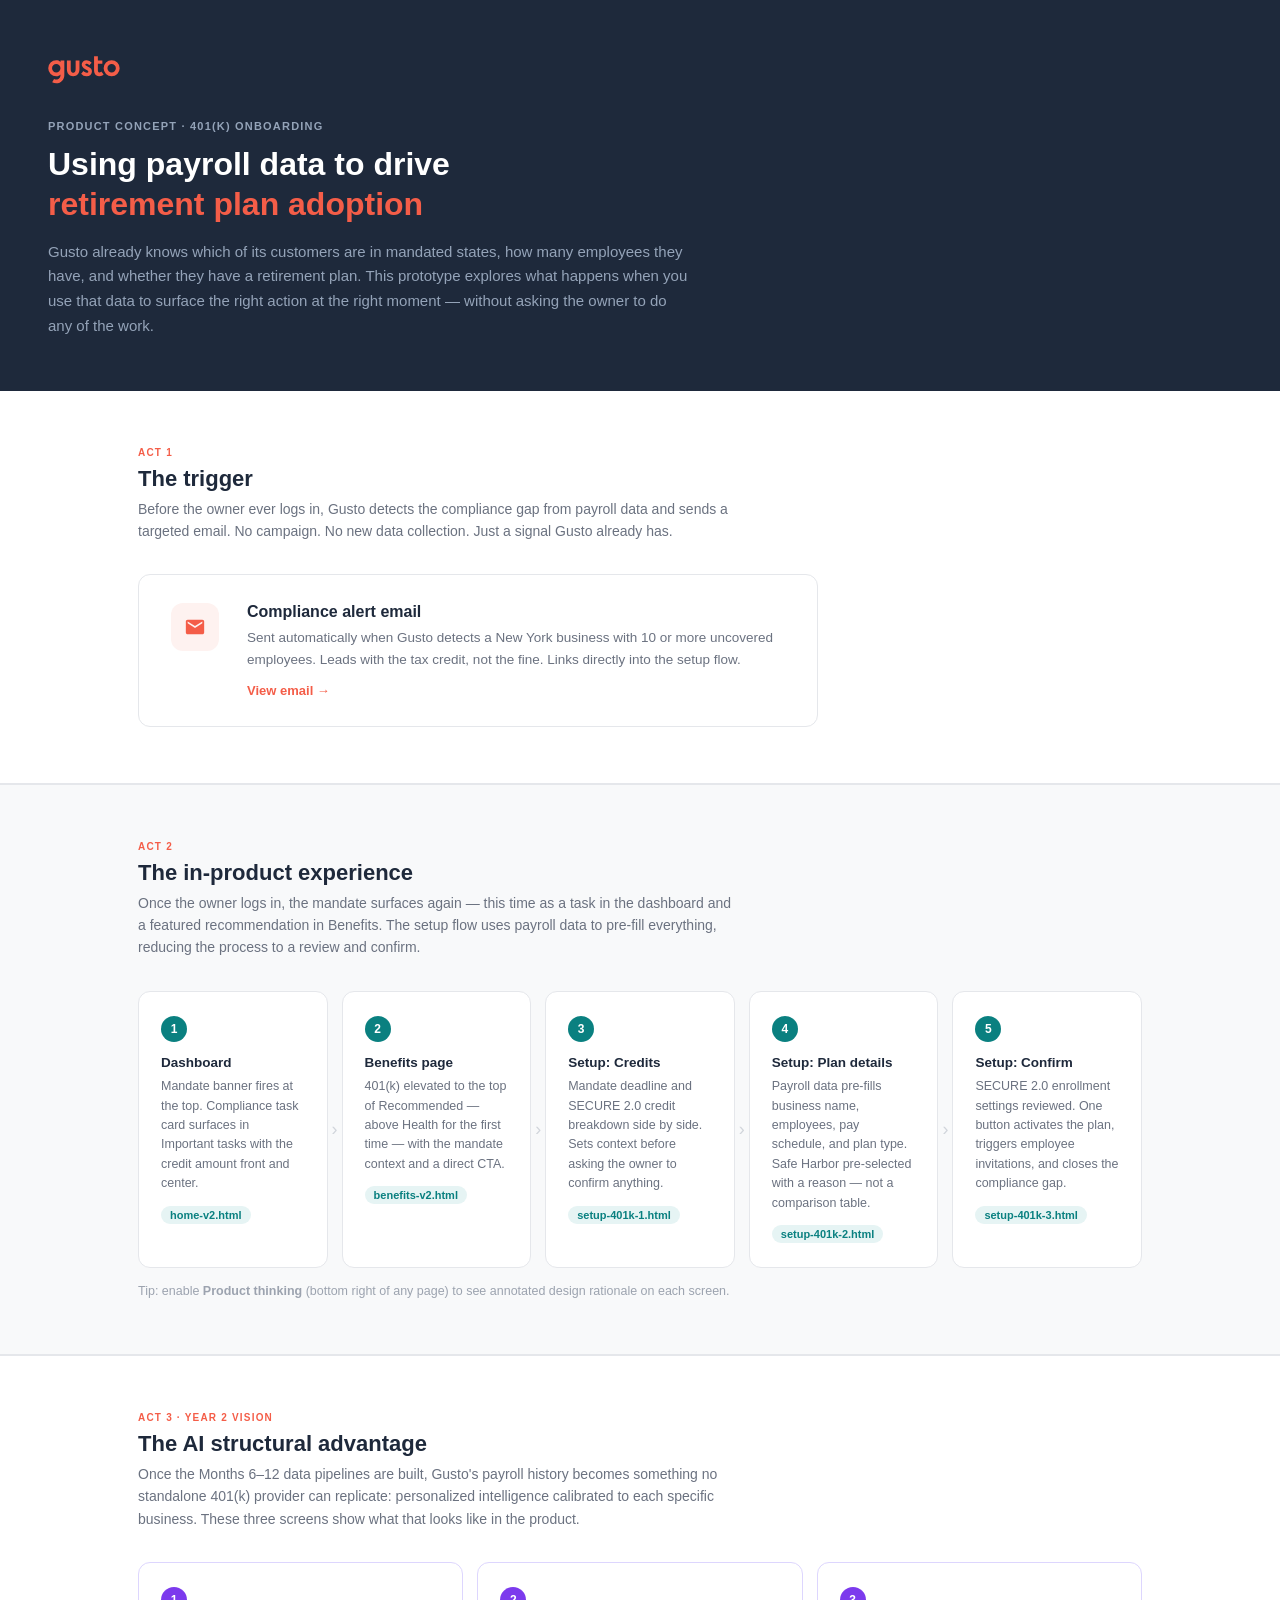
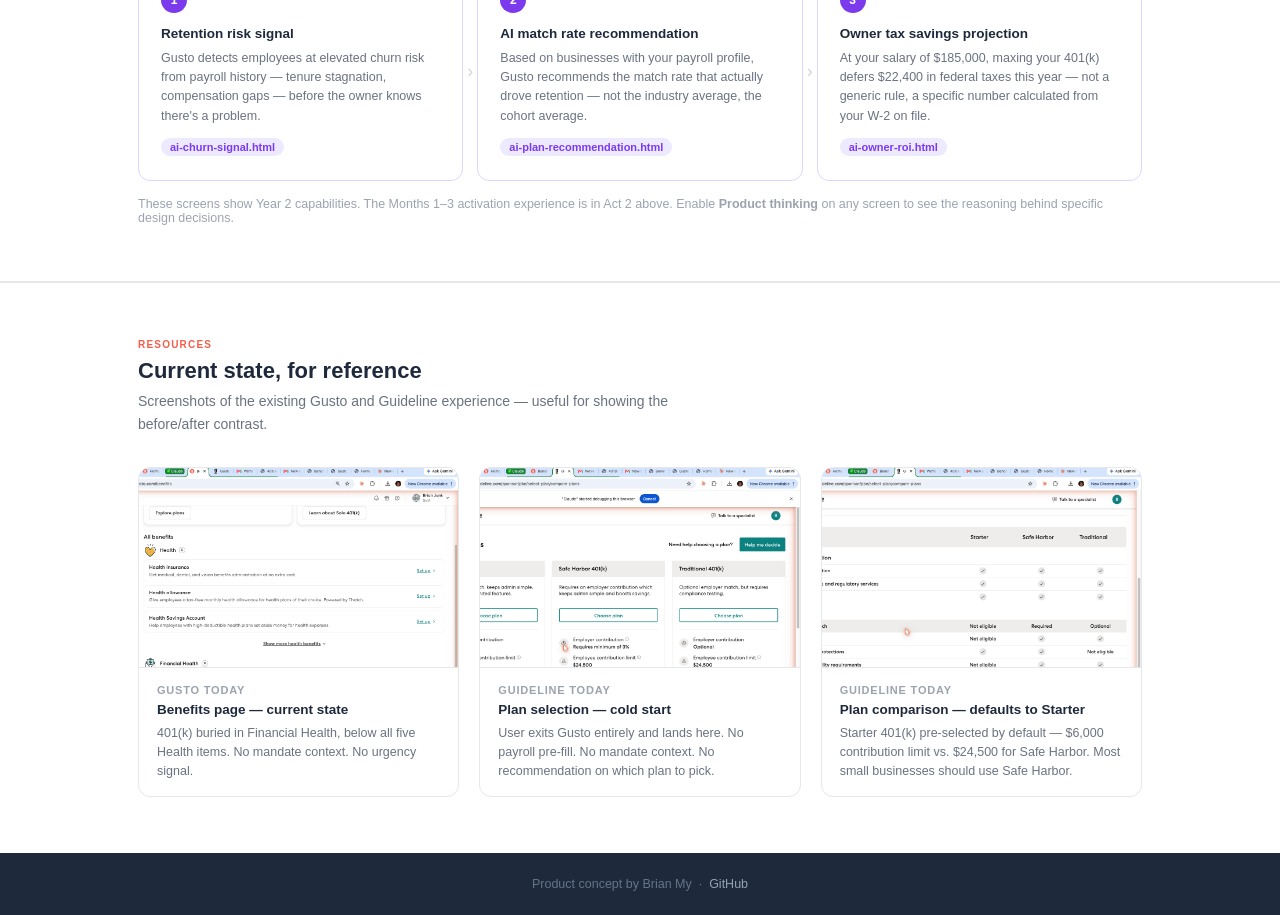
<file: index.html>
<!DOCTYPE html>
<html lang="en">
<head>
  <meta charset="UTF-8">
  <meta name="viewport" content="width=device-width, initial-scale=1.0">
  <title>Gusto 401(k) — Prototype</title>
  <link rel="stylesheet" href="styles.css">
  <style>
    * { box-sizing: border-box; margin: 0; padding: 0; }

    body {
      font-family: 'GCentra', -apple-system, BlinkMacSystemFont, sans-serif;
      background: #F8F9FA;
      color: #374151;
    }

    /* ── Hero ── */
    .hero {
      background: #1E293B;
      color: white;
      padding: 56px 48px 52px;
    }
    .hero-logo {
      display: flex;
      align-items: center;
      gap: 12px;
      margin-bottom: 36px;
    }
    .hero-eyebrow {
      font-size: 11px;
      font-weight: 700;
      letter-spacing: 1.2px;
      text-transform: uppercase;
      color: #94A3B8;
      margin-bottom: 12px;
    }
    .hero-title {
      font-size: 32px;
      font-weight: 700;
      line-height: 1.25;
      margin-bottom: 16px;
      color: white;
    }
    .hero-title span { color: #F45D48; }
    .hero-desc {
      font-size: 15px;
      color: #94A3B8;
      line-height: 1.65;
      max-width: 640px;
    }

    /* ── Sections ── */
    .section {
      padding: 56px 48px;
      max-width: 1100px;
      margin: 0 auto;
    }
    .section-label {
      font-size: 10px;
      font-weight: 700;
      letter-spacing: 1.2px;
      text-transform: uppercase;
      color: #F45D48;
      margin-bottom: 8px;
    }
    .section-title {
      font-size: 22px;
      font-weight: 700;
      color: #1E293B;
      margin-bottom: 6px;
    }
    .section-desc {
      font-size: 14px;
      color: #6B7280;
      line-height: 1.6;
      max-width: 600px;
      margin-bottom: 32px;
    }
    .divider {
      border: none;
      border-top: 1px solid #E5E7EB;
    }

    /* ── Act 1: Email ── */
    .email-card {
      display: flex;
      align-items: flex-start;
      gap: 28px;
      background: white;
      border: 1px solid #E5E7EB;
      border-radius: 12px;
      padding: 28px 32px;
      text-decoration: none;
      color: inherit;
      transition: box-shadow 0.15s, border-color 0.15s;
      max-width: 680px;
    }
    .email-card:hover {
      border-color: #F45D48;
      box-shadow: 0 4px 20px rgba(244, 93, 72, 0.1);
    }
    .email-icon {
      width: 48px;
      height: 48px;
      border-radius: 12px;
      background: #FEF2F0;
      color: #F45D48;
      display: flex;
      align-items: center;
      justify-content: center;
      flex-shrink: 0;
    }
    .email-card-title {
      font-size: 16px;
      font-weight: 700;
      color: #1E293B;
      margin-bottom: 6px;
    }
    .email-card-desc {
      font-size: 13.5px;
      color: #6B7280;
      line-height: 1.6;
    }
    .email-card-cta {
      margin-top: 12px;
      font-size: 13px;
      font-weight: 600;
      color: #F45D48;
    }

    /* ── Act 2: Flow ── */
    .flow {
      display: flex;
      align-items: stretch;
      gap: 0;
    }
    .flow-step {
      flex: 1;
      background: white;
      border: 1px solid #E5E7EB;
      border-radius: 12px;
      padding: 24px 22px;
      text-decoration: none;
      color: inherit;
      transition: box-shadow 0.15s, border-color 0.15s;
      position: relative;
    }
    .flow-step:hover {
      border-color: #0A8080;
      box-shadow: 0 4px 16px rgba(10, 128, 128, 0.1);
      z-index: 1;
    }
    .flow-connector {
      display: flex;
      align-items: center;
      padding: 0 4px;
      color: #D1D5DB;
      font-size: 18px;
      flex-shrink: 0;
    }
    .step-num {
      width: 26px;
      height: 26px;
      border-radius: 50%;
      background: #0A8080;
      color: white;
      font-size: 12px;
      font-weight: 700;
      display: flex;
      align-items: center;
      justify-content: center;
      margin-bottom: 12px;
    }
    .step-title {
      font-size: 13.5px;
      font-weight: 700;
      color: #1E293B;
      margin-bottom: 6px;
      line-height: 1.3;
    }
    .step-desc {
      font-size: 12.5px;
      color: #6B7280;
      line-height: 1.55;
    }
    .step-tag {
      display: inline-block;
      margin-top: 12px;
      font-size: 11px;
      font-weight: 600;
      color: #0A8080;
      background: #E6F4F4;
      padding: 3px 9px;
      border-radius: 100px;
    }

    /* ── Resources ── */
    .screenshots {
      display: grid;
      grid-template-columns: repeat(3, 1fr);
      gap: 20px;
    }
    .screenshot-card {
      background: white;
      border: 1px solid #E5E7EB;
      border-radius: 12px;
      overflow: hidden;
    }
    .screenshot-img {
      width: 100%;
      height: 200px;
      object-fit: cover;
      object-position: top;
      display: block;
      border-bottom: 1px solid #E5E7EB;
    }
    .screenshot-body {
      padding: 16px 18px;
    }
    .screenshot-label {
      font-size: 11px;
      font-weight: 700;
      text-transform: uppercase;
      letter-spacing: 0.8px;
      color: #9CA3AF;
      margin-bottom: 5px;
    }
    .screenshot-title {
      font-size: 13.5px;
      font-weight: 600;
      color: #1E293B;
      margin-bottom: 5px;
      line-height: 1.35;
    }
    .screenshot-desc {
      font-size: 12.5px;
      color: #6B7280;
      line-height: 1.5;
    }

    /* ── Footer ── */
    .footer {
      background: #1E293B;
      color: #64748B;
      font-size: 12.5px;
      text-align: center;
      padding: 24px 48px;
    }
    .footer a { color: #94A3B8; text-decoration: none; }
    .footer a:hover { color: white; }
  </style>
</head>
<body>

<!-- ── Hero ── -->
<div class="hero">
  <div class="hero-logo">
    <svg viewBox="0 0 1040.65 399.35" xmlns="http://www.w3.org/2000/svg" style="width:72px;height:auto;color:#F45D48;" aria-label="Gusto" role="img">
      <path fill="currentColor" d="M920.06 61.34A115.69 115.69 0 1 0 1035.74 177 115.81 115.81 0 0 0 920.06 61.34zm0 176.5A60.82 60.82 0 1 1 980.88 177a60.89 60.89 0 0 1-60.82 60.84zM579.44 153.62l-20.21-10.1q-13.14-6.47-16.46-10.2a12 12 0 0 1-3.33-8.18c0-3.9 1.74-7.17 5.25-9.8s8.35-3.94 14.54-3.94q17 0 37.78 20.61l34.14-34.14a89.18 89.18 0 0 0-72.32-36.36q-31.32 0-51.41 18.48t-20.1 44.54q0 40.41 53.33 67.28l18.58 9.29q24 12.12 24 24.85 0 6.87-6.66 12.12T559 243.32q-10.11 0-23.13-7a85.18 85.18 0 0 1-23-18L479.24 255q28.67 37.57 76.76 37.57 36.16 0 57.68-19.59t21.51-48.89q0-22-11.92-38.38t-43.83-32.09zM236.05 65.92h-54.87l.18 19.73c-17.77-18-39.66-24.31-62.18-24.31a115.69 115.69 0 0 0 0 231.38c26.63 0 49.42-11.8 61.16-26.81 0 .91-.08 11.82-.11 13-.22 7.46-1.3 19.41-8.33 31.62A60.6 60.6 0 0 1 87.53 331l-27.29 47.5a114.77 114.77 0 0 0 59.46 16.64c30.36 0 68.22-12 95.07-49.21 22.33-30.92 21.28-60.13 21.28-88.41zM119.18 237.84A60.82 60.82 0 1 1 180 177a60.88 60.88 0 0 1-60.82 60.84zM454.8 65.92h-55.15v110c.11 15.58.09 42.57-11.4 54.14-5.51 5.54-11.51 10.5-24.24 10.5s-18.78-5-24.28-10.5c-11.49-11.57-11.46-38.56-11.35-54.14v-110h-55.11v109.61c-.15 22.57-.43 64.6 27.24 92.45 16.24 16.34 35.58 24.63 63.54 24.63s47.31-8.29 63.55-24.63c27.67-27.85 27.39-69.88 27.24-92.45z"/><path fill="currentColor" d="M740.05 237.18c-6.29-.85-12.48-5.34-16-13.54-2.41-5.62-3.28-13-3.28-22.09V113.1h64.81V65.75h-64.81V4.25h-55v192.84c0 18.91 1.52 41.83 14 63 10.65 18 29.41 32.55 60.2 32.55 37.33 0 64.19-27 64.19-27l-33-40.58s-14.49 14.37-31.11 12.12z"/>
    </svg>
  </div>
  <div class="hero-eyebrow">Product concept · 401(k) onboarding</div>
  <h1 class="hero-title">Using payroll data to drive<br><span>retirement plan adoption</span></h1>
  <p class="hero-desc">Gusto already knows which of its customers are in mandated states, how many employees they have, and whether they have a retirement plan. This prototype explores what happens when you use that data to surface the right action at the right moment — without asking the owner to do any of the work.</p>
</div>

<!-- ── Act 1 ── -->
<div style="background: white; border-bottom: 1px solid #E5E7EB;">
  <div class="section">
    <div class="section-label">Act 1</div>
    <div class="section-title">The trigger</div>
    <p class="section-desc">Before the owner ever logs in, Gusto detects the compliance gap from payroll data and sends a targeted email. No campaign. No new data collection. Just a signal Gusto already has.</p>
    <a href="email-compliance-alert.html" class="email-card">
      <div class="email-icon">
        <svg width="22" height="22" viewBox="0 0 24 24" fill="currentColor"><path d="M20 4H4c-1.1 0-2 .9-2 2v12c0 1.1.9 2 2 2h16c1.1 0 2-.9 2-2V6c0-1.1-.9-2-2-2zm0 4l-8 5-8-5V6l8 5 8-5v2z"/></svg>
      </div>
      <div>
        <div class="email-card-title">Compliance alert email</div>
        <div class="email-card-desc">Sent automatically when Gusto detects a New York business with 10 or more uncovered employees. Leads with the tax credit, not the fine. Links directly into the setup flow.</div>
        <div class="email-card-cta">View email →</div>
      </div>
    </a>
  </div>
</div>

<hr class="divider">

<!-- ── Act 2 ── -->
<div style="background: #F8F9FA; border-bottom: 1px solid #E5E7EB;">
  <div class="section">
    <div class="section-label">Act 2</div>
    <div class="section-title">The in-product experience</div>
    <p class="section-desc">Once the owner logs in, the mandate surfaces again — this time as a task in the dashboard and a featured recommendation in Benefits. The setup flow uses payroll data to pre-fill everything, reducing the process to a review and confirm.</p>
    <div class="flow">
      <a href="home-v2.html" class="flow-step">
        <div class="step-num">1</div>
        <div class="step-title">Dashboard</div>
        <div class="step-desc">Mandate banner fires at the top. Compliance task card surfaces in Important tasks with the credit amount front and center.</div>
        <span class="step-tag">home-v2.html</span>
      </a>
      <div class="flow-connector">›</div>
      <a href="benefits-v2.html" class="flow-step">
        <div class="step-num">2</div>
        <div class="step-title">Benefits page</div>
        <div class="step-desc">401(k) elevated to the top of Recommended — above Health for the first time — with the mandate context and a direct CTA.</div>
        <span class="step-tag">benefits-v2.html</span>
      </a>
      <div class="flow-connector">›</div>
      <a href="setup-401k-1.html" class="flow-step">
        <div class="step-num">3</div>
        <div class="step-title">Setup: Credits</div>
        <div class="step-desc">Mandate deadline and SECURE 2.0 credit breakdown side by side. Sets context before asking the owner to confirm anything.</div>
        <span class="step-tag">setup-401k-1.html</span>
      </a>
      <div class="flow-connector">›</div>
      <a href="setup-401k-2.html" class="flow-step">
        <div class="step-num">4</div>
        <div class="step-title">Setup: Plan details</div>
        <div class="step-desc">Payroll data pre-fills business name, employees, pay schedule, and plan type. Safe Harbor pre-selected with a reason — not a comparison table.</div>
        <span class="step-tag">setup-401k-2.html</span>
      </a>
      <div class="flow-connector">›</div>
      <a href="setup-401k-3.html" class="flow-step">
        <div class="step-num">5</div>
        <div class="step-title">Setup: Confirm</div>
        <div class="step-desc">SECURE 2.0 enrollment settings reviewed. One button activates the plan, triggers employee invitations, and closes the compliance gap.</div>
        <span class="step-tag">setup-401k-3.html</span>
      </a>
    </div>
    <p style="margin-top:16px; font-size:12.5px; color:#9CA3AF;">Tip: enable <strong>Product thinking</strong> (bottom right of any page) to see annotated design rationale on each screen.</p>
  </div>
</div>

<hr class="divider">

<!-- ── Act 3: AI Advantage ── -->
<div style="background: white; border-bottom: 1px solid #E5E7EB;">
  <div class="section">
    <div class="section-label">Act 3 · Year 2 Vision</div>
    <div class="section-title">The AI structural advantage</div>
    <p class="section-desc">Once the Months 6–12 data pipelines are built, Gusto's payroll history becomes something no standalone 401(k) provider can replicate: personalized intelligence calibrated to each specific business. These three screens show what that looks like in the product.</p>
    <div class="flow">
      <a href="ai-churn-signal.html" class="flow-step" style="border-color: #DDD6FE;">
        <div class="step-num" style="background: #7C3AED;">1</div>
        <div class="step-title">Retention risk signal</div>
        <div class="step-desc">Gusto detects employees at elevated churn risk from payroll history — tenure stagnation, compensation gaps — before the owner knows there's a problem.</div>
        <span class="step-tag" style="background:#EDE9FE;color:#7C3AED;">ai-churn-signal.html</span>
      </a>
      <div class="flow-connector">›</div>
      <a href="ai-plan-recommendation.html" class="flow-step" style="border-color: #DDD6FE;">
        <div class="step-num" style="background: #7C3AED;">2</div>
        <div class="step-title">AI match rate recommendation</div>
        <div class="step-desc">Based on businesses with your payroll profile, Gusto recommends the match rate that actually drove retention — not the industry average, the cohort average.</div>
        <span class="step-tag" style="background:#EDE9FE;color:#7C3AED;">ai-plan-recommendation.html</span>
      </a>
      <div class="flow-connector">›</div>
      <a href="ai-owner-roi.html" class="flow-step" style="border-color: #DDD6FE;">
        <div class="step-num" style="background: #7C3AED;">3</div>
        <div class="step-title">Owner tax savings projection</div>
        <div class="step-desc">At your salary of $185,000, maxing your 401(k) defers $22,400 in federal taxes this year — not a generic rule, a specific number calculated from your W-2 on file.</div>
        <span class="step-tag" style="background:#EDE9FE;color:#7C3AED;">ai-owner-roi.html</span>
      </a>
    </div>
    <p style="margin-top:16px; font-size:12.5px; color:#9CA3AF;">These screens show Year 2 capabilities. The Months 1–3 activation experience is in Act 2 above. Enable <strong>Product thinking</strong> on any screen to see the reasoning behind specific design decisions.</p>
  </div>
</div>

<hr class="divider">

<!-- ── Resources ── -->
<div style="background: white;">
  <div class="section">
    <div class="section-label">Resources</div>
    <div class="section-title">Current state, for reference</div>
    <p class="section-desc">Screenshots of the existing Gusto and Guideline experience — useful for showing the before/after contrast.</p>
    <div class="screenshots">

      <div class="screenshot-card">
        <img src="teardown/01_gusto_benefits_current.png" alt="Current Gusto Benefits page" class="screenshot-img">
        <div class="screenshot-body">
          <div class="screenshot-label">Gusto today</div>
          <div class="screenshot-title">Benefits page — current state</div>
          <div class="screenshot-desc">401(k) buried in Financial Health, below all five Health items. No mandate context. No urgency signal.</div>
        </div>
      </div>

      <div class="screenshot-card">
        <img src="teardown/03_guideline_plan_picker_top.png" alt="Guideline plan picker" class="screenshot-img">
        <div class="screenshot-body">
          <div class="screenshot-label">Guideline today</div>
          <div class="screenshot-title">Plan selection — cold start</div>
          <div class="screenshot-desc">User exits Gusto entirely and lands here. No payroll pre-fill. No mandate context. No recommendation on which plan to pick.</div>
        </div>
      </div>

      <div class="screenshot-card">
        <img src="teardown/02_guideline_plan_selection.png" alt="Guideline comparison table" class="screenshot-img">
        <div class="screenshot-body">
          <div class="screenshot-label">Guideline today</div>
          <div class="screenshot-title">Plan comparison — defaults to Starter</div>
          <div class="screenshot-desc">Starter 401(k) pre-selected by default — $6,000 contribution limit vs. $24,500 for Safe Harbor. Most small businesses should use Safe Harbor.</div>
        </div>
      </div>

    </div>
  </div>
</div>

<!-- ── Footer ── -->
<div class="footer">
  Product concept by Brian My &nbsp;·&nbsp; <a href="https://github.com/brianmy/gusto-401k" target="_blank">GitHub</a>
</div>

</body>
</html>
</file>
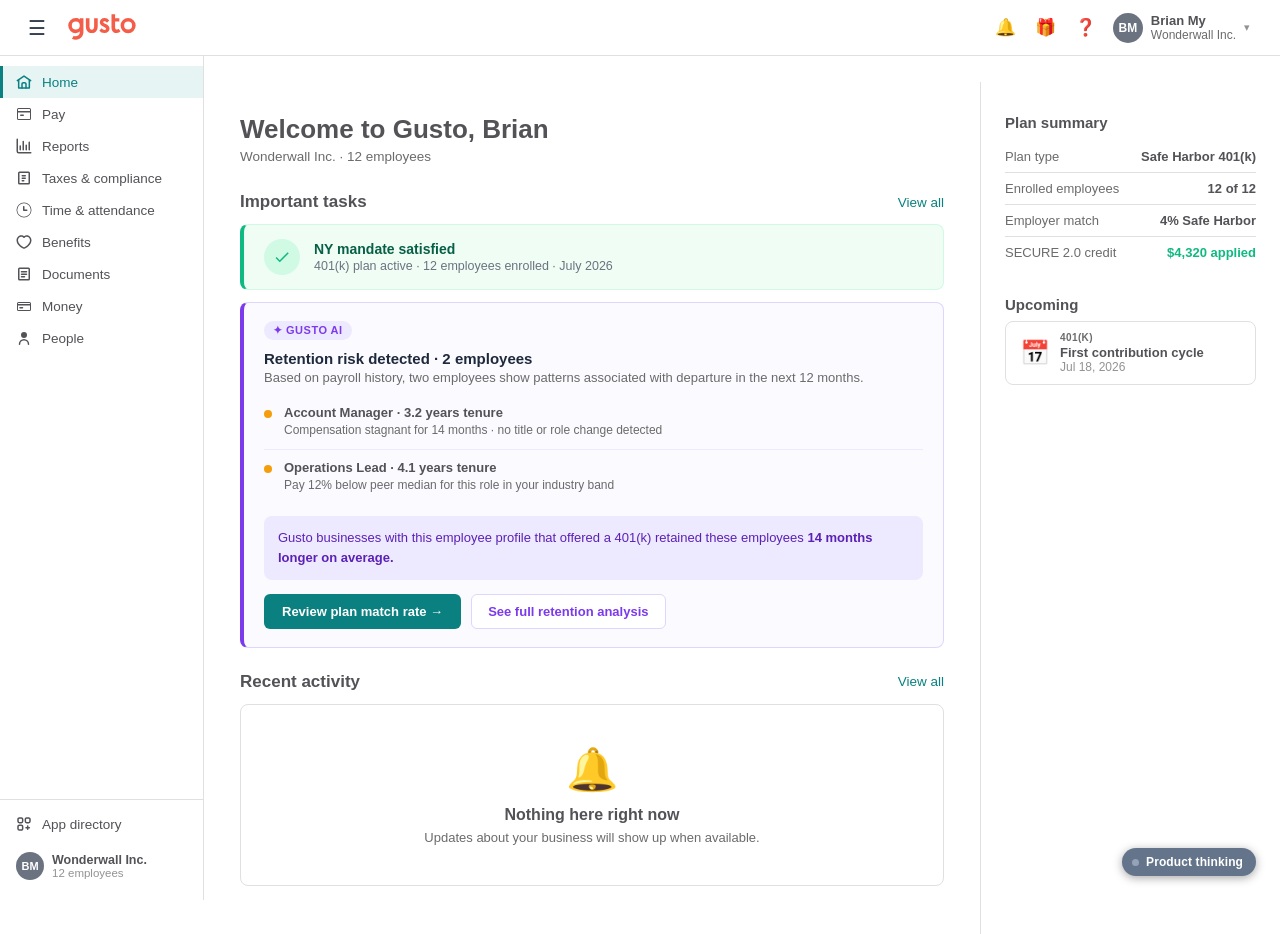
<file: ai-churn-signal.html>
<!DOCTYPE html>
<html lang="en">
<head>
  <meta charset="UTF-8">
  <meta name="viewport" content="width=device-width, initial-scale=1.0">
  <title>Home | Wonderwall Inc. | Gusto</title>
  <link rel="stylesheet" href="styles.css">
  <style>
    .vision-banner {
      background: #7C3AED;
      color: white;
      text-align: center;
      font-size: 11.5px;
      font-weight: 600;
      padding: 7px 16px;
      letter-spacing: 0.4px;
    }
    .vision-banner a { color: #DDD6FE; text-decoration: underline; }

    .ai-card {
      border: 1.5px solid #DDD6FE;
      border-left: 4px solid #7C3AED;
      border-radius: var(--radius);
      padding: 18px 20px;
      margin-bottom: 12px;
      background: #FAFAFF;
      position: relative;
    }
    .ai-badge {
      display: inline-flex;
      align-items: center;
      gap: 5px;
      background: #EDE9FE;
      color: #7C3AED;
      font-size: 11px;
      font-weight: 700;
      padding: 3px 9px;
      border-radius: 100px;
      text-transform: uppercase;
      letter-spacing: 0.5px;
      margin-bottom: 10px;
    }
    .risk-rows { margin: 10px 0; }
    .risk-row {
      display: flex;
      align-items: flex-start;
      gap: 12px;
      padding: 10px 0;
      border-bottom: 1px solid #EDE9FE;
    }
    .risk-row:last-child { border-bottom: none; }
    .risk-dot {
      width: 8px; height: 8px;
      border-radius: 50%;
      background: #F59E0B;
      flex-shrink: 0;
      margin-top: 5px;
    }
    .risk-label { font-size: 13px; font-weight: 600; color: var(--text-primary); margin-bottom: 2px; }
    .risk-signal { font-size: 12px; color: var(--text-secondary); line-height: 1.4; }
    .cohort-stat {
      background: #EDE9FE;
      border-radius: 8px;
      padding: 12px 14px;
      margin-top: 12px;
      font-size: 13px;
      color: #5B21B6;
      line-height: 1.55;
    }
    .done-card {
      border: 1.5px solid #D1FAE5;
      border-left: 4px solid #10B981;
      border-radius: var(--radius);
      padding: 14px 20px;
      margin-bottom: 12px;
      background: #F0FDF4;
      display: flex;
      align-items: center;
      gap: 14px;
    }
  </style>
</head>
<body>

<div class="vision-banner">
  Year 2 vision &nbsp;·&nbsp; AI capabilities enabled by the Months 6–12 data foundation &nbsp;&nbsp;<a href="index.html">← Back to overview</a>
</div>

<button class="cm-toggle cm-off" id="cm-toggle">
  <span class="cm-toggle-dot"></span>
  Product thinking
</button>

<header class="topbar">
  <button class="icon-btn" style="font-size:20px;color:#374151;">☰</button>
  <a href="home-v2.html" style="display:flex;align-items:center;text-decoration:none;line-height:0;">
    <svg viewBox="0 0 1040.65 399.35" xmlns="http://www.w3.org/2000/svg" style="width:68px;height:auto;color:var(--gusto-red);display:block;" aria-label="Gusto" role="img">
      <path fill="currentColor" d="M920.06 61.34A115.69 115.69 0 1 0 1035.74 177 115.81 115.81 0 0 0 920.06 61.34zm0 176.5A60.82 60.82 0 1 1 980.88 177a60.89 60.89 0 0 1-60.82 60.84zM579.44 153.62l-20.21-10.1q-13.14-6.47-16.46-10.2a12 12 0 0 1-3.33-8.18c0-3.9 1.74-7.17 5.25-9.8s8.35-3.94 14.54-3.94q17 0 37.78 20.61l34.14-34.14a89.18 89.18 0 0 0-72.32-36.36q-31.32 0-51.41 18.48t-20.1 44.54q0 40.41 53.33 67.28l18.58 9.29q24 12.12 24 24.85 0 6.87-6.66 12.12T559 243.32q-10.11 0-23.13-7a85.18 85.18 0 0 1-23-18L479.24 255q28.67 37.57 76.76 37.57 36.16 0 57.68-19.59t21.51-48.89q0-22-11.92-38.38t-43.83-32.09zM236.05 65.92h-54.87l.18 19.73c-17.77-18-39.66-24.31-62.18-24.31a115.69 115.69 0 0 0 0 231.38c26.63 0 49.42-11.8 61.16-26.81 0 .91-.08 11.82-.11 13-.22 7.46-1.3 19.41-8.33 31.62A60.6 60.6 0 0 1 87.53 331l-27.29 47.5a114.77 114.77 0 0 0 59.46 16.64c30.36 0 68.22-12 95.07-49.21 22.33-30.92 21.28-60.13 21.28-88.41zM119.18 237.84A60.82 60.82 0 1 1 180 177a60.88 60.88 0 0 1-60.82 60.84zM454.8 65.92h-55.15v110c.11 15.58.09 42.57-11.4 54.14-5.51 5.54-11.51 10.5-24.24 10.5s-18.78-5-24.28-10.5c-11.49-11.57-11.46-38.56-11.35-54.14v-110h-55.11v109.61c-.15 22.57-.43 64.6 27.24 92.45 16.24 16.34 35.58 24.63 63.54 24.63s47.31-8.29 63.55-24.63c27.67-27.85 27.39-69.88 27.24-92.45z"/>
      <path fill="currentColor" d="M740.05 237.18c-6.29-.85-12.48-5.34-16-13.54-2.41-5.62-3.28-13-3.28-22.09V113.1h64.81V65.75h-64.81V4.25h-55v192.84c0 18.91 1.52 41.83 14 63 10.65 18 29.41 32.55 60.2 32.55 37.33 0 64.19-27 64.19-27l-33-40.58s-14.49 14.37-31.11 12.12z"/>
    </svg>
  </a>
  <div class="topbar-right">
    <button class="icon-btn">🔔</button>
    <button class="icon-btn">🎁</button>
    <button class="icon-btn">❓</button>
    <div class="user-chip">
      <div class="avatar">BM</div>
      <div>
        <div class="user-name">Brian My</div>
        <div class="user-company">Wonderwall Inc.</div>
      </div>
      <span style="color:var(--text-muted);font-size:11px;">▾</span>
    </div>
  </div>
</header>

<div class="app-shell">

  <nav class="sidebar">
    <a href="home-v2.html" class="nav-item active">
      <svg class="nav-svg" viewBox="0 0 16 16" fill="currentColor"><path fill-rule="evenodd" d="M2.667 4.983a.75.75 0 0 1 .75.75v7.517h9.166V5.733a.75.75 0 0 1 1.5 0V14a.75.75 0 0 1-.75.75H2.667a.75.75 0 0 1-.75-.75V5.733a.75.75 0 0 1 .75-.75" clip-rule="evenodd"/><path fill-rule="evenodd" d="M7.57 1.386a.75.75 0 0 1 .86 0l6.667 4.666a.75.75 0 0 1-.86 1.23L8 2.914 1.763 7.281a.75.75 0 1 1-.86-1.229zM5.25 10c0-1.15.932-2.083 2.083-2.083h1.334c1.15 0 2.083.932 2.083 2.083v4a.75.75 0 0 1-1.5 0v-4a.583.583 0 0 0-.583-.583H7.333A.583.583 0 0 0 6.75 10v4a.75.75 0 0 1-1.5 0z" clip-rule="evenodd"/></svg>
      Home
    </a>
    <a href="#" class="nav-item"><svg class="nav-svg" viewBox="0 0 16 16" fill="currentColor"><path fill-rule="evenodd" d="M2.5 2A1.5 1.5 0 0 0 1 3.5v9A1.5 1.5 0 0 0 2.5 14h11a1.5 1.5 0 0 0 1.5-1.5v-9A1.5 1.5 0 0 0 13.5 2zM2 3.5a.5.5 0 0 1 .5-.5h11a.5.5 0 0 1 .5.5V5H2zm0 3h12v6a.5.5 0 0 1-.5.5h-11a.5.5 0 0 1-.5-.5zM4 9.25a.75.75 0 0 1 .75-.75h2.5a.75.75 0 0 1 0 1.5h-2.5A.75.75 0 0 1 4 9.25z" clip-rule="evenodd"/></svg>Pay</a>
    <a href="#" class="nav-item"><svg class="nav-svg" viewBox="0 0 16 16" fill="currentColor"><path fill-rule="evenodd" d="M4.25 7.25A.75.75 0 0 1 5 8v3.75a.75.75 0 0 1-1.5 0V8a.75.75 0 0 1 .75-.75m3-4.5A.75.75 0 0 1 8 3.5v8.25a.75.75 0 0 1-1.5 0V3.5a.75.75 0 0 1 .75-.75m3 3.675a.75.75 0 0 1 .75.75v4.575a.75.75 0 0 1-1.5 0V7.175a.75.75 0 0 1 .75-.75m3-2.925a.75.75 0 0 1 .75.75v7.5a.75.75 0 0 1-1.5 0v-7.5a.75.75 0 0 1 .75-.75" clip-rule="evenodd"/><path fill-rule="evenodd" d="M1.25.5a.75.75 0 0 1 .75.75v12c0 .415.335.75.75.75h12a.75.75 0 0 1 0 1.5h-12A2.25 2.25 0 0 1 .5 13.25v-12A.75.75 0 0 1 1.25.5" clip-rule="evenodd"/></svg>Reports</a>
    <a href="#" class="nav-item"><svg class="nav-svg" viewBox="0 0 16 16" fill="currentColor"><path fill-rule="evenodd" d="M3.5 1.5A1.5 1.5 0 0 0 2 3v10a1.5 1.5 0 0 0 1.5 1.5h9A1.5 1.5 0 0 0 14 13V3a1.5 1.5 0 0 0-1.5-1.5zM3.5 3h9v10h-9zm2 2.75a.75.75 0 0 1 .75-.75h3a.75.75 0 0 1 0 1.5h-3a.75.75 0 0 1-.75-.75zm0 2.5a.75.75 0 0 1 .75-.75h3a.75.75 0 0 1 0 1.5h-3a.75.75 0 0 1-.75-.75zm0 2.5a.75.75 0 0 1 .75-.75h1.5a.75.75 0 0 1 0 1.5h-1.5a.75.75 0 0 1-.75-.75z" clip-rule="evenodd"/></svg>Taxes &amp; compliance</a>
    <a href="#" class="nav-item"><svg class="nav-svg" viewBox="0 0 16 16" fill="currentColor"><path fill-rule="evenodd" d="M8 1.25a6.75 6.75 0 1 0 0 13.5A6.75 6.75 0 0 0 8 1.25zM.5 8a7.5 7.5 0 1 1 15 0A7.5 7.5 0 0 1 .5 8zm7.25-4a.75.75 0 0 1 .75.75V7.5h2.25a.75.75 0 0 1 0 1.5h-3a.75.75 0 0 1-.75-.75v-4A.75.75 0 0 1 7.75 4z" clip-rule="evenodd"/></svg>Time &amp; attendance</a>
    <a href="benefits-v2.html" class="nav-item"><svg class="nav-svg" viewBox="0 0 16 16" fill="currentColor"><path fill-rule="evenodd" d="M5.228 2.75C3.37 2.75 2 4.53 2 6.316c0 1.865 1.172 3.6 2.628 4.918.717.648 1.47 1.167 2.115 1.52.322.176.607.305.84.389.246.09.38.107.417.107s.171-.018.418-.107a6 6 0 0 0 .84-.39 11.4 11.4 0 0 0 2.114-1.52C12.828 9.916 14 8.182 14 6.317c0-1.785-1.37-3.566-3.228-3.566-1.08 0-1.782.53-2.202 1.02a.75.75 0 0 1-1.14 0c-.42-.49-1.121-1.02-2.202-1.02ZM.5 6.316C.5 3.938 2.324 1.25 5.228 1.25c1.219 0 2.131.456 2.772.985a4.26 4.26 0 0 1 2.772-.985c2.904 0 4.728 2.688 4.728 5.066 0 2.486-1.536 4.593-3.122 6.03a13 13 0 0 1-2.4 1.723c-.374.204-.73.37-1.05.485-.305.11-.632.196-.928.196s-.623-.086-.928-.196a8 8 0 0 1-1.05-.485 13 13 0 0 1-2.4-1.724C2.036 10.91.5 8.802.5 6.316" clip-rule="evenodd"/></svg>Benefits</a>
    <a href="#" class="nav-item"><svg class="nav-svg" viewBox="0 0 16 16" fill="currentColor"><path fill-rule="evenodd" d="M3.5 1.5A1.5 1.5 0 0 0 2 3v10a1.5 1.5 0 0 0 1.5 1.5h9A1.5 1.5 0 0 0 14 13V3a1.5 1.5 0 0 0-1.5-1.5zM3.5 3h9v10h-9zm1.25 2.75a.75.75 0 0 1 .75-.75h5a.75.75 0 0 1 0 1.5h-5a.75.75 0 0 1-.75-.75zm0 2.5a.75.75 0 0 1 .75-.75h5a.75.75 0 0 1 0 1.5h-5a.75.75 0 0 1-.75-.75zm0 2.5a.75.75 0 0 1 .75-.75h3a.75.75 0 0 1 0 1.5h-3a.75.75 0 0 1-.75-.75z" clip-rule="evenodd"/></svg>Documents</a>
    <a href="#" class="nav-item"><svg class="nav-svg" viewBox="0 0 16 16" fill="currentColor"><path fill-rule="evenodd" d="M2.5 4A1.5 1.5 0 0 0 1 5.5v6A1.5 1.5 0 0 0 2.5 13h11a1.5 1.5 0 0 0 1.5-1.5v-6A1.5 1.5 0 0 0 13.5 4zM2 5.5a.5.5 0 0 1 .5-.5h11a.5.5 0 0 1 .5.5V6H2zm0 2h12v4a.5.5 0 0 1-.5.5h-11a.5.5 0 0 1-.5-.5zM4 9a.75.75 0 0 0 0 1.5h2.5A.75.75 0 0 0 6.5 9z" clip-rule="evenodd"/></svg>Money</a>
    <a href="#" class="nav-item"><svg class="nav-svg" viewBox="0 0 16 16" fill="currentColor"><path d="M8 8a3 3 0 1 0 0-6 3 3 0 0 0 0 6zm-5.25 6.25a.75.75 0 0 0 1.5 0 3.75 3.75 0 0 1 7.5 0 .75.75 0 0 0 1.5 0 5.25 5.25 0 0 0-10.5 0z"/></svg>People</a>
    <div class="nav-spacer"></div>
    <div class="nav-divider"></div>
    <a href="app-directory.html" class="nav-item"><svg class="nav-svg" viewBox="0 0 16 16" fill="currentColor"><path fill-rule="evenodd" d="M3.333 2.75a.583.583 0 0 0-.583.583v2c0 .323.26.584.583.584h2a.583.583 0 0 0 .584-.584v-2a.583.583 0 0 0-.584-.583zm-2.083.583c0-1.15.932-2.083 2.083-2.083h2c1.151 0 2.084.932 2.084 2.083v2a2.084 2.084 0 0 1-2.084 2.084h-2A2.083 2.083 0 0 1 1.25 5.333zm9.417-.583a.583.583 0 0 0-.584.583v2c0 .323.261.584.584.584h2a.583.583 0 0 0 .583-.584v-2a.583.583 0 0 0-.583-.583zm-2.084.583c0-1.15.933-2.083 2.084-2.083h2c1.15 0 2.083.932 2.083 2.083v2a2.083 2.083 0 0 1-2.083 2.084h-2a2.083 2.083 0 0 1-2.084-2.084zm-5.25 6.75a.583.583 0 0 0-.583.584v2c0 .322.26.583.583.583h2c.323 0 .584-.26.584-.583v-2a.583.583 0 0 0-.584-.584zm-2.083.584c0-1.151.932-2.084 2.083-2.084h2c1.151 0 2.084.933 2.084 2.084v2c0 1.15-.933 2.083-2.084 2.083h-2a2.083 2.083 0 0 1-2.083-2.083zM11.667 9.25a.75.75 0 0 1 .75.75v3.333a.75.75 0 0 1-1.5 0V10a.75.75 0 0 1 .75-.75" clip-rule="evenodd"/><path fill-rule="evenodd" d="M9.25 11.667a.75.75 0 0 1 .75-.75h3.333a.75.75 0 0 1 0 1.5H10a.75.75 0 0 1-.75-.75" clip-rule="evenodd"/></svg>App directory</a>
    <div style="padding:12px 16px 0;">
      <div style="display:flex;align-items:center;gap:8px;">
        <div class="avatar" style="width:28px;height:28px;font-size:11px;">BM</div>
        <div>
          <div style="font-size:12.5px;font-weight:600;">Wonderwall Inc.</div>
          <div style="font-size:11.5px;color:var(--text-muted);">12 employees</div>
        </div>
      </div>
    </div>
  </nav>

  <div class="page-area">
    <div class="home-grid">

      <div class="home-body">
        <h1 style="font-size:26px;font-weight:800;margin-bottom:4px;">Welcome to Gusto, Brian</h1>
        <p style="font-size:13.5px;color:var(--text-secondary);margin-bottom:28px;">Wonderwall Inc. · 12 employees</p>

        <!-- Important tasks -->
        <div class="section-header">
          <span class="section-title">Important tasks</span>
          <a href="#" class="link-action">View all</a>
        </div>

        <!-- Mandate: done -->
        <div class="done-card">
          <div style="width:36px;height:36px;background:#D1FAE5;border-radius:50%;display:flex;align-items:center;justify-content:center;flex-shrink:0;">
            <svg width="18" height="18" viewBox="0 0 24 24" fill="#10B981"><path d="M9 16.17L4.83 12l-1.42 1.41L9 19 21 7l-1.41-1.41z"/></svg>
          </div>
          <div>
            <div style="font-size:14px;font-weight:700;color:#065F46;">NY mandate satisfied</div>
            <div style="font-size:12.5px;color:#6B7280;margin-top:2px;">401(k) plan active · 12 employees enrolled · July 2026</div>
          </div>
        </div>

        <!-- AI churn risk card -->
        <div class="ai-card">
          <span class="cm-badge" style="top:-10px;right:-10px;">1
            <div class="cm-tip cm-tip-l">
              <div class="cm-tip-label">AI data source</div>
              This insight is built from Gusto payroll history — tenure, compensation changes, and pay band comparisons across similar businesses. No standalone 401(k) provider has this signal. It only exists because Gusto owns the payroll relationship.
            </div>
          </span>
          <div class="ai-badge">✦ Gusto AI</div>
          <div style="display:flex;align-items:flex-start;justify-content:space-between;gap:16px;margin-bottom:10px;">
            <div>
              <div style="font-size:15px;font-weight:700;color:#1E293B;">Retention risk detected · 2 employees</div>
              <div style="font-size:13px;color:var(--text-secondary);margin-top:3px;">Based on payroll history, two employees show patterns associated with departure in the next 12 months.</div>
            </div>
          </div>

          <div class="risk-rows" style="position:relative;">
            <span class="cm-badge" style="top:-10px;right:-10px;">2
              <div class="cm-tip cm-tip-l">
                <div class="cm-tip-label">What the model detects</div>
                Compensation stagnation over 12+ months, tenure above the median for this role type, and pay below the peer cohort are the three strongest predictors of departure in Gusto's payroll dataset. Each signal is calculated from actual payroll runs, not a survey.
              </div>
            </span>
            <div class="risk-row">
              <div class="risk-dot"></div>
              <div>
                <div class="risk-label">Account Manager · 3.2 years tenure</div>
                <div class="risk-signal">Compensation stagnant for 14 months · no title or role change detected</div>
              </div>
            </div>
            <div class="risk-row">
              <div class="risk-dot"></div>
              <div>
                <div class="risk-label">Operations Lead · 4.1 years tenure</div>
                <div class="risk-signal">Pay 12% below peer median for this role in your industry band</div>
              </div>
            </div>
          </div>

          <div class="cohort-stat" style="position:relative;">
            <span class="cm-badge" style="top:-10px;right:-10px;">3
              <div class="cm-tip cm-tip-tl">
                <div class="cm-tip-label">Why this is uncontested</div>
                Human Interest and Vestwell can tell an owner the industry-average retention lift from offering 401(k). Gusto can tell them what happened to the specific businesses in their payroll cohort — same size, same industry, same compensation band — when they offered a matching plan. That is a different product.
              </div>
            </span>
            Gusto businesses with this employee profile that offered a 401(k) retained these employees <strong>14 months longer on average.</strong>
          </div>

          <div style="margin-top:14px;display:flex;gap:10px;flex-wrap:wrap;">
            <a href="ai-plan-recommendation.html" class="btn-primary" style="font-size:13px;padding:9px 18px;">Review plan match rate →</a>
            <a href="#" style="font-size:13px;padding:9px 16px;border:1.5px solid #DDD6FE;border-radius:6px;color:#7C3AED;font-weight:600;text-decoration:none;background:white;">See full retention analysis</a>
          </div>
        </div>

        <!-- Recent activity -->
        <div class="section-header" style="margin-top:24px;">
          <span class="section-title">Recent activity</span>
          <a href="#" class="link-action">View all</a>
        </div>
        <div class="empty-card" style="margin-bottom:0;">
          <div class="empty-icon">🔔</div>
          <div class="empty-title">Nothing here right now</div>
          <div class="empty-desc">Updates about your business will show up when available.</div>
        </div>
      </div>

      <!-- Right panel -->
      <div class="home-panel">
        <div class="panel-section">
          <div class="panel-title">Plan summary</div>
          <div style="margin-top:10px;">
            <div style="display:flex;justify-content:space-between;font-size:13px;padding:8px 0;border-bottom:1px solid var(--border);">
              <span style="color:var(--text-secondary);">Plan type</span>
              <span style="font-weight:600;">Safe Harbor 401(k)</span>
            </div>
            <div style="display:flex;justify-content:space-between;font-size:13px;padding:8px 0;border-bottom:1px solid var(--border);">
              <span style="color:var(--text-secondary);">Enrolled employees</span>
              <span style="font-weight:600;">12 of 12</span>
            </div>
            <div style="display:flex;justify-content:space-between;font-size:13px;padding:8px 0;border-bottom:1px solid var(--border);">
              <span style="color:var(--text-secondary);">Employer match</span>
              <span style="font-weight:600;">4% Safe Harbor</span>
            </div>
            <div style="display:flex;justify-content:space-between;font-size:13px;padding:8px 0;">
              <span style="color:var(--text-secondary);">SECURE 2.0 credit</span>
              <span style="font-weight:600;color:#10B981;">$4,320 applied</span>
            </div>
          </div>
        </div>

        <div class="panel-section">
          <div class="panel-title">Upcoming</div>
          <div class="calendar-pill">
            <span style="font-size:24px;">📅</span>
            <div>
              <div class="cal-tag">401(k)</div>
              <div class="cal-title">First contribution cycle</div>
              <div class="cal-date">Jul 18, 2026</div>
            </div>
          </div>
        </div>
      </div>

    </div>
  </div>

</div>

<script src="coachmarks.js"></script>
</body>
</html>
</file>
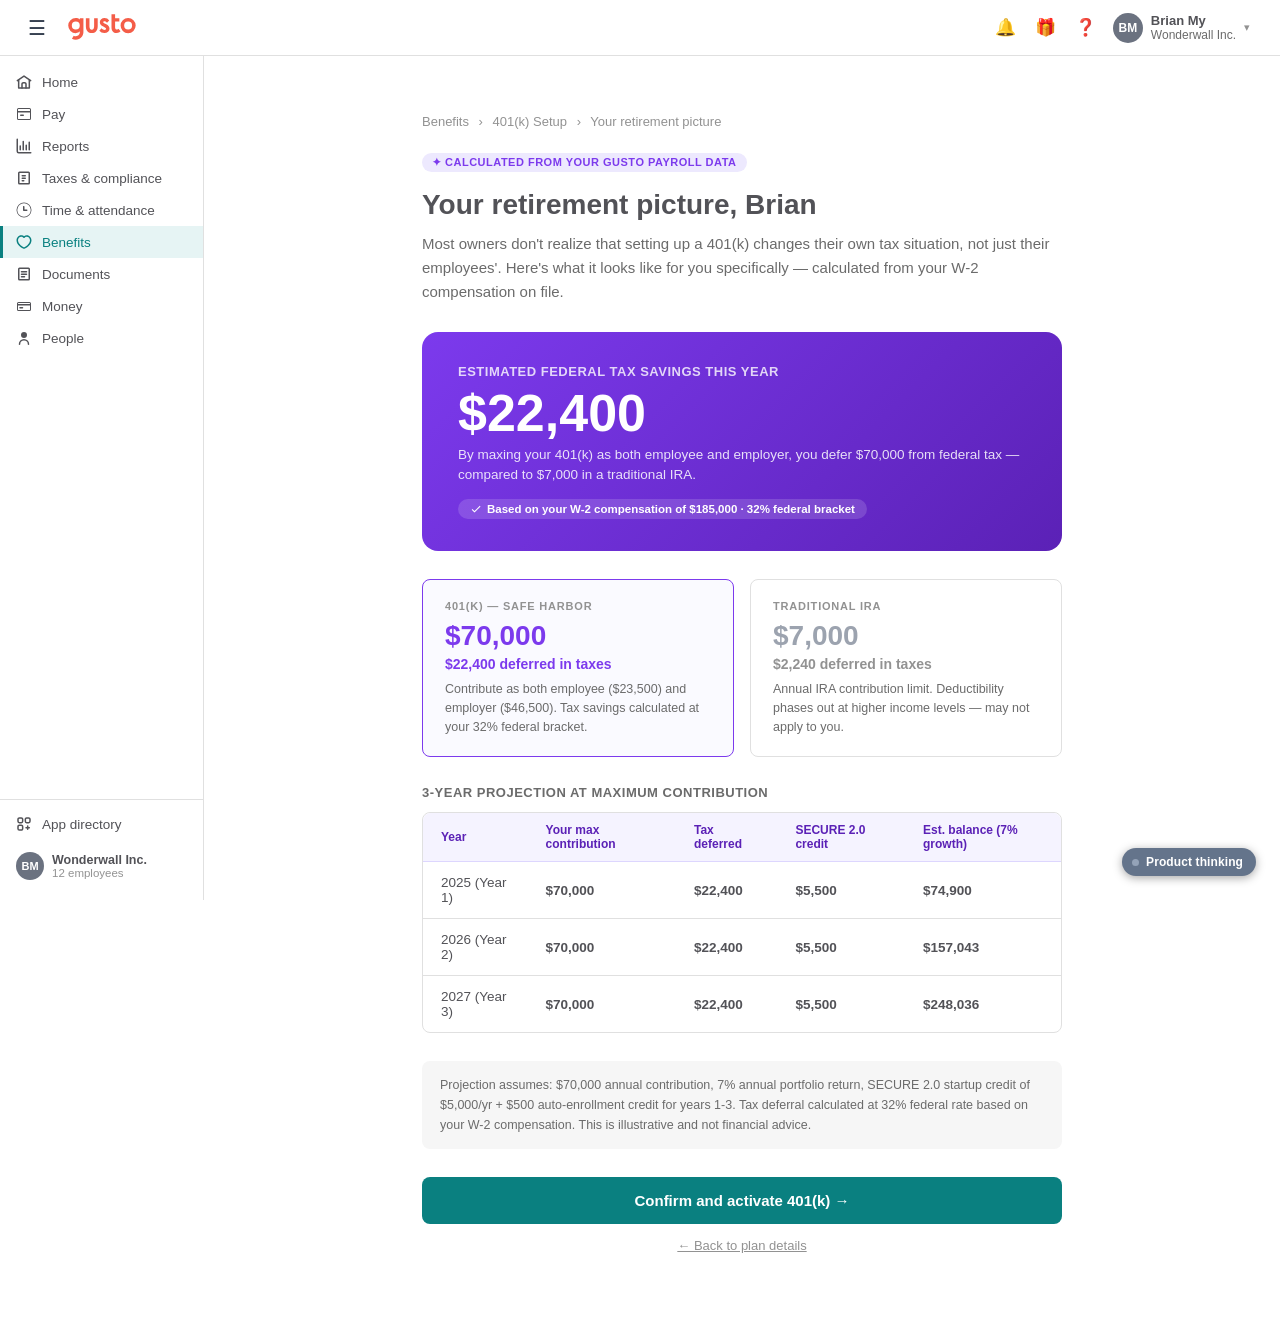
<file: ai-owner-roi.html>
<!DOCTYPE html>
<html lang="en">
<head>
  <meta charset="UTF-8">
  <meta name="viewport" content="width=device-width, initial-scale=1.0">
  <title>Your Retirement Picture | Wonderwall Inc. | Gusto</title>
  <link rel="stylesheet" href="styles.css">
  <style>
    .vision-banner {
      background: #7C3AED;
      color: white;
      text-align: center;
      font-size: 11.5px;
      font-weight: 600;
      padding: 7px 16px;
      letter-spacing: 0.4px;
    }
    .vision-banner a { color: #DDD6FE; text-decoration: underline; }

    .wizard-wrap { max-width: 720px; margin: 0 auto; padding: 32px 40px 64px; }

    .breadcrumb { font-size:13px;color:var(--text-muted);margin-bottom:24px; }
    .breadcrumb a { color:var(--text-muted);text-decoration:none; }
    .breadcrumb a:hover { color:var(--gusto-green); }
    .breadcrumb span { margin:0 6px; }

    .ai-badge-inline {
      display: inline-flex;
      align-items: center;
      gap: 5px;
      background: #EDE9FE;
      color: #7C3AED;
      font-size: 11px;
      font-weight: 700;
      padding: 3px 10px;
      border-radius: 100px;
      text-transform: uppercase;
      letter-spacing: 0.5px;
      margin-bottom: 16px;
    }

    .wizard-title { font-size:28px;font-weight:800;margin-bottom:10px;line-height:1.2; }
    .wizard-subtitle { font-size:15px;color:var(--text-secondary);line-height:1.6;margin-bottom:28px; }

    .hero-stat {
      background: linear-gradient(135deg, #7C3AED 0%, #5B21B6 100%);
      border-radius: 16px;
      padding: 32px 36px;
      margin-bottom: 28px;
      color: white;
      position: relative;
    }
    .hero-stat-label { font-size:13px;font-weight:600;opacity:0.8;margin-bottom:8px;text-transform:uppercase;letter-spacing:0.5px; }
    .hero-stat-number { font-size:52px;font-weight:800;line-height:1;margin-bottom:6px; }
    .hero-stat-sub { font-size:13.5px;opacity:0.85;line-height:1.5; }
    .hero-stat-source {
      display: inline-flex;
      align-items: center;
      gap: 5px;
      background: rgba(255,255,255,0.15);
      border-radius: 100px;
      padding: 4px 12px;
      font-size: 11.5px;
      font-weight: 600;
      margin-top: 14px;
    }

    .compare-grid {
      display: grid;
      grid-template-columns: 1fr 1fr;
      gap: 16px;
      margin-bottom: 28px;
    }
    .compare-card {
      border: 1.5px solid var(--border);
      border-radius: var(--radius);
      padding: 20px 22px;
    }
    .compare-card.active {
      border-color: #7C3AED;
      background: #FAFAFF;
    }
    .compare-label { font-size:11px;font-weight:700;text-transform:uppercase;letter-spacing:0.8px;color:var(--text-muted);margin-bottom:8px; }
    .compare-limit { font-size:28px;font-weight:800;margin-bottom:4px; }
    .compare-limit.active { color:#7C3AED; }
    .compare-limit.muted { color:#9CA3AF; }
    .compare-savings { font-size:14px;font-weight:600;margin-bottom:8px; }
    .compare-savings.active { color:#7C3AED; }
    .compare-savings.muted { color:var(--text-muted); }
    .compare-desc { font-size:12.5px;color:var(--text-secondary);line-height:1.5; }

    .projection-table {
      border: 1px solid var(--border);
      border-radius: var(--radius);
      overflow: visible;
      margin-bottom: 28px;
    }
    .projection-table table { width:100%;border-collapse:collapse; }
    .projection-table th {
      background: #F5F3FF;
      padding: 10px 18px;
      font-size: 12px;
      font-weight: 700;
      color: #5B21B6;
      text-align: left;
      border-bottom: 1px solid #DDD6FE;
    }
    .projection-table thead tr th:first-child { border-radius: var(--radius) 0 0 0; }
    .projection-table thead tr th:last-child  { border-radius: 0 var(--radius) 0 0; }
    .projection-table td {
      padding: 13px 18px;
      font-size: 13.5px;
      color: var(--text-primary);
      border-bottom: 1px solid var(--border);
    }
    .projection-table tr:last-child td { border-bottom: none; }
    .projection-table td:not(:first-child) { font-weight: 600; }
    .green { color:#10B981; }

    .assumption-note {
      background: var(--bg-light);
      border-radius: var(--radius);
      padding: 14px 18px;
      font-size: 12.5px;
      color: var(--text-secondary);
      line-height: 1.6;
      margin-bottom: 28px;
    }

    .wizard-cta { width:100%;justify-content:center;padding:15px;font-size:15px;border-radius:8px; }
    .wizard-secondary { text-align:center;margin-top:14px;font-size:13px;color:var(--text-muted); }
    .wizard-secondary a { color:var(--text-muted);text-decoration:underline; }
  </style>
</head>
<body>

<div class="vision-banner">
  Year 2 vision &nbsp;·&nbsp; AI capabilities enabled by the Months 6–12 data foundation &nbsp;&nbsp;<a href="index.html">← Back to overview</a>
</div>

<button class="cm-toggle cm-off" id="cm-toggle">
  <span class="cm-toggle-dot"></span>
  Product thinking
</button>

<header class="topbar">
  <button class="icon-btn" style="font-size:20px;color:#374151;">☰</button>
  <a href="home-v2.html" style="display:flex;align-items:center;text-decoration:none;line-height:0;">
    <svg viewBox="0 0 1040.65 399.35" xmlns="http://www.w3.org/2000/svg" style="width:68px;height:auto;color:var(--gusto-red);display:block;" aria-label="Gusto" role="img">
      <path fill="currentColor" d="M920.06 61.34A115.69 115.69 0 1 0 1035.74 177 115.81 115.81 0 0 0 920.06 61.34zm0 176.5A60.82 60.82 0 1 1 980.88 177a60.89 60.89 0 0 1-60.82 60.84zM579.44 153.62l-20.21-10.1q-13.14-6.47-16.46-10.2a12 12 0 0 1-3.33-8.18c0-3.9 1.74-7.17 5.25-9.8s8.35-3.94 14.54-3.94q17 0 37.78 20.61l34.14-34.14a89.18 89.18 0 0 0-72.32-36.36q-31.32 0-51.41 18.48t-20.1 44.54q0 40.41 53.33 67.28l18.58 9.29q24 12.12 24 24.85 0 6.87-6.66 12.12T559 243.32q-10.11 0-23.13-7a85.18 85.18 0 0 1-23-18L479.24 255q28.67 37.57 76.76 37.57 36.16 0 57.68-19.59t21.51-48.89q0-22-11.92-38.38t-43.83-32.09zM236.05 65.92h-54.87l.18 19.73c-17.77-18-39.66-24.31-62.18-24.31a115.69 115.69 0 0 0 0 231.38c26.63 0 49.42-11.8 61.16-26.81 0 .91-.08 11.82-.11 13-.22 7.46-1.3 19.41-8.33 31.62A60.6 60.6 0 0 1 87.53 331l-27.29 47.5a114.77 114.77 0 0 0 59.46 16.64c30.36 0 68.22-12 95.07-49.21 22.33-30.92 21.28-60.13 21.28-88.41zM119.18 237.84A60.82 60.82 0 1 1 180 177a60.88 60.88 0 0 1-60.82 60.84zM454.8 65.92h-55.15v110c.11 15.58.09 42.57-11.4 54.14-5.51 5.54-11.51 10.5-24.24 10.5s-18.78-5-24.28-10.5c-11.49-11.57-11.46-38.56-11.35-54.14v-110h-55.11v109.61c-.15 22.57-.43 64.6 27.24 92.45 16.24 16.34 35.58 24.63 63.54 24.63s47.31-8.29 63.55-24.63c27.67-27.85 27.39-69.88 27.24-92.45z"/>
      <path fill="currentColor" d="M740.05 237.18c-6.29-.85-12.48-5.34-16-13.54-2.41-5.62-3.28-13-3.28-22.09V113.1h64.81V65.75h-64.81V4.25h-55v192.84c0 18.91 1.52 41.83 14 63 10.65 18 29.41 32.55 60.2 32.55 37.33 0 64.19-27 64.19-27l-33-40.58s-14.49 14.37-31.11 12.12z"/>
    </svg>
  </a>
  <div class="topbar-right">
    <button class="icon-btn">🔔</button>
    <button class="icon-btn">🎁</button>
    <button class="icon-btn">❓</button>
    <div class="user-chip">
      <div class="avatar">BM</div>
      <div>
        <div class="user-name">Brian My</div>
        <div class="user-company">Wonderwall Inc.</div>
      </div>
      <span style="color:var(--text-muted);font-size:11px;">▾</span>
    </div>
  </div>
</header>

<div class="app-shell">

  <nav class="sidebar">
    <a href="home-v2.html" class="nav-item"><svg class="nav-svg" viewBox="0 0 16 16" fill="currentColor"><path fill-rule="evenodd" d="M2.667 4.983a.75.75 0 0 1 .75.75v7.517h9.166V5.733a.75.75 0 0 1 1.5 0V14a.75.75 0 0 1-.75.75H2.667a.75.75 0 0 1-.75-.75V5.733a.75.75 0 0 1 .75-.75" clip-rule="evenodd"/><path fill-rule="evenodd" d="M7.57 1.386a.75.75 0 0 1 .86 0l6.667 4.666a.75.75 0 0 1-.86 1.23L8 2.914 1.763 7.281a.75.75 0 1 1-.86-1.229zM5.25 10c0-1.15.932-2.083 2.083-2.083h1.334c1.15 0 2.083.932 2.083 2.083v4a.75.75 0 0 1-1.5 0v-4a.583.583 0 0 0-.583-.583H7.333A.583.583 0 0 0 6.75 10v4a.75.75 0 0 1-1.5 0z" clip-rule="evenodd"/></svg>Home</a>
    <a href="#" class="nav-item"><svg class="nav-svg" viewBox="0 0 16 16" fill="currentColor"><path fill-rule="evenodd" d="M2.5 2A1.5 1.5 0 0 0 1 3.5v9A1.5 1.5 0 0 0 2.5 14h11a1.5 1.5 0 0 0 1.5-1.5v-9A1.5 1.5 0 0 0 13.5 2zM2 3.5a.5.5 0 0 1 .5-.5h11a.5.5 0 0 1 .5.5V5H2zm0 3h12v6a.5.5 0 0 1-.5.5h-11a.5.5 0 0 1-.5-.5zM4 9.25a.75.75 0 0 1 .75-.75h2.5a.75.75 0 0 1 0 1.5h-2.5A.75.75 0 0 1 4 9.25z" clip-rule="evenodd"/></svg>Pay</a>
    <a href="#" class="nav-item"><svg class="nav-svg" viewBox="0 0 16 16" fill="currentColor"><path fill-rule="evenodd" d="M4.25 7.25A.75.75 0 0 1 5 8v3.75a.75.75 0 0 1-1.5 0V8a.75.75 0 0 1 .75-.75m3-4.5A.75.75 0 0 1 8 3.5v8.25a.75.75 0 0 1-1.5 0V3.5a.75.75 0 0 1 .75-.75m3 3.675a.75.75 0 0 1 .75.75v4.575a.75.75 0 0 1-1.5 0V7.175a.75.75 0 0 1 .75-.75m3-2.925a.75.75 0 0 1 .75.75v7.5a.75.75 0 0 1-1.5 0v-7.5a.75.75 0 0 1 .75-.75" clip-rule="evenodd"/><path fill-rule="evenodd" d="M1.25.5a.75.75 0 0 1 .75.75v12c0 .415.335.75.75.75h12a.75.75 0 0 1 0 1.5h-12A2.25 2.25 0 0 1 .5 13.25v-12A.75.75 0 0 1 1.25.5" clip-rule="evenodd"/></svg>Reports</a>
    <a href="#" class="nav-item"><svg class="nav-svg" viewBox="0 0 16 16" fill="currentColor"><path fill-rule="evenodd" d="M3.5 1.5A1.5 1.5 0 0 0 2 3v10a1.5 1.5 0 0 0 1.5 1.5h9A1.5 1.5 0 0 0 14 13V3a1.5 1.5 0 0 0-1.5-1.5zM3.5 3h9v10h-9zm2 2.75a.75.75 0 0 1 .75-.75h3a.75.75 0 0 1 0 1.5h-3a.75.75 0 0 1-.75-.75zm0 2.5a.75.75 0 0 1 .75-.75h3a.75.75 0 0 1 0 1.5h-3a.75.75 0 0 1-.75-.75zm0 2.5a.75.75 0 0 1 .75-.75h1.5a.75.75 0 0 1 0 1.5h-1.5a.75.75 0 0 1-.75-.75z" clip-rule="evenodd"/></svg>Taxes &amp; compliance</a>
    <a href="#" class="nav-item"><svg class="nav-svg" viewBox="0 0 16 16" fill="currentColor"><path fill-rule="evenodd" d="M8 1.25a6.75 6.75 0 1 0 0 13.5A6.75 6.75 0 0 0 8 1.25zM.5 8a7.5 7.5 0 1 1 15 0A7.5 7.5 0 0 1 .5 8zm7.25-4a.75.75 0 0 1 .75.75V7.5h2.25a.75.75 0 0 1 0 1.5h-3a.75.75 0 0 1-.75-.75v-4A.75.75 0 0 1 7.75 4z" clip-rule="evenodd"/></svg>Time &amp; attendance</a>
    <a href="benefits-v2.html" class="nav-item active"><svg class="nav-svg" viewBox="0 0 16 16" fill="currentColor"><path fill-rule="evenodd" d="M5.228 2.75C3.37 2.75 2 4.53 2 6.316c0 1.865 1.172 3.6 2.628 4.918.717.648 1.47 1.167 2.115 1.52.322.176.607.305.84.389.246.09.38.107.417.107s.171-.018.418-.107a6 6 0 0 0 .84-.39 11.4 11.4 0 0 0 2.114-1.52C12.828 9.916 14 8.182 14 6.317c0-1.785-1.37-3.566-3.228-3.566-1.08 0-1.782.53-2.202 1.02a.75.75 0 0 1-1.14 0c-.42-.49-1.121-1.02-2.202-1.02ZM.5 6.316C.5 3.938 2.324 1.25 5.228 1.25c1.219 0 2.131.456 2.772.985a4.26 4.26 0 0 1 2.772-.985c2.904 0 4.728 2.688 4.728 5.066 0 2.486-1.536 4.593-3.122 6.03a13 13 0 0 1-2.4 1.723c-.374.204-.73.37-1.05.485-.305.11-.632.196-.928.196s-.623-.086-.928-.196a8 8 0 0 1-1.05-.485 13 13 0 0 1-2.4-1.724C2.036 10.91.5 8.802.5 6.316" clip-rule="evenodd"/></svg>Benefits</a>
    <a href="#" class="nav-item"><svg class="nav-svg" viewBox="0 0 16 16" fill="currentColor"><path fill-rule="evenodd" d="M3.5 1.5A1.5 1.5 0 0 0 2 3v10a1.5 1.5 0 0 0 1.5 1.5h9A1.5 1.5 0 0 0 14 13V3a1.5 1.5 0 0 0-1.5-1.5zM3.5 3h9v10h-9zm1.25 2.75a.75.75 0 0 1 .75-.75h5a.75.75 0 0 1 0 1.5h-5a.75.75 0 0 1-.75-.75zm0 2.5a.75.75 0 0 1 .75-.75h5a.75.75 0 0 1 0 1.5h-5a.75.75 0 0 1-.75-.75zm0 2.5a.75.75 0 0 1 .75-.75h3a.75.75 0 0 1 0 1.5h-3a.75.75 0 0 1-.75-.75z" clip-rule="evenodd"/></svg>Documents</a>
    <a href="#" class="nav-item"><svg class="nav-svg" viewBox="0 0 16 16" fill="currentColor"><path fill-rule="evenodd" d="M2.5 4A1.5 1.5 0 0 0 1 5.5v6A1.5 1.5 0 0 0 2.5 13h11a1.5 1.5 0 0 0 1.5-1.5v-6A1.5 1.5 0 0 0 13.5 4zM2 5.5a.5.5 0 0 1 .5-.5h11a.5.5 0 0 1 .5.5V6H2zm0 2h12v4a.5.5 0 0 1-.5.5h-11a.5.5 0 0 1-.5-.5zM4 9a.75.75 0 0 0 0 1.5h2.5A.75.75 0 0 0 6.5 9z" clip-rule="evenodd"/></svg>Money</a>
    <a href="#" class="nav-item"><svg class="nav-svg" viewBox="0 0 16 16" fill="currentColor"><path d="M8 8a3 3 0 1 0 0-6 3 3 0 0 0 0 6zm-5.25 6.25a.75.75 0 0 0 1.5 0 3.75 3.75 0 0 1 7.5 0 .75.75 0 0 0 1.5 0 5.25 5.25 0 0 0-10.5 0z"/></svg>People</a>
    <div class="nav-spacer"></div>
    <div class="nav-divider"></div>
    <a href="app-directory.html" class="nav-item"><svg class="nav-svg" viewBox="0 0 16 16" fill="currentColor"><path fill-rule="evenodd" d="M3.333 2.75a.583.583 0 0 0-.583.583v2c0 .323.26.584.583.584h2a.583.583 0 0 0 .584-.584v-2a.583.583 0 0 0-.584-.583zm-2.083.583c0-1.15.932-2.083 2.083-2.083h2c1.151 0 2.084.932 2.084 2.083v2a2.084 2.084 0 0 1-2.084 2.084h-2A2.083 2.083 0 0 1 1.25 5.333zm9.417-.583a.583.583 0 0 0-.584.583v2c0 .323.261.584.584.584h2a.583.583 0 0 0 .583-.584v-2a.583.583 0 0 0-.583-.583zm-2.084.583c0-1.15.933-2.083 2.084-2.083h2c1.15 0 2.083.932 2.083 2.083v2a2.083 2.083 0 0 1-2.083 2.084h-2a2.083 2.083 0 0 1-2.084-2.084zm-5.25 6.75a.583.583 0 0 0-.583.584v2c0 .322.26.583.583.583h2c.323 0 .584-.26.584-.583v-2a.583.583 0 0 0-.584-.584zm-2.083.584c0-1.151.932-2.084 2.083-2.084h2c1.151 0 2.084.933 2.084 2.084v2c0 1.15-.933 2.083-2.084 2.083h-2a2.083 2.083 0 0 1-2.083-2.083zM11.667 9.25a.75.75 0 0 1 .75.75v3.333a.75.75 0 0 1-1.5 0V10a.75.75 0 0 1 .75-.75" clip-rule="evenodd"/><path fill-rule="evenodd" d="M9.25 11.667a.75.75 0 0 1 .75-.75h3.333a.75.75 0 0 1 0 1.5H10a.75.75 0 0 1-.75-.75" clip-rule="evenodd"/></svg>App directory</a>
    <div style="padding:12px 16px 0;">
      <div style="display:flex;align-items:center;gap:8px;">
        <div class="avatar" style="width:28px;height:28px;font-size:11px;">BM</div>
        <div>
          <div style="font-size:12.5px;font-weight:600;">Wonderwall Inc.</div>
          <div style="font-size:11.5px;color:var(--text-muted);">12 employees</div>
        </div>
      </div>
    </div>
  </nav>

  <div class="page-area">
    <div class="wizard-wrap">

      <div class="breadcrumb">
        <a href="benefits-v2.html">Benefits</a>
        <span>›</span>
        <a href="ai-plan-recommendation.html">401(k) Setup</a>
        <span>›</span>
        Your retirement picture
      </div>

      <div class="ai-badge-inline">✦ Calculated from your Gusto payroll data</div>

      <h1 class="wizard-title">Your retirement picture, Brian</h1>
      <p class="wizard-subtitle">Most owners don't realize that setting up a 401(k) changes their own tax situation, not just their employees'. Here's what it looks like for you specifically — calculated from your W-2 compensation on file.</p>

      <!-- Hero stat -->
      <div class="hero-stat" style="position:relative;">
        <span class="cm-badge" style="top:-10px;right:-10px;">1
          <div class="cm-tip cm-tip-l">
            <div class="cm-tip-label">Why Gusto can show this</div>
            This number is calculated from your actual W-2 compensation in Gusto's payroll system. Human Interest can show an owner the general rule: "you can contribute up to $70,000." Gusto can show the owner their specific number: "at your salary of $185,000, maxing your 401(k) saves you $22,400 in federal taxes this year." That's the difference between information and a recommendation.
          </div>
        </span>
        <div class="hero-stat-label">Estimated federal tax savings this year</div>
        <div class="hero-stat-number">$22,400</div>
        <div class="hero-stat-sub">By maxing your 401(k) as both employee and employer, you defer $70,000 from federal tax — compared to $7,000 in a traditional IRA.</div>
        <div class="hero-stat-source">
          <svg width="12" height="12" viewBox="0 0 24 24" fill="currentColor"><path d="M9 16.17L4.83 12l-1.42 1.41L9 19 21 7l-1.41-1.41z"/></svg>
          Based on your W-2 compensation of $185,000 · 32% federal bracket
        </div>
      </div>

      <!-- Comparison cards -->
      <div class="compare-grid" style="position:relative;">
        <span class="cm-badge" style="top:-10px;right:-10px;">2
          <div class="cm-tip cm-tip-l">
            <div class="cm-tip-label">The $70K vs $7K gap</div>
            A business owner who has set up a 401(k) can contribute as both employee ($23,500 limit) and employer (up to $46,500 additional). Combined limit: $70,000. IRA limit: $7,000. In a 32% bracket, the difference in annual tax deferral is $20,160. Most owners without a 401(k) don't know this is available to them. Gusto does — because the salary is in payroll.
          </div>
        </span>
        <div class="compare-card active">
          <div class="compare-label">401(k) — Safe Harbor</div>
          <div class="compare-limit active">$70,000</div>
          <div class="compare-savings active">$22,400 deferred in taxes</div>
          <div class="compare-desc">Contribute as both employee ($23,500) and employer ($46,500). Tax savings calculated at your 32% federal bracket.</div>
        </div>
        <div class="compare-card">
          <div class="compare-label">Traditional IRA</div>
          <div class="compare-limit muted">$7,000</div>
          <div class="compare-savings muted">$2,240 deferred in taxes</div>
          <div class="compare-desc">Annual IRA contribution limit. Deductibility phases out at higher income levels — may not apply to you.</div>
        </div>
      </div>

      <!-- 3-year projection -->
      <div style="font-size:13px;font-weight:700;color:var(--text-secondary);text-transform:uppercase;letter-spacing:0.5px;margin-bottom:12px;">
        3-year projection at maximum contribution
      </div>
      <div class="projection-table" style="position:relative;">
        <span class="cm-badge" style="top:-10px;right:-10px;">3
          <div class="cm-tip cm-tip-l">
            <div class="cm-tip-label">Why the projection compounds</div>
            SECURE 2.0 tax credits apply in years 1-3 — they offset up to $5,000 of your plan setup costs per year, plus $500 for auto-enrollment. The AUM balance grows at an assumed 7% annual return, compounding the future value every year. This projection would be impossible to personalize without Gusto's payroll data: the contribution amount, the credit eligibility, and the tax bracket all come from the payroll record.
          </div>
        </span>
        <table>
          <thead>
            <tr>
              <th>Year</th>
              <th>Your max contribution</th>
              <th>Tax deferred</th>
              <th>SECURE 2.0 credit</th>
              <th>Est. balance (7% growth)</th>
            </tr>
          </thead>
          <tbody>
            <tr>
              <td>2025 (Year 1)</td>
              <td>$70,000</td>
              <td class="green">$22,400</td>
              <td class="green">$5,500</td>
              <td>$74,900</td>
            </tr>
            <tr>
              <td>2026 (Year 2)</td>
              <td>$70,000</td>
              <td class="green">$22,400</td>
              <td class="green">$5,500</td>
              <td>$157,043</td>
            </tr>
            <tr>
              <td>2027 (Year 3)</td>
              <td>$70,000</td>
              <td class="green">$22,400</td>
              <td class="green">$5,500</td>
              <td>$248,036</td>
            </tr>
          </tbody>
        </table>
      </div>

      <div class="assumption-note">
        Projection assumes: $70,000 annual contribution, 7% annual portfolio return, SECURE 2.0 startup credit of $5,000/yr + $500 auto-enrollment credit for years 1-3. Tax deferral calculated at 32% federal rate based on your W-2 compensation. This is illustrative and not financial advice.
      </div>

      <a href="setup-401k-3.html" class="btn-primary wizard-cta">Confirm and activate 401(k) →</a>
      <div class="wizard-secondary">
        <a href="ai-plan-recommendation.html">← Back to plan details</a>
      </div>

    </div>
  </div>

</div>

<script src="coachmarks.js"></script>
</body>
</html>
</file>
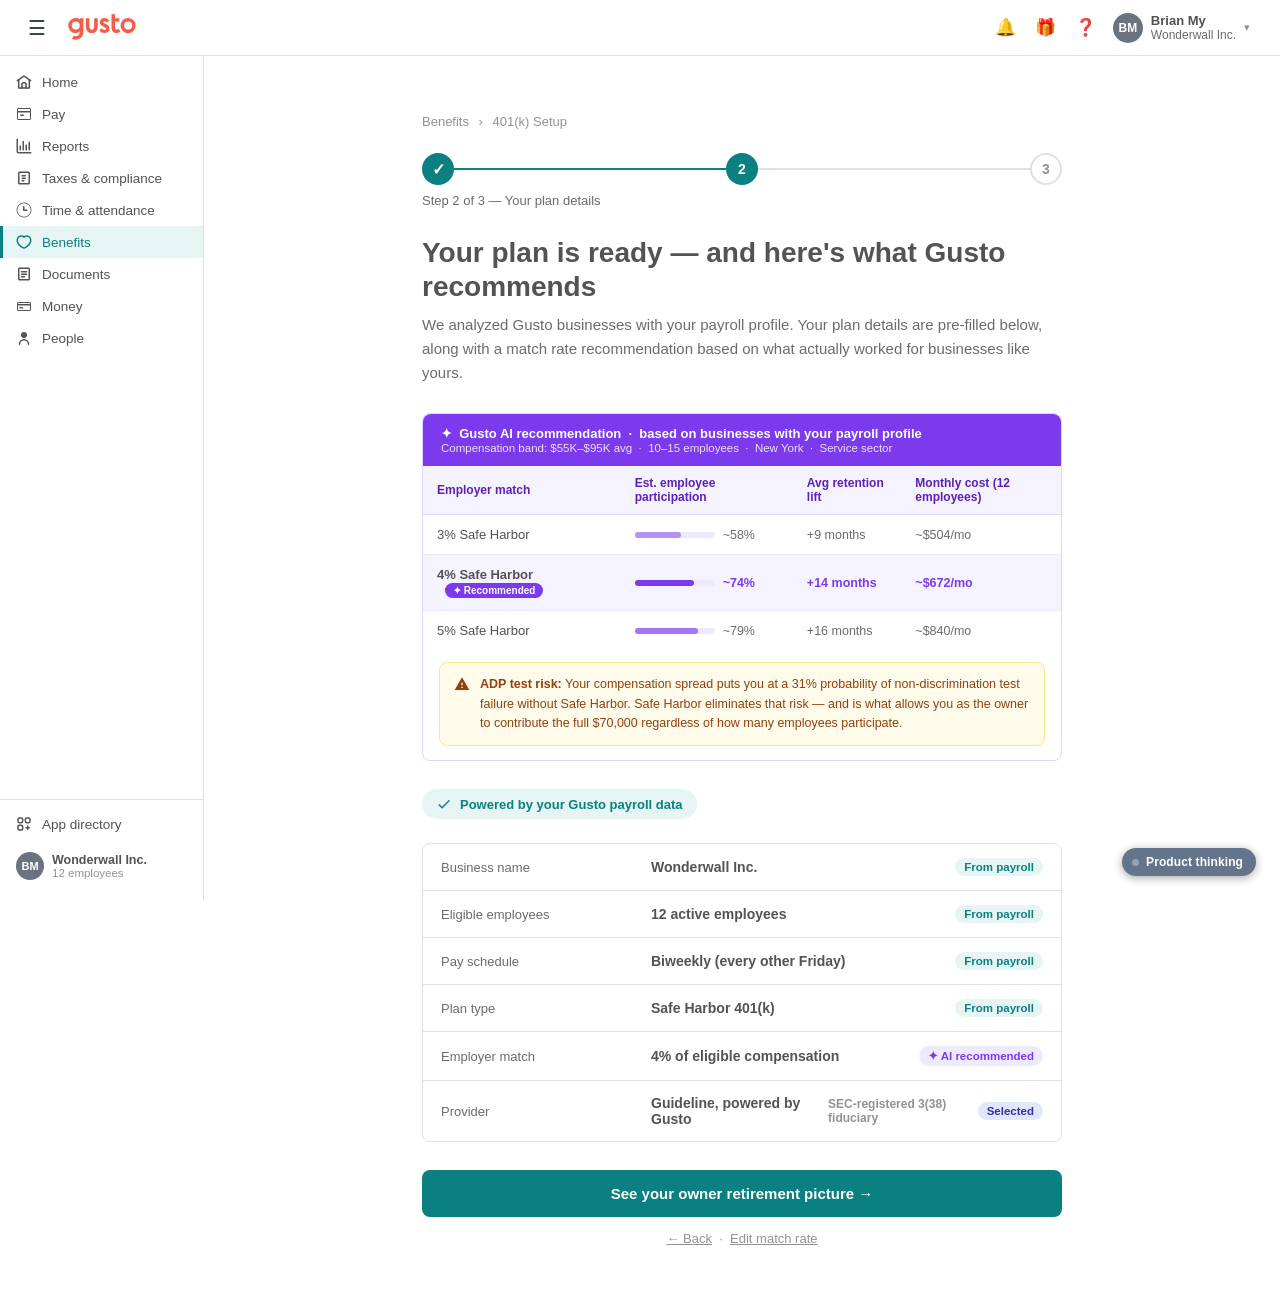
<file: ai-plan-recommendation.html>
<!DOCTYPE html>
<html lang="en">
<head>
  <meta charset="UTF-8">
  <meta name="viewport" content="width=device-width, initial-scale=1.0">
  <title>401(k) Setup — Plan Recommendation | Wonderwall Inc. | Gusto</title>
  <link rel="stylesheet" href="styles.css">
  <style>
    .vision-banner {
      background: #7C3AED;
      color: white;
      text-align: center;
      font-size: 11.5px;
      font-weight: 600;
      padding: 7px 16px;
      letter-spacing: 0.4px;
    }
    .vision-banner a { color: #DDD6FE; text-decoration: underline; }

    .wizard-wrap { max-width: 720px; margin: 0 auto; padding: 32px 40px 64px; }

    .breadcrumb { font-size: 13px; color: var(--text-muted); margin-bottom: 24px; }
    .breadcrumb a { color: var(--text-muted); text-decoration: none; }
    .breadcrumb a:hover { color: var(--gusto-green); }
    .breadcrumb span { margin: 0 6px; }

    .step-bar { display: flex; align-items: center; margin-bottom: 8px; }
    .step-dot { width:32px;height:32px;border-radius:50%;display:flex;align-items:center;justify-content:center;font-size:14px;font-weight:700;flex-shrink:0; }
    .step-dot.active { background: var(--gusto-green); color: white; }
    .step-dot.upcoming { background: white; color: var(--text-muted); border: 2px solid var(--border); }
    .step-dot.done { background: var(--gusto-green); color: white; font-size: 16px; }
    .step-line { flex:1;height:2px;min-width:40px; }
    .step-line.done { background: var(--gusto-green); }
    .step-line.upcoming { background: var(--border); }
    .step-label { font-size:13px;color:var(--text-secondary);margin-bottom:28px;font-weight:500; }

    .wizard-title { font-size:28px;font-weight:800;margin-bottom:10px;line-height:1.2; }
    .wizard-subtitle { font-size:15px;color:var(--text-secondary);line-height:1.6;margin-bottom:28px; }

    .ai-recommendation {
      border: 1.5px solid #DDD6FE;
      border-radius: var(--radius);
      overflow: visible;
      margin-bottom: 28px;
      position: relative;
    }
    .ai-rec-header {
      background: #7C3AED;
      color: white;
      padding: 12px 18px;
      display: flex;
      align-items: center;
      gap: 10px;
      font-size: 13px;
      font-weight: 700;
      border-radius: var(--radius) var(--radius) 0 0;
    }
    .ai-rec-sub {
      font-size: 11.5px;
      font-weight: 400;
      opacity: 0.85;
      margin-top: 1px;
    }
    .match-table { width: 100%; border-collapse: collapse; }
    .match-table th {
      background: #F5F3FF;
      padding: 10px 14px;
      font-size: 12px;
      font-weight: 700;
      color: #5B21B6;
      text-align: left;
      border-bottom: 1px solid #DDD6FE;
    }
    .match-table td {
      padding: 12px 14px;
      font-size: 13px;
      color: var(--text-primary);
      border-bottom: 1px solid #EDE9FE;
      vertical-align: middle;
    }
    .match-table tr:last-child td { border-bottom: none; }
    .match-table tr.recommended { background: #F5F3FF; }
    .match-table tr.recommended td { font-weight: 600; }
    .rec-badge {
      display: inline-flex;
      align-items: center;
      gap: 4px;
      background: #7C3AED;
      color: white;
      font-size: 10px;
      font-weight: 700;
      padding: 2px 8px;
      border-radius: 100px;
      margin-left: 8px;
      vertical-align: middle;
    }
    .bar-wrap { display: flex; align-items: center; gap: 8px; }
    .bar-track { width: 80px; height: 6px; background: #EDE9FE; border-radius: 3px; flex-shrink: 0; }
    .bar-fill { height: 6px; border-radius: 3px; background: #7C3AED; }

    .adp-warning {
      background: #FFFBEB;
      border: 1px solid #FDE68A;
      border-radius: 8px;
      padding: 12px 14px;
      margin: 12px 16px 14px;
      font-size: 12.5px;
      color: #92400E;
      line-height: 1.55;
      display: flex;
      gap: 10px;
      align-items: flex-start;
    }

    .prefilled-table { border:1px solid var(--border);border-radius:var(--radius);overflow:visible;margin-bottom:28px; }
    .prefilled-row { display:flex;align-items:center;padding:14px 18px;border-bottom:1px solid var(--border); }
    .prefilled-row:last-child { border-bottom:none; }
    .prefilled-label { width:210px;font-size:13px;color:var(--text-secondary);font-weight:500;flex-shrink:0; }
    .prefilled-value { flex:1;font-size:14px;font-weight:600;color:var(--text-primary); }
    .prefilled-source { font-size:11.5px;font-weight:600;padding:3px 9px;border-radius:100px;flex-shrink:0; }
    .source-payroll { background:var(--gusto-green-bg);color:var(--gusto-green); }
    .source-ai { background:#EDE9FE;color:#7C3AED; }
    .source-selected { background:#E0E7FF;color:#3730A3; }

    .wizard-cta { width:100%;justify-content:center;padding:15px;font-size:15px;border-radius:8px; }
    .wizard-secondary { text-align:center;margin-top:14px;font-size:13px;color:var(--text-muted); }
    .wizard-secondary a { color:var(--text-muted);text-decoration:underline; }

    .payroll-badge {
      display:inline-flex;align-items:center;gap:8px;
      background:var(--gusto-green-bg);color:var(--gusto-green);
      font-size:13px;font-weight:600;padding:7px 14px;border-radius:100px;margin-bottom:24px;
    }
  </style>
</head>
<body>

<div class="vision-banner">
  Year 2 vision &nbsp;·&nbsp; AI capabilities enabled by the Months 6–12 data foundation &nbsp;&nbsp;<a href="index.html">← Back to overview</a>
</div>

<button class="cm-toggle cm-off" id="cm-toggle">
  <span class="cm-toggle-dot"></span>
  Product thinking
</button>

<header class="topbar">
  <button class="icon-btn" style="font-size:20px;color:#374151;">☰</button>
  <a href="home-v2.html" style="display:flex;align-items:center;text-decoration:none;line-height:0;">
    <svg viewBox="0 0 1040.65 399.35" xmlns="http://www.w3.org/2000/svg" style="width:68px;height:auto;color:var(--gusto-red);display:block;" aria-label="Gusto" role="img">
      <path fill="currentColor" d="M920.06 61.34A115.69 115.69 0 1 0 1035.74 177 115.81 115.81 0 0 0 920.06 61.34zm0 176.5A60.82 60.82 0 1 1 980.88 177a60.89 60.89 0 0 1-60.82 60.84zM579.44 153.62l-20.21-10.1q-13.14-6.47-16.46-10.2a12 12 0 0 1-3.33-8.18c0-3.9 1.74-7.17 5.25-9.8s8.35-3.94 14.54-3.94q17 0 37.78 20.61l34.14-34.14a89.18 89.18 0 0 0-72.32-36.36q-31.32 0-51.41 18.48t-20.1 44.54q0 40.41 53.33 67.28l18.58 9.29q24 12.12 24 24.85 0 6.87-6.66 12.12T559 243.32q-10.11 0-23.13-7a85.18 85.18 0 0 1-23-18L479.24 255q28.67 37.57 76.76 37.57 36.16 0 57.68-19.59t21.51-48.89q0-22-11.92-38.38t-43.83-32.09zM236.05 65.92h-54.87l.18 19.73c-17.77-18-39.66-24.31-62.18-24.31a115.69 115.69 0 0 0 0 231.38c26.63 0 49.42-11.8 61.16-26.81 0 .91-.08 11.82-.11 13-.22 7.46-1.3 19.41-8.33 31.62A60.6 60.6 0 0 1 87.53 331l-27.29 47.5a114.77 114.77 0 0 0 59.46 16.64c30.36 0 68.22-12 95.07-49.21 22.33-30.92 21.28-60.13 21.28-88.41zM119.18 237.84A60.82 60.82 0 1 1 180 177a60.88 60.88 0 0 1-60.82 60.84zM454.8 65.92h-55.15v110c.11 15.58.09 42.57-11.4 54.14-5.51 5.54-11.51 10.5-24.24 10.5s-18.78-5-24.28-10.5c-11.49-11.57-11.46-38.56-11.35-54.14v-110h-55.11v109.61c-.15 22.57-.43 64.6 27.24 92.45 16.24 16.34 35.58 24.63 63.54 24.63s47.31-8.29 63.55-24.63c27.67-27.85 27.39-69.88 27.24-92.45z"/>
      <path fill="currentColor" d="M740.05 237.18c-6.29-.85-12.48-5.34-16-13.54-2.41-5.62-3.28-13-3.28-22.09V113.1h64.81V65.75h-64.81V4.25h-55v192.84c0 18.91 1.52 41.83 14 63 10.65 18 29.41 32.55 60.2 32.55 37.33 0 64.19-27 64.19-27l-33-40.58s-14.49 14.37-31.11 12.12z"/>
    </svg>
  </a>
  <div class="topbar-right">
    <button class="icon-btn">🔔</button>
    <button class="icon-btn">🎁</button>
    <button class="icon-btn">❓</button>
    <div class="user-chip">
      <div class="avatar">BM</div>
      <div>
        <div class="user-name">Brian My</div>
        <div class="user-company">Wonderwall Inc.</div>
      </div>
      <span style="color:var(--text-muted);font-size:11px;">▾</span>
    </div>
  </div>
</header>

<div class="app-shell">

  <nav class="sidebar">
    <a href="home-v2.html" class="nav-item"><svg class="nav-svg" viewBox="0 0 16 16" fill="currentColor"><path fill-rule="evenodd" d="M2.667 4.983a.75.75 0 0 1 .75.75v7.517h9.166V5.733a.75.75 0 0 1 1.5 0V14a.75.75 0 0 1-.75.75H2.667a.75.75 0 0 1-.75-.75V5.733a.75.75 0 0 1 .75-.75" clip-rule="evenodd"/><path fill-rule="evenodd" d="M7.57 1.386a.75.75 0 0 1 .86 0l6.667 4.666a.75.75 0 0 1-.86 1.23L8 2.914 1.763 7.281a.75.75 0 1 1-.86-1.229zM5.25 10c0-1.15.932-2.083 2.083-2.083h1.334c1.15 0 2.083.932 2.083 2.083v4a.75.75 0 0 1-1.5 0v-4a.583.583 0 0 0-.583-.583H7.333A.583.583 0 0 0 6.75 10v4a.75.75 0 0 1-1.5 0z" clip-rule="evenodd"/></svg>Home</a>
    <a href="#" class="nav-item"><svg class="nav-svg" viewBox="0 0 16 16" fill="currentColor"><path fill-rule="evenodd" d="M2.5 2A1.5 1.5 0 0 0 1 3.5v9A1.5 1.5 0 0 0 2.5 14h11a1.5 1.5 0 0 0 1.5-1.5v-9A1.5 1.5 0 0 0 13.5 2zM2 3.5a.5.5 0 0 1 .5-.5h11a.5.5 0 0 1 .5.5V5H2zm0 3h12v6a.5.5 0 0 1-.5.5h-11a.5.5 0 0 1-.5-.5zM4 9.25a.75.75 0 0 1 .75-.75h2.5a.75.75 0 0 1 0 1.5h-2.5A.75.75 0 0 1 4 9.25z" clip-rule="evenodd"/></svg>Pay</a>
    <a href="#" class="nav-item"><svg class="nav-svg" viewBox="0 0 16 16" fill="currentColor"><path fill-rule="evenodd" d="M4.25 7.25A.75.75 0 0 1 5 8v3.75a.75.75 0 0 1-1.5 0V8a.75.75 0 0 1 .75-.75m3-4.5A.75.75 0 0 1 8 3.5v8.25a.75.75 0 0 1-1.5 0V3.5a.75.75 0 0 1 .75-.75m3 3.675a.75.75 0 0 1 .75.75v4.575a.75.75 0 0 1-1.5 0V7.175a.75.75 0 0 1 .75-.75m3-2.925a.75.75 0 0 1 .75.75v7.5a.75.75 0 0 1-1.5 0v-7.5a.75.75 0 0 1 .75-.75" clip-rule="evenodd"/><path fill-rule="evenodd" d="M1.25.5a.75.75 0 0 1 .75.75v12c0 .415.335.75.75.75h12a.75.75 0 0 1 0 1.5h-12A2.25 2.25 0 0 1 .5 13.25v-12A.75.75 0 0 1 1.25.5" clip-rule="evenodd"/></svg>Reports</a>
    <a href="#" class="nav-item"><svg class="nav-svg" viewBox="0 0 16 16" fill="currentColor"><path fill-rule="evenodd" d="M3.5 1.5A1.5 1.5 0 0 0 2 3v10a1.5 1.5 0 0 0 1.5 1.5h9A1.5 1.5 0 0 0 14 13V3a1.5 1.5 0 0 0-1.5-1.5zM3.5 3h9v10h-9zm2 2.75a.75.75 0 0 1 .75-.75h3a.75.75 0 0 1 0 1.5h-3a.75.75 0 0 1-.75-.75zm0 2.5a.75.75 0 0 1 .75-.75h3a.75.75 0 0 1 0 1.5h-3a.75.75 0 0 1-.75-.75zm0 2.5a.75.75 0 0 1 .75-.75h1.5a.75.75 0 0 1 0 1.5h-1.5a.75.75 0 0 1-.75-.75z" clip-rule="evenodd"/></svg>Taxes &amp; compliance</a>
    <a href="#" class="nav-item"><svg class="nav-svg" viewBox="0 0 16 16" fill="currentColor"><path fill-rule="evenodd" d="M8 1.25a6.75 6.75 0 1 0 0 13.5A6.75 6.75 0 0 0 8 1.25zM.5 8a7.5 7.5 0 1 1 15 0A7.5 7.5 0 0 1 .5 8zm7.25-4a.75.75 0 0 1 .75.75V7.5h2.25a.75.75 0 0 1 0 1.5h-3a.75.75 0 0 1-.75-.75v-4A.75.75 0 0 1 7.75 4z" clip-rule="evenodd"/></svg>Time &amp; attendance</a>
    <a href="benefits-v2.html" class="nav-item active"><svg class="nav-svg" viewBox="0 0 16 16" fill="currentColor"><path fill-rule="evenodd" d="M5.228 2.75C3.37 2.75 2 4.53 2 6.316c0 1.865 1.172 3.6 2.628 4.918.717.648 1.47 1.167 2.115 1.52.322.176.607.305.84.389.246.09.38.107.417.107s.171-.018.418-.107a6 6 0 0 0 .84-.39 11.4 11.4 0 0 0 2.114-1.52C12.828 9.916 14 8.182 14 6.317c0-1.785-1.37-3.566-3.228-3.566-1.08 0-1.782.53-2.202 1.02a.75.75 0 0 1-1.14 0c-.42-.49-1.121-1.02-2.202-1.02ZM.5 6.316C.5 3.938 2.324 1.25 5.228 1.25c1.219 0 2.131.456 2.772.985a4.26 4.26 0 0 1 2.772-.985c2.904 0 4.728 2.688 4.728 5.066 0 2.486-1.536 4.593-3.122 6.03a13 13 0 0 1-2.4 1.723c-.374.204-.73.37-1.05.485-.305.11-.632.196-.928.196s-.623-.086-.928-.196a8 8 0 0 1-1.05-.485 13 13 0 0 1-2.4-1.724C2.036 10.91.5 8.802.5 6.316" clip-rule="evenodd"/></svg>Benefits</a>
    <a href="#" class="nav-item"><svg class="nav-svg" viewBox="0 0 16 16" fill="currentColor"><path fill-rule="evenodd" d="M3.5 1.5A1.5 1.5 0 0 0 2 3v10a1.5 1.5 0 0 0 1.5 1.5h9A1.5 1.5 0 0 0 14 13V3a1.5 1.5 0 0 0-1.5-1.5zM3.5 3h9v10h-9zm1.25 2.75a.75.75 0 0 1 .75-.75h5a.75.75 0 0 1 0 1.5h-5a.75.75 0 0 1-.75-.75zm0 2.5a.75.75 0 0 1 .75-.75h5a.75.75 0 0 1 0 1.5h-5a.75.75 0 0 1-.75-.75zm0 2.5a.75.75 0 0 1 .75-.75h3a.75.75 0 0 1 0 1.5h-3a.75.75 0 0 1-.75-.75z" clip-rule="evenodd"/></svg>Documents</a>
    <a href="#" class="nav-item"><svg class="nav-svg" viewBox="0 0 16 16" fill="currentColor"><path fill-rule="evenodd" d="M2.5 4A1.5 1.5 0 0 0 1 5.5v6A1.5 1.5 0 0 0 2.5 13h11a1.5 1.5 0 0 0 1.5-1.5v-6A1.5 1.5 0 0 0 13.5 4zM2 5.5a.5.5 0 0 1 .5-.5h11a.5.5 0 0 1 .5.5V6H2zm0 2h12v4a.5.5 0 0 1-.5.5h-11a.5.5 0 0 1-.5-.5zM4 9a.75.75 0 0 0 0 1.5h2.5A.75.75 0 0 0 6.5 9z" clip-rule="evenodd"/></svg>Money</a>
    <a href="#" class="nav-item"><svg class="nav-svg" viewBox="0 0 16 16" fill="currentColor"><path d="M8 8a3 3 0 1 0 0-6 3 3 0 0 0 0 6zm-5.25 6.25a.75.75 0 0 0 1.5 0 3.75 3.75 0 0 1 7.5 0 .75.75 0 0 0 1.5 0 5.25 5.25 0 0 0-10.5 0z"/></svg>People</a>
    <div class="nav-spacer"></div>
    <div class="nav-divider"></div>
    <a href="app-directory.html" class="nav-item"><svg class="nav-svg" viewBox="0 0 16 16" fill="currentColor"><path fill-rule="evenodd" d="M3.333 2.75a.583.583 0 0 0-.583.583v2c0 .323.26.584.583.584h2a.583.583 0 0 0 .584-.584v-2a.583.583 0 0 0-.584-.583zm-2.083.583c0-1.15.932-2.083 2.083-2.083h2c1.151 0 2.084.932 2.084 2.083v2a2.084 2.084 0 0 1-2.084 2.084h-2A2.083 2.083 0 0 1 1.25 5.333zm9.417-.583a.583.583 0 0 0-.584.583v2c0 .323.261.584.584.584h2a.583.583 0 0 0 .583-.584v-2a.583.583 0 0 0-.583-.583zm-2.084.583c0-1.15.933-2.083 2.084-2.083h2c1.15 0 2.083.932 2.083 2.083v2a2.083 2.083 0 0 1-2.083 2.084h-2a2.083 2.083 0 0 1-2.084-2.084zm-5.25 6.75a.583.583 0 0 0-.583.584v2c0 .322.26.583.583.583h2c.323 0 .584-.26.584-.583v-2a.583.583 0 0 0-.584-.584zm-2.083.584c0-1.151.932-2.084 2.083-2.084h2c1.151 0 2.084.933 2.084 2.084v2c0 1.15-.933 2.083-2.084 2.083h-2a2.083 2.083 0 0 1-2.083-2.083zM11.667 9.25a.75.75 0 0 1 .75.75v3.333a.75.75 0 0 1-1.5 0V10a.75.75 0 0 1 .75-.75" clip-rule="evenodd"/><path fill-rule="evenodd" d="M9.25 11.667a.75.75 0 0 1 .75-.75h3.333a.75.75 0 0 1 0 1.5H10a.75.75 0 0 1-.75-.75" clip-rule="evenodd"/></svg>App directory</a>
    <div style="padding:12px 16px 0;">
      <div style="display:flex;align-items:center;gap:8px;">
        <div class="avatar" style="width:28px;height:28px;font-size:11px;">BM</div>
        <div>
          <div style="font-size:12.5px;font-weight:600;">Wonderwall Inc.</div>
          <div style="font-size:11.5px;color:var(--text-muted);">12 employees</div>
        </div>
      </div>
    </div>
  </nav>

  <div class="page-area">
    <div class="wizard-wrap">

      <div class="breadcrumb">
        <a href="benefits-v2.html">Benefits</a>
        <span>›</span>
        401(k) Setup
      </div>

      <div class="step-bar">
        <div class="step-dot done">✓</div>
        <div class="step-line done"></div>
        <div class="step-dot active">2</div>
        <div class="step-line upcoming"></div>
        <div class="step-dot upcoming">3</div>
      </div>
      <div class="step-label">Step 2 of 3 — Your plan details</div>

      <h1 class="wizard-title">Your plan is ready — and here's what Gusto recommends</h1>
      <p class="wizard-subtitle">We analyzed Gusto businesses with your payroll profile. Your plan details are pre-filled below, along with a match rate recommendation based on what actually worked for businesses like yours.</p>

      <!-- AI recommendation block -->
      <div class="ai-recommendation" style="position:relative;">
        <span class="cm-badge" style="top:-10px;right:-10px;">1
          <div class="cm-tip cm-tip-l">
            <div class="cm-tip-label">Why this matters</div>
            A rule defaults everyone to Safe Harbor. AI tells a specific owner: based on your compensation spread and the participation patterns Gusto has observed in businesses like yours, here's what match rate actually drives retention. Human Interest and Vestwell can cite industry averages. Gusto can cite your cohort.
          </div>
        </span>
        <div class="ai-rec-header">
          <div>
            <div>✦ &nbsp;Gusto AI recommendation &nbsp;·&nbsp; based on businesses with your payroll profile</div>
            <div class="ai-rec-sub">Compensation band: $55K–$95K avg &nbsp;·&nbsp; 10–15 employees &nbsp;·&nbsp; New York &nbsp;·&nbsp; Service sector</div>
          </div>
        </div>
        <table class="match-table">
          <thead>
            <tr>
              <th>Employer match</th>
              <th>Est. employee participation</th>
              <th>Avg retention lift</th>
              <th>Monthly cost (12 employees)</th>
            </tr>
          </thead>
          <tbody>
            <tr>
              <td>3% Safe Harbor</td>
              <td>
                <div class="bar-wrap">
                  <div class="bar-track"><div class="bar-fill" style="width:58%;opacity:0.5;"></div></div>
                  <span style="font-size:12.5px;color:var(--text-secondary);">~58%</span>
                </div>
              </td>
              <td style="color:var(--text-secondary);font-size:12.5px;">+9 months</td>
              <td style="color:var(--text-secondary);font-size:12.5px;">~$504/mo</td>
            </tr>
            <tr class="recommended" style="position:relative;">
              <span class="cm-badge" style="top:-10px;right:-10px;">2
                <div class="cm-tip cm-tip-l">
                  <div class="cm-tip-label">The recommendation logic</div>
                  4% is the inflection point in this cohort. Going from 3% to 4% match produces a 16-point jump in participation (58% to 74%) and adds 5 months of average tenure. Going from 4% to 5% adds only 5 more participation points and 2 months of tenure — less ROI for an additional $144/month. This is the specific calculus Gusto can run. Industry benchmarks cannot.
                </div>
              </span>
              <td>
                4% Safe Harbor
                <span class="rec-badge">✦ Recommended</span>
              </td>
              <td>
                <div class="bar-wrap">
                  <div class="bar-track"><div class="bar-fill" style="width:74%;"></div></div>
                  <span style="font-size:12.5px;font-weight:700;color:#7C3AED;">~74%</span>
                </div>
              </td>
              <td style="color:#7C3AED;font-size:12.5px;font-weight:700;">+14 months</td>
              <td style="color:#7C3AED;font-size:12.5px;font-weight:700;">~$672/mo</td>
            </tr>
            <tr>
              <td>5% Safe Harbor</td>
              <td>
                <div class="bar-wrap">
                  <div class="bar-track"><div class="bar-fill" style="width:79%;opacity:0.65;"></div></div>
                  <span style="font-size:12.5px;color:var(--text-secondary);">~79%</span>
                </div>
              </td>
              <td style="color:var(--text-secondary);font-size:12.5px;">+16 months</td>
              <td style="color:var(--text-secondary);font-size:12.5px;">~$840/mo</td>
            </tr>
          </tbody>
        </table>
        <div class="adp-warning" style="position:relative;">
          <span class="cm-badge" style="top:-10px;right:-10px;">3
            <div class="cm-tip cm-tip-tl">
              <div class="cm-tip-label">ADP test prediction</div>
              ADP/ACP non-discrimination tests fail when highly compensated employees enroll at much higher rates than lower-paid employees. A rule defaults to Safe Harbor to eliminate that risk. AI predicts the specific probability for this business based on its actual compensation spread — and explains what it means for the owner's personal contribution limit. That is a personalized risk assessment, not a blanket recommendation.
            </div>
          </span>
          <svg width="16" height="16" viewBox="0 0 24 24" fill="#92400E" style="flex-shrink:0;margin-top:1px;"><path d="M1 21h22L12 2 1 21zm12-3h-2v-2h2v2zm0-4h-2v-4h2v4z"/></svg>
          <div>
            <strong>ADP test risk:</strong> Your compensation spread puts you at a 31% probability of non-discrimination test failure without Safe Harbor. Safe Harbor eliminates that risk — and is what allows you as the owner to contribute the full $70,000 regardless of how many employees participate.
          </div>
        </div>
      </div>

      <!-- Pre-filled table -->
      <div class="payroll-badge">
        <svg width="16" height="16" viewBox="0 0 24 24" fill="currentColor"><path d="M9 16.17L4.83 12l-1.42 1.41L9 19 21 7l-1.41-1.41z"/></svg>
        Powered by your Gusto payroll data
      </div>

      <div class="prefilled-table">
        <div class="prefilled-row">
          <div class="prefilled-label">Business name</div>
          <div class="prefilled-value">Wonderwall Inc.</div>
          <span class="prefilled-source source-payroll">From payroll</span>
        </div>
        <div class="prefilled-row">
          <div class="prefilled-label">Eligible employees</div>
          <div class="prefilled-value">12 active employees</div>
          <span class="prefilled-source source-payroll">From payroll</span>
        </div>
        <div class="prefilled-row">
          <div class="prefilled-label">Pay schedule</div>
          <div class="prefilled-value">Biweekly (every other Friday)</div>
          <span class="prefilled-source source-payroll">From payroll</span>
        </div>
        <div class="prefilled-row">
          <div class="prefilled-label">Plan type</div>
          <div class="prefilled-value">Safe Harbor 401(k)</div>
          <span class="prefilled-source source-payroll">From payroll</span>
        </div>
        <div class="prefilled-row">
          <div class="prefilled-label">Employer match</div>
          <div class="prefilled-value">4% of eligible compensation</div>
          <span class="prefilled-source source-ai" style="white-space:nowrap;">✦ AI recommended</span>
        </div>
        <div class="prefilled-row">
          <div class="prefilled-label">Provider</div>
          <div class="prefilled-value" style="display:flex;align-items:center;gap:8px;">
            <span>Guideline, powered by Gusto</span>
            <span style="font-size:12px;color:var(--text-muted);">SEC-registered 3(38) fiduciary</span>
          </div>
          <span class="prefilled-source source-selected">Selected</span>
        </div>
      </div>

      <a href="ai-owner-roi.html" class="btn-primary wizard-cta">See your owner retirement picture →</a>
      <div class="wizard-secondary">
        <a href="setup-401k-1.html">← Back</a> &nbsp;·&nbsp; <a href="#">Edit match rate</a>
      </div>

    </div>
  </div>

</div>

<script src="coachmarks.js"></script>
</body>
</html>
</file>
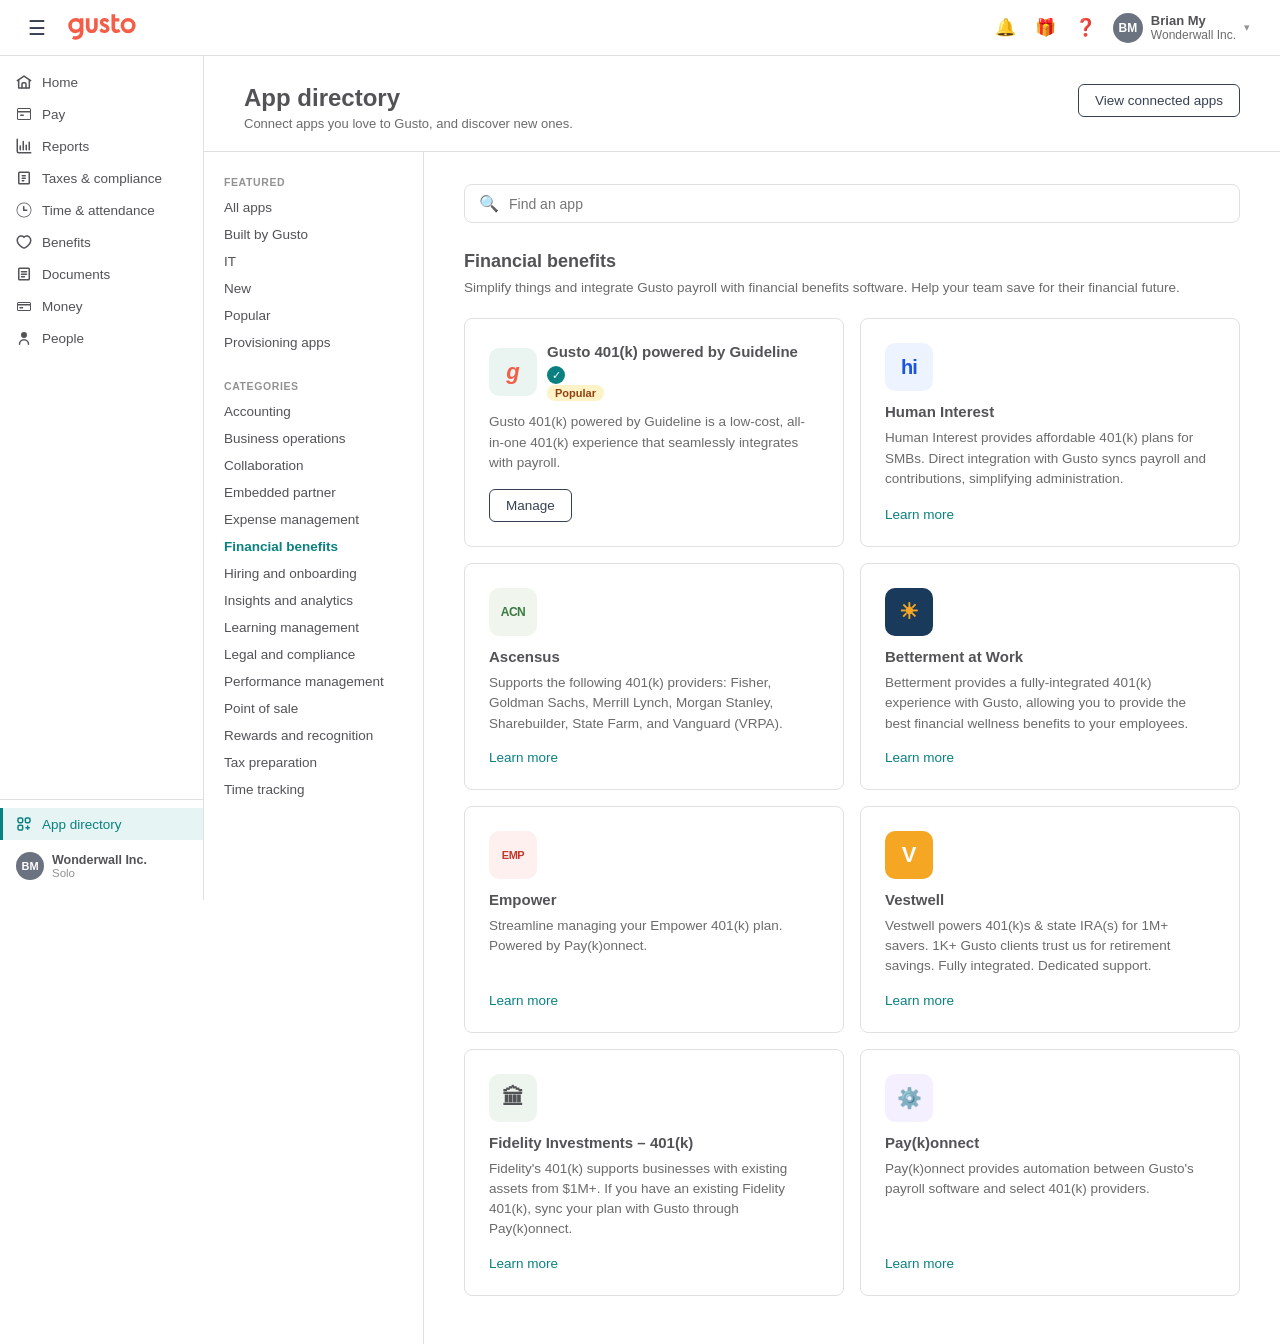
<file: app-directory.html>
<!DOCTYPE html>
<html lang="en">
<head>
  <meta charset="UTF-8">
  <meta name="viewport" content="width=device-width, initial-scale=1.0">
  <title>App directory | Gusto</title>
  <link rel="stylesheet" href="styles.css">
</head>
<body>

<!-- ─── Topbar ─── -->
<header class="topbar">
  <button class="icon-btn" style="font-size:20px; color:#374151;">☰</button>
  <a href="home.html" style="display:flex;align-items:center;text-decoration:none;line-height:0;"><svg viewBox="0 0 1040.65 399.35" xmlns="http://www.w3.org/2000/svg" style="width:68px;height:auto;color:var(--gusto-red);display:block;" aria-label="Gusto" role="img"><path fill="currentColor" d="M920.06 61.34A115.69 115.69 0 1 0 1035.74 177 115.81 115.81 0 0 0 920.06 61.34zm0 176.5A60.82 60.82 0 1 1 980.88 177a60.89 60.89 0 0 1-60.82 60.84zM579.44 153.62l-20.21-10.1q-13.14-6.47-16.46-10.2a12 12 0 0 1-3.33-8.18c0-3.9 1.74-7.17 5.25-9.8s8.35-3.94 14.54-3.94q17 0 37.78 20.61l34.14-34.14a89.18 89.18 0 0 0-72.32-36.36q-31.32 0-51.41 18.48t-20.1 44.54q0 40.41 53.33 67.28l18.58 9.29q24 12.12 24 24.85 0 6.87-6.66 12.12T559 243.32q-10.11 0-23.13-7a85.18 85.18 0 0 1-23-18L479.24 255q28.67 37.57 76.76 37.57 36.16 0 57.68-19.59t21.51-48.89q0-22-11.92-38.38t-43.83-32.09zM236.05 65.92h-54.87l.18 19.73c-17.77-18-39.66-24.31-62.18-24.31a115.69 115.69 0 0 0 0 231.38c26.63 0 49.42-11.8 61.16-26.81 0 .91-.08 11.82-.11 13-.22 7.46-1.3 19.41-8.33 31.62A60.6 60.6 0 0 1 87.53 331l-27.29 47.5a114.77 114.77 0 0 0 59.46 16.64c30.36 0 68.22-12 95.07-49.21 22.33-30.92 21.28-60.13 21.28-88.41zM119.18 237.84A60.82 60.82 0 1 1 180 177a60.88 60.88 0 0 1-60.82 60.84zM454.8 65.92h-55.15v110c.11 15.58.09 42.57-11.4 54.14-5.51 5.54-11.51 10.5-24.24 10.5s-18.78-5-24.28-10.5c-11.49-11.57-11.46-38.56-11.35-54.14v-110h-55.11v109.61c-.15 22.57-.43 64.6 27.24 92.45 16.24 16.34 35.58 24.63 63.54 24.63s47.31-8.29 63.55-24.63c27.67-27.85 27.39-69.88 27.24-92.45z"/><path fill="currentColor" d="M740.05 237.18c-6.29-.85-12.48-5.34-16-13.54-2.41-5.62-3.28-13-3.28-22.09V113.1h64.81V65.75h-64.81V4.25h-55v192.84c0 18.91 1.52 41.83 14 63 10.65 18 29.41 32.55 60.2 32.55 37.33 0 64.19-27 64.19-27l-33-40.58s-14.49 14.37-31.11 12.12z"/></svg></a>
  <div class="topbar-right">
    <button class="icon-btn">🔔</button>
    <button class="icon-btn">🎁</button>
    <button class="icon-btn">❓</button>
    <div class="user-chip">
      <div class="avatar">BM</div>
      <div>
        <div class="user-name">Brian My</div>
        <div class="user-company">Wonderwall Inc.</div>
      </div>
      <span style="color:var(--text-muted); font-size:11px;">▾</span>
    </div>
  </div>
</header>

<div class="app-shell">

  <!-- ─── Sidebar ─── -->
  <nav class="sidebar">
    <a href="home.html" class="nav-item">
      <svg class="nav-svg" viewBox="0 0 16 16" fill="currentColor" aria-hidden="true"><path fill-rule="evenodd" d="M2.667 4.983a.75.75 0 0 1 .75.75v7.517h9.166V5.733a.75.75 0 0 1 1.5 0V14a.75.75 0 0 1-.75.75H2.667a.75.75 0 0 1-.75-.75V5.733a.75.75 0 0 1 .75-.75" clip-rule="evenodd"/><path fill-rule="evenodd" d="M7.57 1.386a.75.75 0 0 1 .86 0l6.667 4.666a.75.75 0 0 1-.86 1.23L8 2.914 1.763 7.281a.75.75 0 1 1-.86-1.229zM5.25 10c0-1.15.932-2.083 2.083-2.083h1.334c1.15 0 2.083.932 2.083 2.083v4a.75.75 0 0 1-1.5 0v-4a.583.583 0 0 0-.583-.583H7.333A.583.583 0 0 0 6.75 10v4a.75.75 0 0 1-1.5 0z" clip-rule="evenodd"/></svg>
      Home
    </a>
    <a href="#" class="nav-item">
      <svg class="nav-svg" viewBox="0 0 16 16" fill="currentColor" aria-hidden="true"><path fill-rule="evenodd" d="M2.5 2A1.5 1.5 0 0 0 1 3.5v9A1.5 1.5 0 0 0 2.5 14h11a1.5 1.5 0 0 0 1.5-1.5v-9A1.5 1.5 0 0 0 13.5 2zM2 3.5a.5.5 0 0 1 .5-.5h11a.5.5 0 0 1 .5.5V5H2zm0 3h12v6a.5.5 0 0 1-.5.5h-11a.5.5 0 0 1-.5-.5zM4 9.25a.75.75 0 0 1 .75-.75h2.5a.75.75 0 0 1 0 1.5h-2.5A.75.75 0 0 1 4 9.25z" clip-rule="evenodd"/></svg>
      Pay
    </a>
    <a href="#" class="nav-item">
      <svg class="nav-svg" viewBox="0 0 16 16" fill="currentColor" aria-hidden="true"><path fill-rule="evenodd" d="M4.25 7.25A.75.75 0 0 1 5 8v3.75a.75.75 0 0 1-1.5 0V8a.75.75 0 0 1 .75-.75m3-4.5A.75.75 0 0 1 8 3.5v8.25a.75.75 0 0 1-1.5 0V3.5a.75.75 0 0 1 .75-.75m3 3.675a.75.75 0 0 1 .75.75v4.575a.75.75 0 0 1-1.5 0V7.175a.75.75 0 0 1 .75-.75m3-2.925a.75.75 0 0 1 .75.75v7.5a.75.75 0 0 1-1.5 0v-7.5a.75.75 0 0 1 .75-.75" clip-rule="evenodd"/><path fill-rule="evenodd" d="M1.25.5a.75.75 0 0 1 .75.75v12c0 .415.335.75.75.75h12a.75.75 0 0 1 0 1.5h-12A2.25 2.25 0 0 1 .5 13.25v-12A.75.75 0 0 1 1.25.5" clip-rule="evenodd"/></svg>
      Reports
    </a>
    <a href="#" class="nav-item">
      <svg class="nav-svg" viewBox="0 0 16 16" fill="currentColor" aria-hidden="true"><path fill-rule="evenodd" d="M3.5 1.5A1.5 1.5 0 0 0 2 3v10a1.5 1.5 0 0 0 1.5 1.5h9A1.5 1.5 0 0 0 14 13V3a1.5 1.5 0 0 0-1.5-1.5zM3.5 3h9v10h-9zm2 2.75a.75.75 0 0 1 .75-.75h3a.75.75 0 0 1 0 1.5h-3a.75.75 0 0 1-.75-.75zm0 2.5a.75.75 0 0 1 .75-.75h3a.75.75 0 0 1 0 1.5h-3a.75.75 0 0 1-.75-.75zm0 2.5a.75.75 0 0 1 .75-.75h1.5a.75.75 0 0 1 0 1.5h-1.5a.75.75 0 0 1-.75-.75z" clip-rule="evenodd"/></svg>
      Taxes &amp; compliance
    </a>
    <a href="#" class="nav-item">
      <svg class="nav-svg" viewBox="0 0 16 16" fill="currentColor" aria-hidden="true"><path fill-rule="evenodd" d="M8 1.25a6.75 6.75 0 1 0 0 13.5A6.75 6.75 0 0 0 8 1.25zM.5 8a7.5 7.5 0 1 1 15 0A7.5 7.5 0 0 1 .5 8zm7.25-4a.75.75 0 0 1 .75.75V7.5h2.25a.75.75 0 0 1 0 1.5h-3a.75.75 0 0 1-.75-.75v-4A.75.75 0 0 1 7.75 4z" clip-rule="evenodd"/></svg>
      Time &amp; attendance
    </a>
    <a href="benefits.html" class="nav-item">
      <svg class="nav-svg" viewBox="0 0 16 16" fill="currentColor" aria-hidden="true"><path fill-rule="evenodd" d="M5.228 2.75C3.37 2.75 2 4.53 2 6.316c0 1.865 1.172 3.6 2.628 4.918.717.648 1.47 1.167 2.115 1.52.322.176.607.305.84.389.246.09.38.107.417.107s.171-.018.418-.107a6 6 0 0 0 .84-.39 11.4 11.4 0 0 0 2.114-1.52C12.828 9.916 14 8.182 14 6.317c0-1.785-1.37-3.566-3.228-3.566-1.08 0-1.782.53-2.202 1.02a.75.75 0 0 1-1.14 0c-.42-.49-1.121-1.02-2.202-1.02ZM.5 6.316C.5 3.938 2.324 1.25 5.228 1.25c1.219 0 2.131.456 2.772.985a4.26 4.26 0 0 1 2.772-.985c2.904 0 4.728 2.688 4.728 5.066 0 2.486-1.536 4.593-3.122 6.03a13 13 0 0 1-2.4 1.723c-.374.204-.73.37-1.05.485-.305.11-.632.196-.928.196s-.623-.086-.928-.196a8 8 0 0 1-1.05-.485 13 13 0 0 1-2.4-1.724C2.036 10.91.5 8.802.5 6.316" clip-rule="evenodd"/></svg>
      Benefits
    </a>
    <a href="#" class="nav-item">
      <svg class="nav-svg" viewBox="0 0 16 16" fill="currentColor" aria-hidden="true"><path fill-rule="evenodd" d="M3.5 1.5A1.5 1.5 0 0 0 2 3v10a1.5 1.5 0 0 0 1.5 1.5h9A1.5 1.5 0 0 0 14 13V3a1.5 1.5 0 0 0-1.5-1.5zM3.5 3h9v10h-9zm1.25 2.75a.75.75 0 0 1 .75-.75h5a.75.75 0 0 1 0 1.5h-5a.75.75 0 0 1-.75-.75zm0 2.5a.75.75 0 0 1 .75-.75h5a.75.75 0 0 1 0 1.5h-5a.75.75 0 0 1-.75-.75zm0 2.5a.75.75 0 0 1 .75-.75h3a.75.75 0 0 1 0 1.5h-3a.75.75 0 0 1-.75-.75z" clip-rule="evenodd"/></svg>
      Documents
    </a>
    <a href="#" class="nav-item">
      <svg class="nav-svg" viewBox="0 0 16 16" fill="currentColor" aria-hidden="true"><path fill-rule="evenodd" d="M2.5 4A1.5 1.5 0 0 0 1 5.5v6A1.5 1.5 0 0 0 2.5 13h11a1.5 1.5 0 0 0 1.5-1.5v-6A1.5 1.5 0 0 0 13.5 4zM2 5.5a.5.5 0 0 1 .5-.5h11a.5.5 0 0 1 .5.5V6H2zm0 2h12v4a.5.5 0 0 1-.5.5h-11a.5.5 0 0 1-.5-.5zM4 9a.75.75 0 0 0 0 1.5h2.5A.75.75 0 0 0 6.5 9z" clip-rule="evenodd"/></svg>
      Money
    </a>
    <a href="#" class="nav-item">
      <svg class="nav-svg" viewBox="0 0 16 16" fill="currentColor" aria-hidden="true"><path d="M8 8a3 3 0 1 0 0-6 3 3 0 0 0 0 6zm-5.25 6.25a.75.75 0 0 0 1.5 0 3.75 3.75 0 0 1 7.5 0 .75.75 0 0 0 1.5 0 5.25 5.25 0 0 0-10.5 0z"/></svg>
      People
    </a>
    <div class="nav-spacer"></div>
    <div class="nav-divider"></div>
    <a href="app-directory.html" class="nav-item active">
      <svg class="nav-svg" viewBox="0 0 16 16" fill="currentColor" aria-hidden="true"><path fill-rule="evenodd" d="M3.333 2.75a.583.583 0 0 0-.583.583v2c0 .323.26.584.583.584h2a.583.583 0 0 0 .584-.584v-2a.583.583 0 0 0-.584-.583zm-2.083.583c0-1.15.932-2.083 2.083-2.083h2c1.151 0 2.084.932 2.084 2.083v2a2.084 2.084 0 0 1-2.084 2.084h-2A2.083 2.083 0 0 1 1.25 5.333zm9.417-.583a.583.583 0 0 0-.584.583v2c0 .323.261.584.584.584h2a.583.583 0 0 0 .583-.584v-2a.583.583 0 0 0-.583-.583zm-2.084.583c0-1.15.933-2.083 2.084-2.083h2c1.15 0 2.083.932 2.083 2.083v2a2.083 2.083 0 0 1-2.083 2.084h-2a2.083 2.083 0 0 1-2.084-2.084zm-5.25 6.75a.583.583 0 0 0-.583.584v2c0 .322.26.583.583.583h2c.323 0 .584-.26.584-.583v-2a.583.583 0 0 0-.584-.584zm-2.083.584c0-1.151.932-2.084 2.083-2.084h2c1.151 0 2.084.933 2.084 2.084v2c0 1.15-.933 2.083-2.084 2.083h-2a2.083 2.083 0 0 1-2.083-2.083zM11.667 9.25a.75.75 0 0 1 .75.75v3.333a.75.75 0 0 1-1.5 0V10a.75.75 0 0 1 .75-.75" clip-rule="evenodd"/><path fill-rule="evenodd" d="M9.25 11.667a.75.75 0 0 1 .75-.75h3.333a.75.75 0 0 1 0 1.5H10a.75.75 0 0 1-.75-.75" clip-rule="evenodd"/></svg>
      App directory
    </a>
    <div style="padding: 12px 16px 0;">
      <div style="display:flex; align-items:center; gap:8px;">
        <div class="avatar" style="width:28px; height:28px; font-size:11px;">BM</div>
        <div>
          <div style="font-size:12.5px; font-weight:600;">Wonderwall Inc.</div>
          <div style="font-size:11.5px; color:var(--text-muted);">Solo</div>
        </div>
      </div>
    </div>
  </nav>

  <!-- ─── Page area ─── -->
  <div class="page-area">

    <!-- App dir header -->
    <div style="display:flex; align-items:flex-start; justify-content:space-between; padding:28px 40px 20px; border-bottom:1px solid var(--border);">
      <div>
        <h1 class="appdir-title">App directory</h1>
        <p class="appdir-subtitle">Connect apps you love to Gusto, and discover new ones.</p>
      </div>
      <button class="btn-outline">View connected apps</button>
    </div>

    <div class="appdir-layout">

      <!-- App dir sidebar -->
      <div class="appdir-sidebar">
        <div class="appdir-nav-section">
          <div class="appdir-nav-label">Featured</div>
          <a href="app-directory.html" class="appdir-nav-link">All apps</a>
          <a href="#" class="appdir-nav-link">Built by Gusto</a>
          <a href="#" class="appdir-nav-link">IT</a>
          <a href="#" class="appdir-nav-link">New</a>
          <a href="#" class="appdir-nav-link">Popular</a>
          <a href="#" class="appdir-nav-link">Provisioning apps</a>
        </div>
        <div class="appdir-nav-section">
          <div class="appdir-nav-label">Categories</div>
          <a href="#" class="appdir-nav-link">Accounting</a>
          <a href="#" class="appdir-nav-link">Business operations</a>
          <a href="#" class="appdir-nav-link">Collaboration</a>
          <a href="#" class="appdir-nav-link">Embedded partner</a>
          <a href="#" class="appdir-nav-link">Expense management</a>
          <a href="app-directory.html" class="appdir-nav-link active">Financial benefits</a>
          <a href="#" class="appdir-nav-link">Hiring and onboarding</a>
          <a href="#" class="appdir-nav-link">Insights and analytics</a>
          <a href="#" class="appdir-nav-link">Learning management</a>
          <a href="#" class="appdir-nav-link">Legal and compliance</a>
          <a href="#" class="appdir-nav-link">Performance management</a>
          <a href="#" class="appdir-nav-link">Point of sale</a>
          <a href="#" class="appdir-nav-link">Rewards and recognition</a>
          <a href="#" class="appdir-nav-link">Tax preparation</a>
          <a href="#" class="appdir-nav-link">Time tracking</a>
        </div>
      </div>

      <!-- App dir content -->
      <div class="appdir-main">

        <div class="search-bar">
          <span style="font-size:16px; color:var(--text-muted);">🔍</span>
          <input class="search-input" type="text" placeholder="Find an app">
        </div>

        <h2 class="appdir-section-title">Financial benefits</h2>
        <p class="appdir-section-desc">Simplify things and integrate Gusto payroll with financial benefits software. Help your team save for their financial future.</p>

        <div class="app-grid">

          <!-- Gusto 401(k) — connected, featured -->
          <div class="app-card">
            <div class="app-logo-wrap">
              <div class="app-logo" style="background:#EAF5F1;">
                <span style="color:var(--gusto-red); font-size:22px; font-weight:900; font-style:italic;">g</span>
              </div>
              <div>
                <div class="app-name-row">
                  <span class="app-name">Gusto 401(k) powered by Guideline</span>
                  <span class="check-icon">✓</span>
                </div>
                <span class="badge badge-popular">Popular</span>
              </div>
            </div>
            <p class="app-desc">Gusto 401(k) powered by Guideline is a low-cost, all-in-one 401(k) experience that seamlessly integrates with payroll.</p>
            <button class="btn-outline" style="width:fit-content;">Manage</button>
          </div>

          <!-- Human Interest -->
          <div class="app-card">
            <div class="app-logo-wrap">
              <div class="app-logo" style="background:#EEF4FF;">
                <span style="color:#1A56DB; font-size:20px; font-weight:800; letter-spacing:-1px;">hi</span>
              </div>
            </div>
            <div class="app-name" style="margin-bottom:8px;">Human Interest</div>
            <p class="app-desc">Human Interest provides affordable 401(k) plans for SMBs. Direct integration with Gusto syncs payroll and contributions, simplifying administration.</p>
            <a href="#" class="link-action">Learn more</a>
          </div>

          <!-- Ascensus -->
          <div class="app-card">
            <div class="app-logo-wrap">
              <div class="app-logo" style="background:#F0F5EE;">
                <span style="color:#3A7A40; font-size:12px; font-weight:700; letter-spacing:-0.5px;">ACN</span>
              </div>
            </div>
            <div class="app-name" style="margin-bottom:8px;">Ascensus</div>
            <p class="app-desc">Supports the following 401(k) providers: Fisher, Goldman Sachs, Merrill Lynch, Morgan Stanley, Sharebuilder, State Farm, and Vanguard (VRPA).</p>
            <a href="#" class="link-action">Learn more</a>
          </div>

          <!-- Betterment -->
          <div class="app-card">
            <div class="app-logo-wrap">
              <div class="app-logo" style="background:#1A3A5C;">
                <span style="color:#F5A623; font-size:22px;">☀</span>
              </div>
            </div>
            <div class="app-name" style="margin-bottom:8px;">Betterment at Work</div>
            <p class="app-desc">Betterment provides a fully-integrated 401(k) experience with Gusto, allowing you to provide the best financial wellness benefits to your employees.</p>
            <a href="#" class="link-action">Learn more</a>
          </div>

          <!-- Empower -->
          <div class="app-card">
            <div class="app-logo-wrap">
              <div class="app-logo" style="background:#FFF0F0;">
                <span style="color:#C0392B; font-size:11px; font-weight:800; letter-spacing:-0.5px;">EMP</span>
              </div>
            </div>
            <div class="app-name" style="margin-bottom:8px;">Empower</div>
            <p class="app-desc">Streamline managing your Empower 401(k) plan. Powered by Pay(k)onnect.</p>
            <a href="#" class="link-action">Learn more</a>
          </div>

          <!-- Vestwell -->
          <div class="app-card">
            <div class="app-logo-wrap">
              <div class="app-logo" style="background:#F5A623;">
                <span style="color:white; font-size:22px; font-weight:800;">V</span>
              </div>
            </div>
            <div class="app-name" style="margin-bottom:8px;">Vestwell</div>
            <p class="app-desc">Vestwell powers 401(k)s &amp; state IRA(s) for 1M+ savers. 1K+ Gusto clients trust us for retirement savings. Fully integrated. Dedicated support.</p>
            <a href="#" class="link-action">Learn more</a>
          </div>

          <!-- Fidelity -->
          <div class="app-card">
            <div class="app-logo-wrap">
              <div class="app-logo" style="background:#EEF5EE;">
                <span style="font-size:22px;">🏛</span>
              </div>
            </div>
            <div class="app-name" style="margin-bottom:8px;">Fidelity Investments – 401(k)</div>
            <p class="app-desc">Fidelity's 401(k) supports businesses with existing assets from $1M+. If you have an existing Fidelity 401(k), sync your plan with Gusto through Pay(k)onnect.</p>
            <a href="#" class="link-action">Learn more</a>
          </div>

          <!-- Pay(k)onnect -->
          <div class="app-card">
            <div class="app-logo-wrap">
              <div class="app-logo" style="background:#F5F0FF;">
                <span style="font-size:20px;">⚙️</span>
              </div>
            </div>
            <div class="app-name" style="margin-bottom:8px;">Pay(k)onnect</div>
            <p class="app-desc">Pay(k)onnect provides automation between Gusto's payroll software and select 401(k) providers.</p>
            <a href="#" class="link-action">Learn more</a>
          </div>

        </div>
      </div>
    </div>
  </div>
</div>

</body>
</html>
</file>
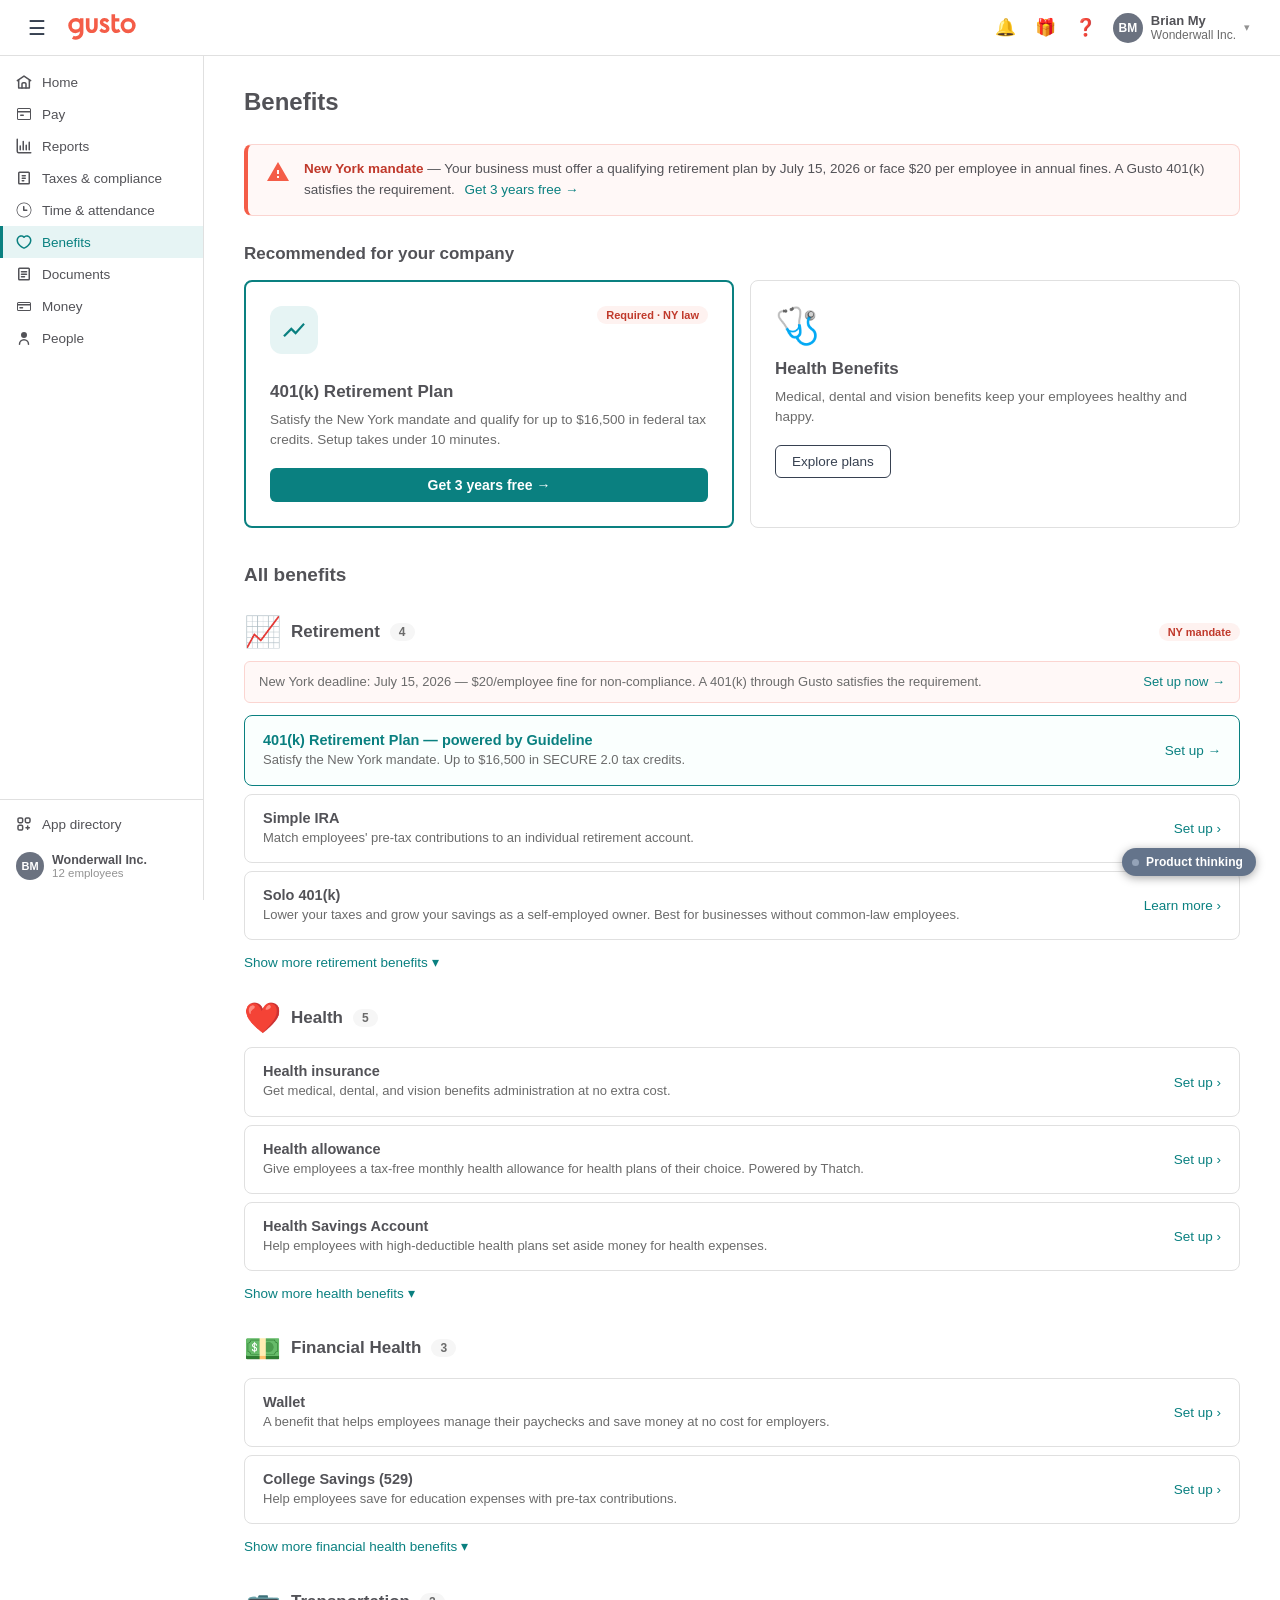
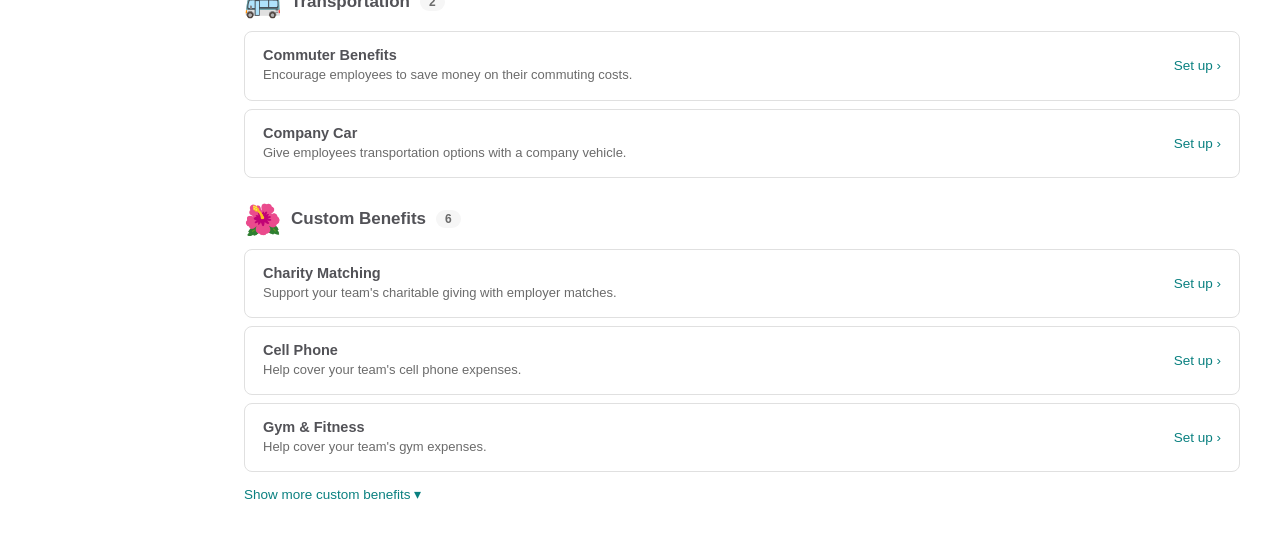
<file: benefits-v2.html>
<!DOCTYPE html>
<html lang="en">
<head>
  <meta charset="UTF-8">
  <meta name="viewport" content="width=device-width, initial-scale=1.0">
  <title>Benefits | Wonderwall Inc. | Gusto</title>
  <link rel="stylesheet" href="styles.css">
  <style>
    .mandate-alert {
      display: flex;
      align-items: flex-start;
      gap: 14px;
      background: #FFF8F7;
      border: 1px solid #FBD5D1;
      border-left: 4px solid var(--gusto-red);
      border-radius: var(--radius);
      padding: 14px 18px;
      margin-bottom: 28px;
    }
    .mandate-alert-icon {
      width: 24px;
      height: 24px;
      flex-shrink: 0;
      margin-top: 1px;
      color: var(--gusto-red);
    }
    .mandate-alert-body { flex: 1; font-size: 13.5px; line-height: 1.55; }
    .mandate-alert-body strong { color: #C0392B; }

    .rec-card-featured {
      border: 2px solid var(--gusto-green);
      border-radius: var(--radius);
      padding: 24px;
      position: relative;
    }
    .rec-icon-wrap {
      width: 48px;
      height: 48px;
      border-radius: 12px;
      background: var(--gusto-green-bg);
      display: flex;
      align-items: center;
      justify-content: center;
      color: var(--gusto-green);
      margin-bottom: 14px;
    }
    .badge-required {
      background: #FEF2F0;
      color: #C0392B;
      font-size: 11px;
      font-weight: 700;
      padding: 3px 9px;
      border-radius: 100px;
    }
    .mandate-cat-note {
      font-size: 13px;
      color: var(--text-secondary);
      background: #FFF8F7;
      border: 1px solid #FBD5D1;
      border-radius: 6px;
      padding: 10px 14px;
      margin-bottom: 12px;
      line-height: 1.5;
      display: flex;
      align-items: center;
      justify-content: space-between;
      gap: 12px;
    }
    .benefit-row-featured {
      display: flex;
      align-items: center;
      padding: 16px 18px;
      border: 1.5px solid var(--gusto-green);
      border-radius: var(--radius);
      margin-bottom: 8px;
      cursor: pointer;
      text-decoration: none;
      color: inherit;
      background: #FAFFFE;
      transition: background 0.12s;
    }
    .benefit-row-featured:hover { background: #F0FAF9; }
  </style>
</head>
<body>

<!-- Coachmarks toggle -->
<button class="cm-toggle cm-off" id="cm-toggle">
  <span class="cm-toggle-dot"></span>
  Product thinking
</button>

<!-- ─── Topbar ─── -->
<header class="topbar">
  <button class="icon-btn" style="font-size:20px; color:#374151;">☰</button>
  <a href="home-v2.html" style="display:flex;align-items:center;text-decoration:none;line-height:0;"><svg viewBox="0 0 1040.65 399.35" xmlns="http://www.w3.org/2000/svg" style="width:68px;height:auto;color:var(--gusto-red);display:block;" aria-label="Gusto" role="img"><path fill="currentColor" d="M920.06 61.34A115.69 115.69 0 1 0 1035.74 177 115.81 115.81 0 0 0 920.06 61.34zm0 176.5A60.82 60.82 0 1 1 980.88 177a60.89 60.89 0 0 1-60.82 60.84zM579.44 153.62l-20.21-10.1q-13.14-6.47-16.46-10.2a12 12 0 0 1-3.33-8.18c0-3.9 1.74-7.17 5.25-9.8s8.35-3.94 14.54-3.94q17 0 37.78 20.61l34.14-34.14a89.18 89.18 0 0 0-72.32-36.36q-31.32 0-51.41 18.48t-20.1 44.54q0 40.41 53.33 67.28l18.58 9.29q24 12.12 24 24.85 0 6.87-6.66 12.12T559 243.32q-10.11 0-23.13-7a85.18 85.18 0 0 1-23-18L479.24 255q28.67 37.57 76.76 37.57 36.16 0 57.68-19.59t21.51-48.89q0-22-11.92-38.38t-43.83-32.09zM236.05 65.92h-54.87l.18 19.73c-17.77-18-39.66-24.31-62.18-24.31a115.69 115.69 0 0 0 0 231.38c26.63 0 49.42-11.8 61.16-26.81 0 .91-.08 11.82-.11 13-.22 7.46-1.3 19.41-8.33 31.62A60.6 60.6 0 0 1 87.53 331l-27.29 47.5a114.77 114.77 0 0 0 59.46 16.64c30.36 0 68.22-12 95.07-49.21 22.33-30.92 21.28-60.13 21.28-88.41zM119.18 237.84A60.82 60.82 0 1 1 180 177a60.88 60.88 0 0 1-60.82 60.84zM454.8 65.92h-55.15v110c.11 15.58.09 42.57-11.4 54.14-5.51 5.54-11.51 10.5-24.24 10.5s-18.78-5-24.28-10.5c-11.49-11.57-11.46-38.56-11.35-54.14v-110h-55.11v109.61c-.15 22.57-.43 64.6 27.24 92.45 16.24 16.34 35.58 24.63 63.54 24.63s47.31-8.29 63.55-24.63c27.67-27.85 27.39-69.88 27.24-92.45z"/><path fill="currentColor" d="M740.05 237.18c-6.29-.85-12.48-5.34-16-13.54-2.41-5.62-3.28-13-3.28-22.09V113.1h64.81V65.75h-64.81V4.25h-55v192.84c0 18.91 1.52 41.83 14 63 10.65 18 29.41 32.55 60.2 32.55 37.33 0 64.19-27 64.19-27l-33-40.58s-14.49 14.37-31.11 12.12z"/></svg></a>
  <div class="topbar-right">
    <button class="icon-btn">🔔</button>
    <button class="icon-btn">🎁</button>
    <button class="icon-btn">❓</button>
    <div class="user-chip">
      <div class="avatar">BM</div>
      <div>
        <div class="user-name">Brian My</div>
        <div class="user-company">Wonderwall Inc.</div>
      </div>
      <span style="color:var(--text-muted); font-size:11px;">▾</span>
    </div>
  </div>
</header>

<div class="app-shell">

  <!-- ─── Sidebar ─── -->
  <nav class="sidebar">
    <a href="home-v2.html" class="nav-item">
      <svg class="nav-svg" viewBox="0 0 16 16" fill="currentColor" aria-hidden="true"><path fill-rule="evenodd" d="M2.667 4.983a.75.75 0 0 1 .75.75v7.517h9.166V5.733a.75.75 0 0 1 1.5 0V14a.75.75 0 0 1-.75.75H2.667a.75.75 0 0 1-.75-.75V5.733a.75.75 0 0 1 .75-.75" clip-rule="evenodd"/><path fill-rule="evenodd" d="M7.57 1.386a.75.75 0 0 1 .86 0l6.667 4.666a.75.75 0 0 1-.86 1.23L8 2.914 1.763 7.281a.75.75 0 1 1-.86-1.229zM5.25 10c0-1.15.932-2.083 2.083-2.083h1.334c1.15 0 2.083.932 2.083 2.083v4a.75.75 0 0 1-1.5 0v-4a.583.583 0 0 0-.583-.583H7.333A.583.583 0 0 0 6.75 10v4a.75.75 0 0 1-1.5 0z" clip-rule="evenodd"/></svg>
      Home
    </a>
    <a href="#" class="nav-item">
      <svg class="nav-svg" viewBox="0 0 16 16" fill="currentColor" aria-hidden="true"><path fill-rule="evenodd" d="M2.5 2A1.5 1.5 0 0 0 1 3.5v9A1.5 1.5 0 0 0 2.5 14h11a1.5 1.5 0 0 0 1.5-1.5v-9A1.5 1.5 0 0 0 13.5 2zM2 3.5a.5.5 0 0 1 .5-.5h11a.5.5 0 0 1 .5.5V5H2zm0 3h12v6a.5.5 0 0 1-.5.5h-11a.5.5 0 0 1-.5-.5zM4 9.25a.75.75 0 0 1 .75-.75h2.5a.75.75 0 0 1 0 1.5h-2.5A.75.75 0 0 1 4 9.25z" clip-rule="evenodd"/></svg>
      Pay
    </a>
    <a href="#" class="nav-item">
      <svg class="nav-svg" viewBox="0 0 16 16" fill="currentColor" aria-hidden="true"><path fill-rule="evenodd" d="M4.25 7.25A.75.75 0 0 1 5 8v3.75a.75.75 0 0 1-1.5 0V8a.75.75 0 0 1 .75-.75m3-4.5A.75.75 0 0 1 8 3.5v8.25a.75.75 0 0 1-1.5 0V3.5a.75.75 0 0 1 .75-.75m3 3.675a.75.75 0 0 1 .75.75v4.575a.75.75 0 0 1-1.5 0V7.175a.75.75 0 0 1 .75-.75m3-2.925a.75.75 0 0 1 .75.75v7.5a.75.75 0 0 1-1.5 0v-7.5a.75.75 0 0 1 .75-.75" clip-rule="evenodd"/><path fill-rule="evenodd" d="M1.25.5a.75.75 0 0 1 .75.75v12c0 .415.335.75.75.75h12a.75.75 0 0 1 0 1.5h-12A2.25 2.25 0 0 1 .5 13.25v-12A.75.75 0 0 1 1.25.5" clip-rule="evenodd"/></svg>
      Reports
    </a>
    <a href="#" class="nav-item">
      <svg class="nav-svg" viewBox="0 0 16 16" fill="currentColor" aria-hidden="true"><path fill-rule="evenodd" d="M3.5 1.5A1.5 1.5 0 0 0 2 3v10a1.5 1.5 0 0 0 1.5 1.5h9A1.5 1.5 0 0 0 14 13V3a1.5 1.5 0 0 0-1.5-1.5zM3.5 3h9v10h-9zm2 2.75a.75.75 0 0 1 .75-.75h3a.75.75 0 0 1 0 1.5h-3a.75.75 0 0 1-.75-.75zm0 2.5a.75.75 0 0 1 .75-.75h3a.75.75 0 0 1 0 1.5h-3a.75.75 0 0 1-.75-.75zm0 2.5a.75.75 0 0 1 .75-.75h1.5a.75.75 0 0 1 0 1.5h-1.5a.75.75 0 0 1-.75-.75z" clip-rule="evenodd"/></svg>
      Taxes &amp; compliance
    </a>
    <a href="#" class="nav-item">
      <svg class="nav-svg" viewBox="0 0 16 16" fill="currentColor" aria-hidden="true"><path fill-rule="evenodd" d="M8 1.25a6.75 6.75 0 1 0 0 13.5A6.75 6.75 0 0 0 8 1.25zM.5 8a7.5 7.5 0 1 1 15 0A7.5 7.5 0 0 1 .5 8zm7.25-4a.75.75 0 0 1 .75.75V7.5h2.25a.75.75 0 0 1 0 1.5h-3a.75.75 0 0 1-.75-.75v-4A.75.75 0 0 1 7.75 4z" clip-rule="evenodd"/></svg>
      Time &amp; attendance
    </a>
    <a href="benefits-v2.html" class="nav-item active">
      <svg class="nav-svg" viewBox="0 0 16 16" fill="currentColor" aria-hidden="true"><path fill-rule="evenodd" d="M5.228 2.75C3.37 2.75 2 4.53 2 6.316c0 1.865 1.172 3.6 2.628 4.918.717.648 1.47 1.167 2.115 1.52.322.176.607.305.84.389.246.09.38.107.417.107s.171-.018.418-.107a6 6 0 0 0 .84-.39 11.4 11.4 0 0 0 2.114-1.52C12.828 9.916 14 8.182 14 6.317c0-1.785-1.37-3.566-3.228-3.566-1.08 0-1.782.53-2.202 1.02a.75.75 0 0 1-1.14 0c-.42-.49-1.121-1.02-2.202-1.02ZM.5 6.316C.5 3.938 2.324 1.25 5.228 1.25c1.219 0 2.131.456 2.772.985a4.26 4.26 0 0 1 2.772-.985c2.904 0 4.728 2.688 4.728 5.066 0 2.486-1.536 4.593-3.122 6.03a13 13 0 0 1-2.4 1.723c-.374.204-.73.37-1.05.485-.305.11-.632.196-.928.196s-.623-.086-.928-.196a8 8 0 0 1-1.05-.485 13 13 0 0 1-2.4-1.724C2.036 10.91.5 8.802.5 6.316" clip-rule="evenodd"/></svg>
      Benefits
    </a>
    <a href="#" class="nav-item">
      <svg class="nav-svg" viewBox="0 0 16 16" fill="currentColor" aria-hidden="true"><path fill-rule="evenodd" d="M3.5 1.5A1.5 1.5 0 0 0 2 3v10a1.5 1.5 0 0 0 1.5 1.5h9A1.5 1.5 0 0 0 14 13V3a1.5 1.5 0 0 0-1.5-1.5zM3.5 3h9v10h-9zm1.25 2.75a.75.75 0 0 1 .75-.75h5a.75.75 0 0 1 0 1.5h-5a.75.75 0 0 1-.75-.75zm0 2.5a.75.75 0 0 1 .75-.75h5a.75.75 0 0 1 0 1.5h-5a.75.75 0 0 1-.75-.75zm0 2.5a.75.75 0 0 1 .75-.75h3a.75.75 0 0 1 0 1.5h-3a.75.75 0 0 1-.75-.75z" clip-rule="evenodd"/></svg>
      Documents
    </a>
    <a href="#" class="nav-item">
      <svg class="nav-svg" viewBox="0 0 16 16" fill="currentColor" aria-hidden="true"><path fill-rule="evenodd" d="M2.5 4A1.5 1.5 0 0 0 1 5.5v6A1.5 1.5 0 0 0 2.5 13h11a1.5 1.5 0 0 0 1.5-1.5v-6A1.5 1.5 0 0 0 13.5 4zM2 5.5a.5.5 0 0 1 .5-.5h11a.5.5 0 0 1 .5.5V6H2zm0 2h12v4a.5.5 0 0 1-.5.5h-11a.5.5 0 0 1-.5-.5zM4 9a.75.75 0 0 0 0 1.5h2.5A.75.75 0 0 0 6.5 9z" clip-rule="evenodd"/></svg>
      Money
    </a>
    <a href="#" class="nav-item">
      <svg class="nav-svg" viewBox="0 0 16 16" fill="currentColor" aria-hidden="true"><path d="M8 8a3 3 0 1 0 0-6 3 3 0 0 0 0 6zm-5.25 6.25a.75.75 0 0 0 1.5 0 3.75 3.75 0 0 1 7.5 0 .75.75 0 0 0 1.5 0 5.25 5.25 0 0 0-10.5 0z"/></svg>
      People
    </a>
    <div class="nav-spacer"></div>
    <div class="nav-divider"></div>
    <a href="app-directory.html" class="nav-item">
      <svg class="nav-svg" viewBox="0 0 16 16" fill="currentColor" aria-hidden="true"><path fill-rule="evenodd" d="M3.333 2.75a.583.583 0 0 0-.583.583v2c0 .323.26.584.583.584h2a.583.583 0 0 0 .584-.584v-2a.583.583 0 0 0-.584-.583zm-2.083.583c0-1.15.932-2.083 2.083-2.083h2c1.151 0 2.084.932 2.084 2.083v2a2.084 2.084 0 0 1-2.084 2.084h-2A2.083 2.083 0 0 1 1.25 5.333zm9.417-.583a.583.583 0 0 0-.584.583v2c0 .323.261.584.584.584h2a.583.583 0 0 0 .583-.584v-2a.583.583 0 0 0-.583-.583zm-2.084.583c0-1.15.933-2.083 2.084-2.083h2c1.15 0 2.083.932 2.083 2.083v2a2.083 2.083 0 0 1-2.083 2.084h-2a2.083 2.083 0 0 1-2.084-2.084zm-5.25 6.75a.583.583 0 0 0-.583.584v2c0 .322.26.583.583.583h2c.323 0 .584-.26.584-.583v-2a.583.583 0 0 0-.584-.584zm-2.083.584c0-1.151.932-2.084 2.083-2.084h2c1.151 0 2.084.933 2.084 2.084v2c0 1.15-.933 2.083-2.084 2.083h-2a2.083 2.083 0 0 1-2.083-2.083zM11.667 9.25a.75.75 0 0 1 .75.75v3.333a.75.75 0 0 1-1.5 0V10a.75.75 0 0 1 .75-.75" clip-rule="evenodd"/><path fill-rule="evenodd" d="M9.25 11.667a.75.75 0 0 1 .75-.75h3.333a.75.75 0 0 1 0 1.5H10a.75.75 0 0 1-.75-.75" clip-rule="evenodd"/></svg>
      App directory
    </a>
    <div style="padding: 12px 16px 0;">
      <div style="display:flex; align-items:center; gap:8px;">
        <div class="avatar" style="width:28px; height:28px; font-size:11px;">BM</div>
        <div>
          <div style="font-size:12.5px; font-weight:600;">Wonderwall Inc.</div>
          <div style="font-size:11.5px; color:var(--text-muted);">12 employees</div>
        </div>
      </div>
    </div>
  </nav>

  <!-- ─── Page area ─── -->
  <div class="page-area">
    <div class="page-content">

      <h1 class="page-title">Benefits</h1>

      <!-- Mandate alert -->
      <div class="mandate-alert" style="position:relative;">
        <span class="cm-badge" style="top:-10px;right:-10px;">3
          <div class="cm-tip cm-tip-l">
            <div class="cm-tip-label">Design decision</div>
            Closed discoverability gap. Today the Benefits page has zero compliance context — there's no connection between the mandate and the product. This alert bridges a legal problem to its solution in one click, without leaving the page.
          </div>
        </span>
        <svg class="mandate-alert-icon" viewBox="0 0 24 24" fill="currentColor">
          <path d="M1 21h22L12 2 1 21zm12-3h-2v-2h2v2zm0-4h-2v-4h2v4z"/>
        </svg>
        <div class="mandate-alert-body">
          <strong>New York mandate</strong> — Your business must offer a qualifying retirement plan by July 15, 2026 or face $20 per employee in annual fines. A Gusto 401(k) satisfies the requirement.
          <a href="setup-401k-1.html" class="link-action" style="margin-left:6px;font-size:13.5px;">Get 3 years free →</a>
        </div>
      </div>

      <!-- Recommended -->
      <h2 style="font-size:17px; font-weight:700; margin-bottom:16px;">Recommended for your company</h2>
      <div class="rec-grid" style="margin-bottom:36px;">

        <!-- 401(k) — featured, mandate-driven -->
        <div class="rec-card-featured">
          <span class="cm-badge" style="top:-10px;right:-10px;">4
            <div class="cm-tip cm-tip-l">
              <div class="cm-tip-label">Design decision</div>
              Elevation drives conversion. Today 401(k) is buried in Financial Health — below all 5 Health items, effectively off-screen. Moving it to Recommended #1 could multiply click-through with no other change. This is discoverability as a growth lever.
            </div>
          </span>
          <div style="display:flex;align-items:flex-start;justify-content:space-between;margin-bottom:14px;">
            <div class="rec-icon-wrap">
              <svg width="26" height="26" viewBox="0 0 24 24" fill="currentColor">
                <path d="M3.5 18.49l6-6.01 4 4L22 6.92l-1.41-1.41-7.09 7.97-4-4L2 16.99z"/>
              </svg>
            </div>
            <span class="badge-required">Required · NY law</span>
          </div>
          <div class="rec-title">401(k) Retirement Plan</div>
          <div class="rec-desc">Satisfy the New York mandate and qualify for up to $16,500 in federal tax credits. Setup takes under 10 minutes.</div>
          <a href="setup-401k-1.html" class="btn-primary" style="width:100%;justify-content:center;">Get 3 years free →</a>
        </div>

        <!-- Health -->
        <div class="rec-card">
          <div class="rec-emoji">🩺</div>
          <div class="rec-title">Health Benefits</div>
          <div class="rec-desc">Medical, dental and vision benefits keep your employees healthy and happy.</div>
          <a href="#" class="btn-outline">Explore plans</a>
        </div>

      </div>

      <!-- All benefits -->
      <h2 class="benefits-list-title">All benefits</h2>

      <!-- Retirement — moved first -->
      <div class="cat-header" style="position:relative;">
        <span class="cat-emoji">📈</span>
        <span class="cat-name">Retirement</span>
        <span class="cat-count">4</span>
        <span class="badge-required" style="margin-left:auto;">NY mandate</span>
        <span class="cm-badge" style="top:-10px;right:-10px;">5
          <div class="cm-tip cm-tip-l">
            <div class="cm-tip-label">Design decision</div>
            Category ordering as compliance signal. Retirement moves above Health because there's a legal deadline, not just a health benefit tradeoff. The "NY mandate" badge pre-empts "why is this first?" — it's factual, not fearmongering.
          </div>
        </span>
      </div>

      <div class="mandate-cat-note">
        <span>New York deadline: July 15, 2026 — $20/employee fine for non-compliance. A 401(k) through Gusto satisfies the requirement.</span>
        <a href="setup-401k-1.html" class="link-action" style="font-size:13px;white-space:nowrap;">Set up now →</a>
      </div>

      <a href="setup-401k-1.html" class="benefit-row-featured">
        <div class="benefit-info">
          <div class="benefit-title" style="color:var(--gusto-green);">401(k) Retirement Plan — powered by Guideline</div>
          <div class="benefit-desc">Satisfy the New York mandate. Up to $16,500 in SECURE 2.0 tax credits.</div>
        </div>
        <span class="benefit-cta">Set up →</span>
      </a>

      <a href="#" class="benefit-row">
        <div class="benefit-info">
          <div class="benefit-title">Simple IRA</div>
          <div class="benefit-desc">Match employees' pre-tax contributions to an individual retirement account.</div>
        </div>
        <span class="benefit-cta">Set up ›</span>
      </a>

      <a href="#" class="benefit-row">
        <div class="benefit-info">
          <div class="benefit-title">Solo 401(k)</div>
          <div class="benefit-desc">Lower your taxes and grow your savings as a self-employed owner. Best for businesses without common-law employees.</div>
        </div>
        <span class="benefit-cta">Learn more ›</span>
      </a>

      <button class="show-more">Show more retirement benefits ▾</button>

      <!-- Health -->
      <div class="cat-header" style="margin-top:24px;">
        <span class="cat-emoji">❤️</span>
        <span class="cat-name">Health</span>
        <span class="cat-count">5</span>
      </div>

      <a href="#" class="benefit-row">
        <div class="benefit-info">
          <div class="benefit-title">Health insurance</div>
          <div class="benefit-desc">Get medical, dental, and vision benefits administration at no extra cost.</div>
        </div>
        <span class="benefit-cta">Set up ›</span>
      </a>

      <a href="#" class="benefit-row">
        <div class="benefit-info">
          <div class="benefit-title">Health allowance</div>
          <div class="benefit-desc">Give employees a tax-free monthly health allowance for health plans of their choice. Powered by Thatch.</div>
        </div>
        <span class="benefit-cta">Set up ›</span>
      </a>

      <a href="#" class="benefit-row">
        <div class="benefit-info">
          <div class="benefit-title">Health Savings Account</div>
          <div class="benefit-desc">Help employees with high-deductible health plans set aside money for health expenses.</div>
        </div>
        <span class="benefit-cta">Set up ›</span>
      </a>

      <button class="show-more">Show more health benefits ▾</button>

      <!-- Financial Health (remaining) -->
      <div class="cat-header" style="margin-top:24px;">
        <span class="cat-emoji">💵</span>
        <span class="cat-name">Financial Health</span>
        <span class="cat-count">3</span>
      </div>

      <a href="#" class="benefit-row">
        <div class="benefit-info">
          <div class="benefit-title">Wallet</div>
          <div class="benefit-desc">A benefit that helps employees manage their paychecks and save money at no cost for employers.</div>
        </div>
        <span class="benefit-cta">Set up ›</span>
      </a>

      <a href="#" class="benefit-row">
        <div class="benefit-info">
          <div class="benefit-title">College Savings (529)</div>
          <div class="benefit-desc">Help employees save for education expenses with pre-tax contributions.</div>
        </div>
        <span class="benefit-cta">Set up ›</span>
      </a>

      <button class="show-more">Show more financial health benefits ▾</button>

      <!-- Transportation -->
      <div class="cat-header" style="margin-top:24px;">
        <span class="cat-emoji">🚌</span>
        <span class="cat-name">Transportation</span>
        <span class="cat-count">2</span>
      </div>

      <a href="#" class="benefit-row">
        <div class="benefit-info">
          <div class="benefit-title">Commuter Benefits</div>
          <div class="benefit-desc">Encourage employees to save money on their commuting costs.</div>
        </div>
        <span class="benefit-cta">Set up ›</span>
      </a>

      <a href="#" class="benefit-row">
        <div class="benefit-info">
          <div class="benefit-title">Company Car</div>
          <div class="benefit-desc">Give employees transportation options with a company vehicle.</div>
        </div>
        <span class="benefit-cta">Set up ›</span>
      </a>

      <!-- Custom Benefits -->
      <div class="cat-header" style="margin-top:24px;">
        <span class="cat-emoji">🌺</span>
        <span class="cat-name">Custom Benefits</span>
        <span class="cat-count">6</span>
      </div>

      <a href="#" class="benefit-row">
        <div class="benefit-info">
          <div class="benefit-title">Charity Matching</div>
          <div class="benefit-desc">Support your team's charitable giving with employer matches.</div>
        </div>
        <span class="benefit-cta">Set up ›</span>
      </a>

      <a href="#" class="benefit-row">
        <div class="benefit-info">
          <div class="benefit-title">Cell Phone</div>
          <div class="benefit-desc">Help cover your team's cell phone expenses.</div>
        </div>
        <span class="benefit-cta">Set up ›</span>
      </a>

      <a href="#" class="benefit-row">
        <div class="benefit-info">
          <div class="benefit-title">Gym &amp; Fitness</div>
          <div class="benefit-desc">Help cover your team's gym expenses.</div>
        </div>
        <span class="benefit-cta">Set up ›</span>
      </a>

      <button class="show-more">Show more custom benefits ▾</button>

    </div>
  </div>
</div>

<script src="coachmarks.js"></script>
</body>
</html>
</file>
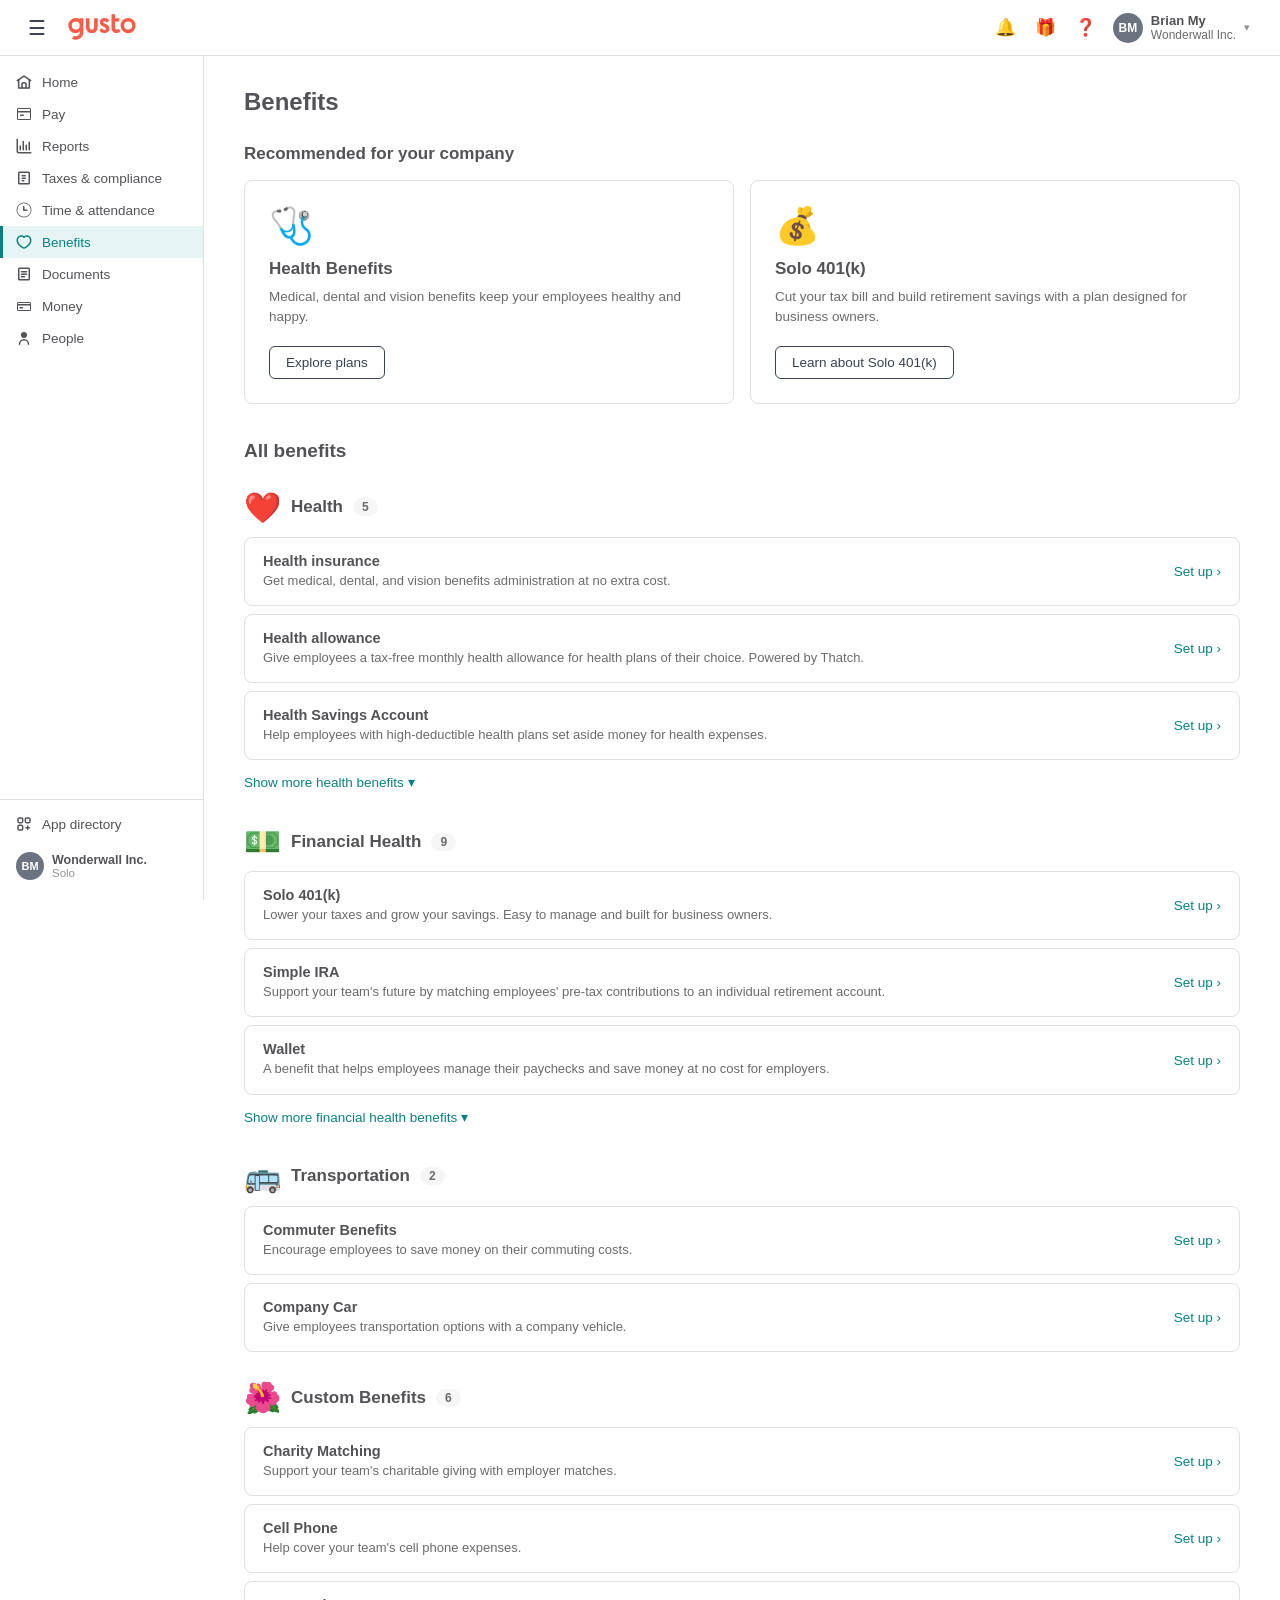
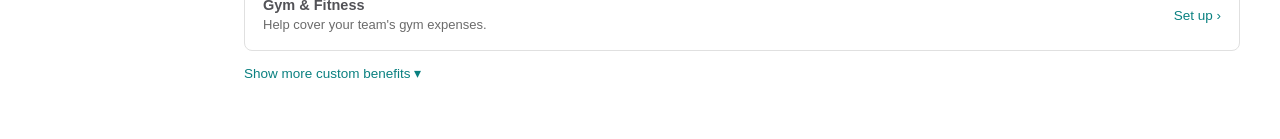
<file: benefits.html>
<!DOCTYPE html>
<html lang="en">
<head>
  <meta charset="UTF-8">
  <meta name="viewport" content="width=device-width, initial-scale=1.0">
  <title>Benefits | Wonderwall Inc. | Gusto</title>
  <link rel="stylesheet" href="styles.css">
</head>
<body>

<!-- ─── Topbar ─── -->
<header class="topbar">
  <button class="icon-btn" style="font-size:20px; color:#374151;">☰</button>
  <a href="home.html" style="display:flex;align-items:center;text-decoration:none;line-height:0;"><svg viewBox="0 0 1040.65 399.35" xmlns="http://www.w3.org/2000/svg" style="width:68px;height:auto;color:var(--gusto-red);display:block;" aria-label="Gusto" role="img"><path fill="currentColor" d="M920.06 61.34A115.69 115.69 0 1 0 1035.74 177 115.81 115.81 0 0 0 920.06 61.34zm0 176.5A60.82 60.82 0 1 1 980.88 177a60.89 60.89 0 0 1-60.82 60.84zM579.44 153.62l-20.21-10.1q-13.14-6.47-16.46-10.2a12 12 0 0 1-3.33-8.18c0-3.9 1.74-7.17 5.25-9.8s8.35-3.94 14.54-3.94q17 0 37.78 20.61l34.14-34.14a89.18 89.18 0 0 0-72.32-36.36q-31.32 0-51.41 18.48t-20.1 44.54q0 40.41 53.33 67.28l18.58 9.29q24 12.12 24 24.85 0 6.87-6.66 12.12T559 243.32q-10.11 0-23.13-7a85.18 85.18 0 0 1-23-18L479.24 255q28.67 37.57 76.76 37.57 36.16 0 57.68-19.59t21.51-48.89q0-22-11.92-38.38t-43.83-32.09zM236.05 65.92h-54.87l.18 19.73c-17.77-18-39.66-24.31-62.18-24.31a115.69 115.69 0 0 0 0 231.38c26.63 0 49.42-11.8 61.16-26.81 0 .91-.08 11.82-.11 13-.22 7.46-1.3 19.41-8.33 31.62A60.6 60.6 0 0 1 87.53 331l-27.29 47.5a114.77 114.77 0 0 0 59.46 16.64c30.36 0 68.22-12 95.07-49.21 22.33-30.92 21.28-60.13 21.28-88.41zM119.18 237.84A60.82 60.82 0 1 1 180 177a60.88 60.88 0 0 1-60.82 60.84zM454.8 65.92h-55.15v110c.11 15.58.09 42.57-11.4 54.14-5.51 5.54-11.51 10.5-24.24 10.5s-18.78-5-24.28-10.5c-11.49-11.57-11.46-38.56-11.35-54.14v-110h-55.11v109.61c-.15 22.57-.43 64.6 27.24 92.45 16.24 16.34 35.58 24.63 63.54 24.63s47.31-8.29 63.55-24.63c27.67-27.85 27.39-69.88 27.24-92.45z"/><path fill="currentColor" d="M740.05 237.18c-6.29-.85-12.48-5.34-16-13.54-2.41-5.62-3.28-13-3.28-22.09V113.1h64.81V65.75h-64.81V4.25h-55v192.84c0 18.91 1.52 41.83 14 63 10.65 18 29.41 32.55 60.2 32.55 37.33 0 64.19-27 64.19-27l-33-40.58s-14.49 14.37-31.11 12.12z"/></svg></a>
  <div class="topbar-right">
    <button class="icon-btn">🔔</button>
    <button class="icon-btn">🎁</button>
    <button class="icon-btn">❓</button>
    <div class="user-chip">
      <div class="avatar">BM</div>
      <div>
        <div class="user-name">Brian My</div>
        <div class="user-company">Wonderwall Inc.</div>
      </div>
      <span style="color:var(--text-muted); font-size:11px;">▾</span>
    </div>
  </div>
</header>

<div class="app-shell">

  <!-- ─── Sidebar ─── -->
  <nav class="sidebar">
    <a href="home.html" class="nav-item">
      <svg class="nav-svg" viewBox="0 0 16 16" fill="currentColor" aria-hidden="true"><path fill-rule="evenodd" d="M2.667 4.983a.75.75 0 0 1 .75.75v7.517h9.166V5.733a.75.75 0 0 1 1.5 0V14a.75.75 0 0 1-.75.75H2.667a.75.75 0 0 1-.75-.75V5.733a.75.75 0 0 1 .75-.75" clip-rule="evenodd"/><path fill-rule="evenodd" d="M7.57 1.386a.75.75 0 0 1 .86 0l6.667 4.666a.75.75 0 0 1-.86 1.23L8 2.914 1.763 7.281a.75.75 0 1 1-.86-1.229zM5.25 10c0-1.15.932-2.083 2.083-2.083h1.334c1.15 0 2.083.932 2.083 2.083v4a.75.75 0 0 1-1.5 0v-4a.583.583 0 0 0-.583-.583H7.333A.583.583 0 0 0 6.75 10v4a.75.75 0 0 1-1.5 0z" clip-rule="evenodd"/></svg>
      Home
    </a>
    <a href="#" class="nav-item">
      <svg class="nav-svg" viewBox="0 0 16 16" fill="currentColor" aria-hidden="true"><path fill-rule="evenodd" d="M2.5 2A1.5 1.5 0 0 0 1 3.5v9A1.5 1.5 0 0 0 2.5 14h11a1.5 1.5 0 0 0 1.5-1.5v-9A1.5 1.5 0 0 0 13.5 2zM2 3.5a.5.5 0 0 1 .5-.5h11a.5.5 0 0 1 .5.5V5H2zm0 3h12v6a.5.5 0 0 1-.5.5h-11a.5.5 0 0 1-.5-.5zM4 9.25a.75.75 0 0 1 .75-.75h2.5a.75.75 0 0 1 0 1.5h-2.5A.75.75 0 0 1 4 9.25z" clip-rule="evenodd"/></svg>
      Pay
    </a>
    <a href="#" class="nav-item">
      <svg class="nav-svg" viewBox="0 0 16 16" fill="currentColor" aria-hidden="true"><path fill-rule="evenodd" d="M4.25 7.25A.75.75 0 0 1 5 8v3.75a.75.75 0 0 1-1.5 0V8a.75.75 0 0 1 .75-.75m3-4.5A.75.75 0 0 1 8 3.5v8.25a.75.75 0 0 1-1.5 0V3.5a.75.75 0 0 1 .75-.75m3 3.675a.75.75 0 0 1 .75.75v4.575a.75.75 0 0 1-1.5 0V7.175a.75.75 0 0 1 .75-.75m3-2.925a.75.75 0 0 1 .75.75v7.5a.75.75 0 0 1-1.5 0v-7.5a.75.75 0 0 1 .75-.75" clip-rule="evenodd"/><path fill-rule="evenodd" d="M1.25.5a.75.75 0 0 1 .75.75v12c0 .415.335.75.75.75h12a.75.75 0 0 1 0 1.5h-12A2.25 2.25 0 0 1 .5 13.25v-12A.75.75 0 0 1 1.25.5" clip-rule="evenodd"/></svg>
      Reports
    </a>
    <a href="#" class="nav-item">
      <svg class="nav-svg" viewBox="0 0 16 16" fill="currentColor" aria-hidden="true"><path fill-rule="evenodd" d="M3.5 1.5A1.5 1.5 0 0 0 2 3v10a1.5 1.5 0 0 0 1.5 1.5h9A1.5 1.5 0 0 0 14 13V3a1.5 1.5 0 0 0-1.5-1.5zM3.5 3h9v10h-9zm2 2.75a.75.75 0 0 1 .75-.75h3a.75.75 0 0 1 0 1.5h-3a.75.75 0 0 1-.75-.75zm0 2.5a.75.75 0 0 1 .75-.75h3a.75.75 0 0 1 0 1.5h-3a.75.75 0 0 1-.75-.75zm0 2.5a.75.75 0 0 1 .75-.75h1.5a.75.75 0 0 1 0 1.5h-1.5a.75.75 0 0 1-.75-.75z" clip-rule="evenodd"/></svg>
      Taxes &amp; compliance
    </a>
    <a href="#" class="nav-item">
      <svg class="nav-svg" viewBox="0 0 16 16" fill="currentColor" aria-hidden="true"><path fill-rule="evenodd" d="M8 1.25a6.75 6.75 0 1 0 0 13.5A6.75 6.75 0 0 0 8 1.25zM.5 8a7.5 7.5 0 1 1 15 0A7.5 7.5 0 0 1 .5 8zm7.25-4a.75.75 0 0 1 .75.75V7.5h2.25a.75.75 0 0 1 0 1.5h-3a.75.75 0 0 1-.75-.75v-4A.75.75 0 0 1 7.75 4z" clip-rule="evenodd"/></svg>
      Time &amp; attendance
    </a>
    <a href="benefits.html" class="nav-item active">
      <svg class="nav-svg" viewBox="0 0 16 16" fill="currentColor" aria-hidden="true"><path fill-rule="evenodd" d="M5.228 2.75C3.37 2.75 2 4.53 2 6.316c0 1.865 1.172 3.6 2.628 4.918.717.648 1.47 1.167 2.115 1.52.322.176.607.305.84.389.246.09.38.107.417.107s.171-.018.418-.107a6 6 0 0 0 .84-.39 11.4 11.4 0 0 0 2.114-1.52C12.828 9.916 14 8.182 14 6.317c0-1.785-1.37-3.566-3.228-3.566-1.08 0-1.782.53-2.202 1.02a.75.75 0 0 1-1.14 0c-.42-.49-1.121-1.02-2.202-1.02ZM.5 6.316C.5 3.938 2.324 1.25 5.228 1.25c1.219 0 2.131.456 2.772.985a4.26 4.26 0 0 1 2.772-.985c2.904 0 4.728 2.688 4.728 5.066 0 2.486-1.536 4.593-3.122 6.03a13 13 0 0 1-2.4 1.723c-.374.204-.73.37-1.05.485-.305.11-.632.196-.928.196s-.623-.086-.928-.196a8 8 0 0 1-1.05-.485 13 13 0 0 1-2.4-1.724C2.036 10.91.5 8.802.5 6.316" clip-rule="evenodd"/></svg>
      Benefits
    </a>
    <a href="#" class="nav-item">
      <svg class="nav-svg" viewBox="0 0 16 16" fill="currentColor" aria-hidden="true"><path fill-rule="evenodd" d="M3.5 1.5A1.5 1.5 0 0 0 2 3v10a1.5 1.5 0 0 0 1.5 1.5h9A1.5 1.5 0 0 0 14 13V3a1.5 1.5 0 0 0-1.5-1.5zM3.5 3h9v10h-9zm1.25 2.75a.75.75 0 0 1 .75-.75h5a.75.75 0 0 1 0 1.5h-5a.75.75 0 0 1-.75-.75zm0 2.5a.75.75 0 0 1 .75-.75h5a.75.75 0 0 1 0 1.5h-5a.75.75 0 0 1-.75-.75zm0 2.5a.75.75 0 0 1 .75-.75h3a.75.75 0 0 1 0 1.5h-3a.75.75 0 0 1-.75-.75z" clip-rule="evenodd"/></svg>
      Documents
    </a>
    <a href="#" class="nav-item">
      <svg class="nav-svg" viewBox="0 0 16 16" fill="currentColor" aria-hidden="true"><path fill-rule="evenodd" d="M2.5 4A1.5 1.5 0 0 0 1 5.5v6A1.5 1.5 0 0 0 2.5 13h11a1.5 1.5 0 0 0 1.5-1.5v-6A1.5 1.5 0 0 0 13.5 4zM2 5.5a.5.5 0 0 1 .5-.5h11a.5.5 0 0 1 .5.5V6H2zm0 2h12v4a.5.5 0 0 1-.5.5h-11a.5.5 0 0 1-.5-.5zM4 9a.75.75 0 0 0 0 1.5h2.5A.75.75 0 0 0 6.5 9z" clip-rule="evenodd"/></svg>
      Money
    </a>
    <a href="#" class="nav-item">
      <svg class="nav-svg" viewBox="0 0 16 16" fill="currentColor" aria-hidden="true"><path d="M8 8a3 3 0 1 0 0-6 3 3 0 0 0 0 6zm-5.25 6.25a.75.75 0 0 0 1.5 0 3.75 3.75 0 0 1 7.5 0 .75.75 0 0 0 1.5 0 5.25 5.25 0 0 0-10.5 0z"/></svg>
      People
    </a>
    <div class="nav-spacer"></div>
    <div class="nav-divider"></div>
    <a href="app-directory.html" class="nav-item">
      <svg class="nav-svg" viewBox="0 0 16 16" fill="currentColor" aria-hidden="true"><path fill-rule="evenodd" d="M3.333 2.75a.583.583 0 0 0-.583.583v2c0 .323.26.584.583.584h2a.583.583 0 0 0 .584-.584v-2a.583.583 0 0 0-.584-.583zm-2.083.583c0-1.15.932-2.083 2.083-2.083h2c1.151 0 2.084.932 2.084 2.083v2a2.084 2.084 0 0 1-2.084 2.084h-2A2.083 2.083 0 0 1 1.25 5.333zm9.417-.583a.583.583 0 0 0-.584.583v2c0 .323.261.584.584.584h2a.583.583 0 0 0 .583-.584v-2a.583.583 0 0 0-.583-.583zm-2.084.583c0-1.15.933-2.083 2.084-2.083h2c1.15 0 2.083.932 2.083 2.083v2a2.083 2.083 0 0 1-2.083 2.084h-2a2.083 2.083 0 0 1-2.084-2.084zm-5.25 6.75a.583.583 0 0 0-.583.584v2c0 .322.26.583.583.583h2c.323 0 .584-.26.584-.583v-2a.583.583 0 0 0-.584-.584zm-2.083.584c0-1.151.932-2.084 2.083-2.084h2c1.151 0 2.084.933 2.084 2.084v2c0 1.15-.933 2.083-2.084 2.083h-2a2.083 2.083 0 0 1-2.083-2.083zM11.667 9.25a.75.75 0 0 1 .75.75v3.333a.75.75 0 0 1-1.5 0V10a.75.75 0 0 1 .75-.75" clip-rule="evenodd"/><path fill-rule="evenodd" d="M9.25 11.667a.75.75 0 0 1 .75-.75h3.333a.75.75 0 0 1 0 1.5H10a.75.75 0 0 1-.75-.75" clip-rule="evenodd"/></svg>
      App directory
    </a>
    <div style="padding: 12px 16px 0;">
      <div style="display:flex; align-items:center; gap:8px;">
        <div class="avatar" style="width:28px; height:28px; font-size:11px;">BM</div>
        <div>
          <div style="font-size:12.5px; font-weight:600;">Wonderwall Inc.</div>
          <div style="font-size:11.5px; color:var(--text-muted);">Solo</div>
        </div>
      </div>
    </div>
  </nav>

  <!-- ─── Page area ─── -->
  <div class="page-area">
    <div class="page-content">

      <h1 class="page-title">Benefits</h1>

      <!-- Recommended -->
      <h2 style="font-size:17px; font-weight:700; margin-bottom:16px;">Recommended for your company</h2>
      <div class="rec-grid" style="margin-bottom:36px;">

        <div class="rec-card">
          <div class="rec-emoji">🩺</div>
          <div class="rec-title">Health Benefits</div>
          <div class="rec-desc">Medical, dental and vision benefits keep your employees healthy and happy.</div>
          <a href="#" class="btn-outline">Explore plans</a>
        </div>

        <div class="rec-card">
          <div class="rec-emoji">💰</div>
          <div class="rec-title">Solo 401(k)</div>
          <div class="rec-desc">Cut your tax bill and build retirement savings with a plan designed for business owners.</div>
          <a href="#" class="btn-outline">Learn about Solo 401(k)</a>
        </div>

      </div>

      <!-- All benefits -->
      <h2 class="benefits-list-title">All benefits</h2>

      <!-- Health -->
      <div class="cat-header">
        <span class="cat-emoji">❤️</span>
        <span class="cat-name">Health</span>
        <span class="cat-count">5</span>
      </div>

      <a href="#" class="benefit-row">
        <div class="benefit-info">
          <div class="benefit-title">Health insurance</div>
          <div class="benefit-desc">Get medical, dental, and vision benefits administration at no extra cost.</div>
        </div>
        <span class="benefit-cta">Set up ›</span>
      </a>

      <a href="#" class="benefit-row">
        <div class="benefit-info">
          <div class="benefit-title">Health allowance</div>
          <div class="benefit-desc">Give employees a tax-free monthly health allowance for health plans of their choice. Powered by Thatch.</div>
        </div>
        <span class="benefit-cta">Set up ›</span>
      </a>

      <a href="#" class="benefit-row">
        <div class="benefit-info">
          <div class="benefit-title">Health Savings Account</div>
          <div class="benefit-desc">Help employees with high-deductible health plans set aside money for health expenses.</div>
        </div>
        <span class="benefit-cta">Set up ›</span>
      </a>

      <button class="show-more">Show more health benefits ▾</button>

      <!-- Financial Health -->
      <div class="cat-header">
        <span class="cat-emoji">💵</span>
        <span class="cat-name">Financial Health</span>
        <span class="cat-count">9</span>
      </div>

      <a href="#" class="benefit-row">
        <div class="benefit-info">
          <div class="benefit-title">Solo 401(k)</div>
          <div class="benefit-desc">Lower your taxes and grow your savings. Easy to manage and built for business owners.</div>
        </div>
        <span class="benefit-cta">Set up ›</span>
      </a>

      <a href="#" class="benefit-row">
        <div class="benefit-info">
          <div class="benefit-title">Simple IRA</div>
          <div class="benefit-desc">Support your team's future by matching employees' pre-tax contributions to an individual retirement account.</div>
        </div>
        <span class="benefit-cta">Set up ›</span>
      </a>

      <a href="#" class="benefit-row">
        <div class="benefit-info">
          <div class="benefit-title">Wallet</div>
          <div class="benefit-desc">A benefit that helps employees manage their paychecks and save money at no cost for employers.</div>
        </div>
        <span class="benefit-cta">Set up ›</span>
      </a>

      <button class="show-more">Show more financial health benefits ▾</button>

      <!-- Transportation -->
      <div class="cat-header">
        <span class="cat-emoji">🚌</span>
        <span class="cat-name">Transportation</span>
        <span class="cat-count">2</span>
      </div>

      <a href="#" class="benefit-row">
        <div class="benefit-info">
          <div class="benefit-title">Commuter Benefits</div>
          <div class="benefit-desc">Encourage employees to save money on their commuting costs.</div>
        </div>
        <span class="benefit-cta">Set up ›</span>
      </a>

      <a href="#" class="benefit-row">
        <div class="benefit-info">
          <div class="benefit-title">Company Car</div>
          <div class="benefit-desc">Give employees transportation options with a company vehicle.</div>
        </div>
        <span class="benefit-cta">Set up ›</span>
      </a>

      <!-- Custom Benefits -->
      <div class="cat-header">
        <span class="cat-emoji">🌺</span>
        <span class="cat-name">Custom Benefits</span>
        <span class="cat-count">6</span>
      </div>

      <a href="#" class="benefit-row">
        <div class="benefit-info">
          <div class="benefit-title">Charity Matching</div>
          <div class="benefit-desc">Support your team's charitable giving with employer matches.</div>
        </div>
        <span class="benefit-cta">Set up ›</span>
      </a>

      <a href="#" class="benefit-row">
        <div class="benefit-info">
          <div class="benefit-title">Cell Phone</div>
          <div class="benefit-desc">Help cover your team's cell phone expenses.</div>
        </div>
        <span class="benefit-cta">Set up ›</span>
      </a>

      <a href="#" class="benefit-row">
        <div class="benefit-info">
          <div class="benefit-title">Gym &amp; Fitness</div>
          <div class="benefit-desc">Help cover your team's gym expenses.</div>
        </div>
        <span class="benefit-cta">Set up ›</span>
      </a>

      <button class="show-more">Show more custom benefits ▾</button>

    </div>
  </div>
</div>

</body>
</html>
</file>
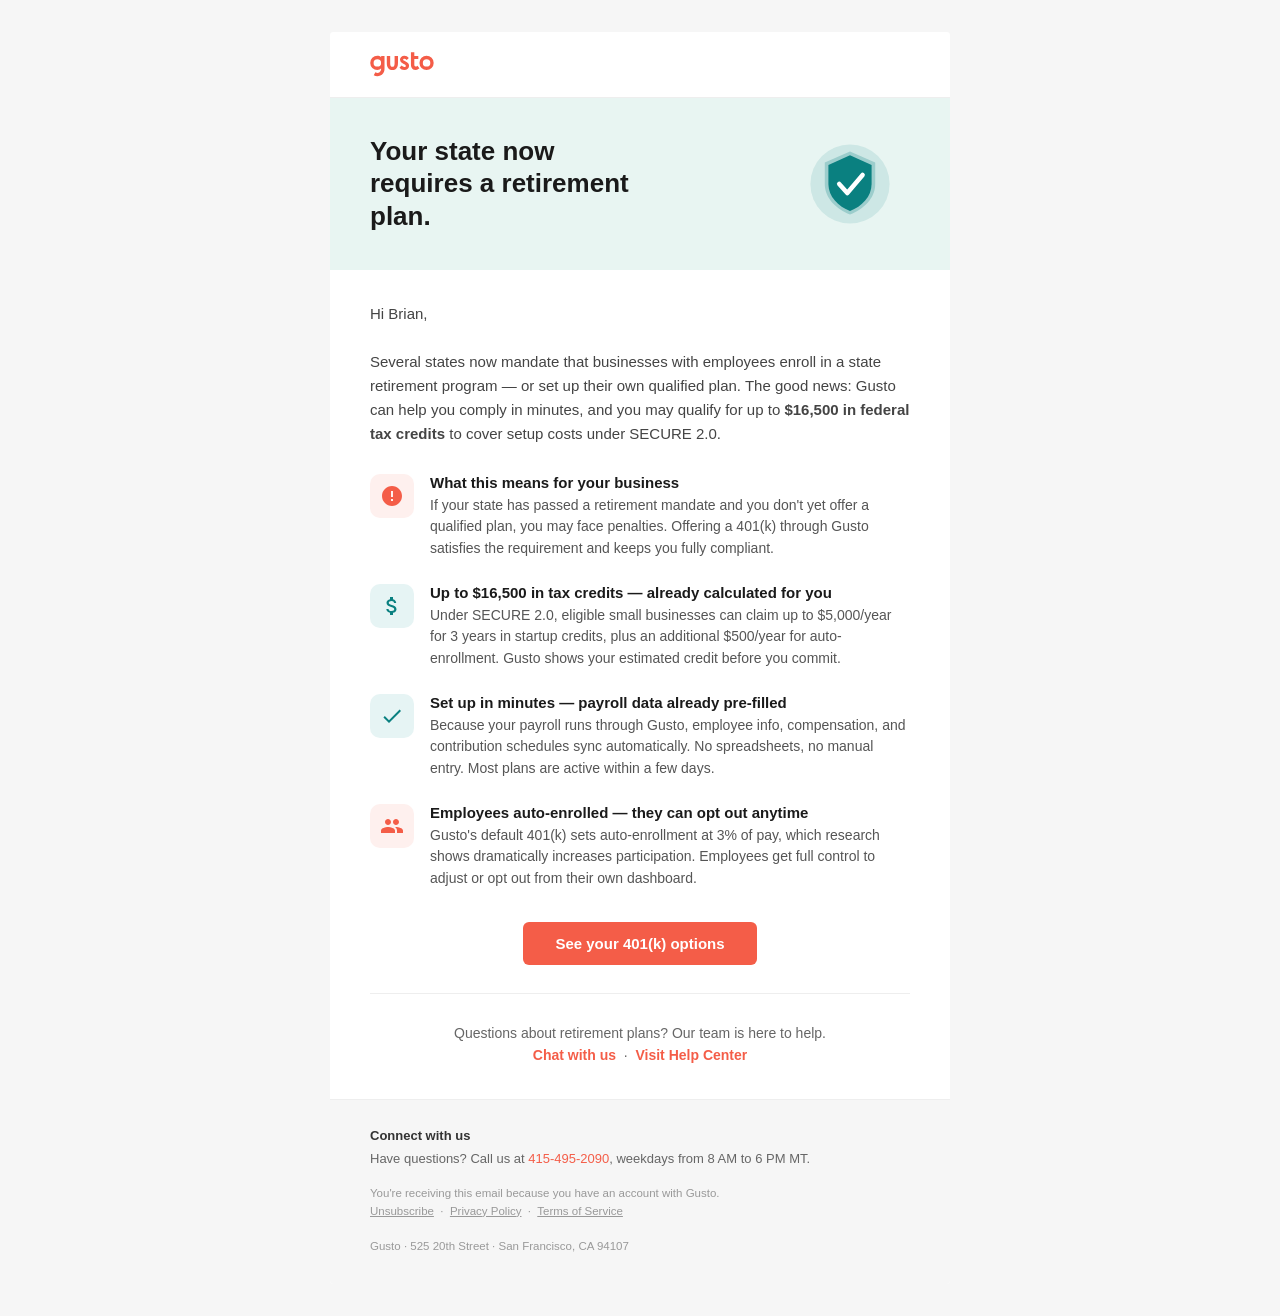
<file: email-compliance-alert.html>
<!DOCTYPE html>
<html lang="en">
<head>
  <meta charset="UTF-8">
  <meta name="viewport" content="width=device-width, initial-scale=1.0">
  <title>Gusto Email — Retirement Plan Compliance Alert</title>
  <style>
    * { margin: 0; padding: 0; box-sizing: border-box; }
    body {
      background: #F6F6F6;
      font-family: -apple-system, BlinkMacSystemFont, 'Segoe UI', Helvetica, Arial, sans-serif;
      -webkit-font-smoothing: antialiased;
      color: #333333;
    }
    .email-wrap {
      max-width: 620px;
      margin: 32px auto;
      background: #ffffff;
      border-radius: 4px;
      overflow: hidden;
    }

    /* Header */
    .email-header {
      background: #ffffff;
      padding: 20px 40px;
      border-bottom: 1px solid #EEEEEE;
    }

    /* Hero */
    .email-hero {
      background: #E8F5F2;
      padding: 36px 40px;
      display: flex;
      align-items: center;
      justify-content: space-between;
      gap: 24px;
    }
    .hero-text h1 {
      font-size: 26px;
      font-weight: 700;
      line-height: 1.25;
      color: #1A1A1A;
      max-width: 280px;
    }
    .hero-illustration {
      flex-shrink: 0;
      width: 120px;
      height: 100px;
      display: flex;
      align-items: center;
      justify-content: center;
    }

    /* Body */
    .email-body {
      background: #ffffff;
      padding: 32px 40px;
    }
    .intro-text {
      font-size: 15px;
      line-height: 1.6;
      color: #444444;
      margin-bottom: 28px;
    }

    /* Feature rows */
    .feature-row {
      display: flex;
      align-items: flex-start;
      gap: 16px;
      margin-bottom: 24px;
    }
    .feature-icon {
      flex-shrink: 0;
      width: 44px;
      height: 44px;
      border-radius: 10px;
      display: flex;
      align-items: center;
      justify-content: center;
    }
    .feature-icon svg {
      width: 24px;
      height: 24px;
    }
    .feature-copy {}
    .feature-title {
      font-size: 15px;
      font-weight: 700;
      color: #1A1A1A;
      margin-bottom: 4px;
    }
    .feature-desc {
      font-size: 14px;
      line-height: 1.55;
      color: #555555;
    }

    /* CTA */
    .cta-wrap {
      text-align: center;
      margin: 32px 0 8px;
    }
    .cta-btn {
      display: inline-block;
      background: #F45D48;
      color: #ffffff;
      font-size: 15px;
      font-weight: 600;
      text-decoration: none;
      padding: 13px 32px;
      border-radius: 6px;
    }

    /* Divider */
    .divider {
      border: none;
      border-top: 1px solid #EEEEEE;
      margin: 28px 0;
    }

    /* Footer */
    .email-footer {
      background: #F6F6F6;
      padding: 28px 40px;
      border-top: 1px solid #EEEEEE;
    }
    .footer-connect {
      font-size: 13px;
      font-weight: 700;
      color: #333333;
      margin-bottom: 6px;
    }
    .footer-text {
      font-size: 13px;
      line-height: 1.55;
      color: #666666;
    }
    .footer-text a {
      color: #F45D48;
      text-decoration: none;
    }
    .footer-legal {
      font-size: 11.5px;
      color: #999999;
      margin-top: 16px;
      line-height: 1.55;
    }
    .footer-legal a {
      color: #999999;
    }
  </style>
</head>
<body>

<div class="email-wrap">

  <!-- Header: Gusto logo -->
  <div class="email-header">
    <svg viewBox="0 0 1040.65 399.35" xmlns="http://www.w3.org/2000/svg" style="width:64px;height:auto;display:block;" aria-label="Gusto">
      <path fill="#F45D48" d="M920.06 61.34A115.69 115.69 0 1 0 1035.74 177 115.81 115.81 0 0 0 920.06 61.34zm0 176.5A60.82 60.82 0 1 1 980.88 177a60.89 60.89 0 0 1-60.82 60.84zM579.44 153.62l-20.21-10.1q-13.14-6.47-16.46-10.2a12 12 0 0 1-3.33-8.18c0-3.9 1.74-7.17 5.25-9.8s8.35-3.94 14.54-3.94q17 0 37.78 20.61l34.14-34.14a89.18 89.18 0 0 0-72.32-36.36q-31.32 0-51.41 18.48t-20.1 44.54q0 40.41 53.33 67.28l18.58 9.29q24 12.12 24 24.85 0 6.87-6.66 12.12T559 243.32q-10.11 0-23.13-7a85.18 85.18 0 0 1-23-18L479.24 255q28.67 37.57 76.76 37.57 36.16 0 57.68-19.59t21.51-48.89q0-22-11.92-38.38t-43.83-32.09zM236.05 65.92h-54.87l.18 19.73c-17.77-18-39.66-24.31-62.18-24.31a115.69 115.69 0 0 0 0 231.38c26.63 0 49.42-11.8 61.16-26.81 0 .91-.08 11.82-.11 13-.22 7.46-1.3 19.41-8.33 31.62A60.6 60.6 0 0 1 87.53 331l-27.29 47.5a114.77 114.77 0 0 0 59.46 16.64c30.36 0 68.22-12 95.07-49.21 22.33-30.92 21.28-60.13 21.28-88.41zM119.18 237.84A60.82 60.82 0 1 1 180 177a60.88 60.88 0 0 1-60.82 60.84zM454.8 65.92h-55.15v110c.11 15.58.09 42.57-11.4 54.14-5.51 5.54-11.51 10.5-24.24 10.5s-18.78-5-24.28-10.5c-11.49-11.57-11.46-38.56-11.35-54.14v-110h-55.11v109.61c-.15 22.57-.43 64.6 27.24 92.45 16.24 16.34 35.58 24.63 63.54 24.63s47.31-8.29 63.55-24.63c27.67-27.85 27.39-69.88 27.24-92.45z"/>
      <path fill="#F45D48" d="M740.05 237.18c-6.29-.85-12.48-5.34-16-13.54-2.41-5.62-3.28-13-3.28-22.09V113.1h64.81V65.75h-64.81V4.25h-55v192.84c0 18.91 1.52 41.83 14 63 10.65 18 29.41 32.55 60.2 32.55 37.33 0 64.19-27 64.19-27l-33-40.58s-14.49 14.37-31.11 12.12z"/>
    </svg>
  </div>

  <!-- Hero -->
  <div class="email-hero">
    <div class="hero-text">
      <h1>Your state now requires a retirement plan.</h1>
    </div>
    <div class="hero-illustration">
      <!-- Simple illustration: shield + checkmark in Gusto teal -->
      <svg viewBox="0 0 100 100" xmlns="http://www.w3.org/2000/svg" style="width:90px;height:90px;">
        <circle cx="50" cy="50" r="44" fill="#0A8080" opacity="0.12"/>
        <path d="M50 14 L78 26 L78 50 C78 66 65 78 50 84 C35 78 22 66 22 50 L22 26 Z" fill="#0A8080" opacity="0.25"/>
        <path d="M50 18 L74 29 L74 50 C74 64 63 75 50 80 C37 75 26 64 26 50 L26 29 Z" fill="#0A8080"/>
        <polyline points="38,50 47,60 64,40" stroke="white" stroke-width="5" fill="none" stroke-linecap="round" stroke-linejoin="round"/>
      </svg>
    </div>
  </div>

  <!-- Body -->
  <div class="email-body">

    <p class="intro-text">
      Hi Brian,<br><br>
      Several states now mandate that businesses with employees enroll in a state retirement program — or set up their own qualified plan. The good news: Gusto can help you comply in minutes, and you may qualify for up to <strong>$16,500 in federal tax credits</strong> to cover setup costs under SECURE 2.0.
    </p>

    <!-- Feature: What this means -->
    <div class="feature-row">
      <div class="feature-icon" style="background:#FEF0EE;">
        <svg viewBox="0 0 24 24" fill="none" xmlns="http://www.w3.org/2000/svg">
          <path d="M12 2C6.48 2 2 6.48 2 12s4.48 10 10 10 10-4.48 10-10S17.52 2 12 2zm1 15h-2v-2h2v2zm0-4h-2V7h2v6z" fill="#F45D48"/>
        </svg>
      </div>
      <div class="feature-copy">
        <div class="feature-title">What this means for your business</div>
        <div class="feature-desc">If your state has passed a retirement mandate and you don't yet offer a qualified plan, you may face penalties. Offering a 401(k) through Gusto satisfies the requirement and keeps you fully compliant.</div>
      </div>
    </div>

    <!-- Feature: Tax credits -->
    <div class="feature-row">
      <div class="feature-icon" style="background:#E6F4F4;">
        <svg viewBox="0 0 24 24" fill="none" xmlns="http://www.w3.org/2000/svg">
          <path d="M11.8 10.9c-2.27-.59-3-1.2-3-2.15 0-1.09 1.01-1.85 2.7-1.85 1.78 0 2.44.85 2.5 2.1h2.21c-.07-1.72-1.12-3.3-3.21-3.81V3h-3v2.16c-1.94.42-3.5 1.68-3.5 3.61 0 2.31 1.91 3.46 4.7 4.13 2.5.6 3 1.48 3 2.41 0 .69-.49 1.79-2.7 1.79-2.06 0-2.87-.92-2.98-2.1h-2.2c.12 2.19 1.76 3.42 3.68 3.83V21h3v-2.15c1.95-.37 3.5-1.5 3.5-3.55 0-2.84-2.43-3.81-4.7-4.4z" fill="#0A8080"/>
        </svg>
      </div>
      <div class="feature-copy">
        <div class="feature-title">Up to $16,500 in tax credits — already calculated for you</div>
        <div class="feature-desc">Under SECURE 2.0, eligible small businesses can claim up to $5,000/year for 3 years in startup credits, plus an additional $500/year for auto-enrollment. Gusto shows your estimated credit before you commit.</div>
      </div>
    </div>

    <!-- Feature: Easy setup -->
    <div class="feature-row">
      <div class="feature-icon" style="background:#E6F4F4;">
        <svg viewBox="0 0 24 24" fill="none" xmlns="http://www.w3.org/2000/svg">
          <path d="M9 16.17L4.83 12l-1.42 1.41L9 19 21 7l-1.41-1.41L9 16.17z" fill="#0A8080"/>
        </svg>
      </div>
      <div class="feature-copy">
        <div class="feature-title">Set up in minutes — payroll data already pre-filled</div>
        <div class="feature-desc">Because your payroll runs through Gusto, employee info, compensation, and contribution schedules sync automatically. No spreadsheets, no manual entry. Most plans are active within a few days.</div>
      </div>
    </div>

    <!-- Feature: Auto-enrollment -->
    <div class="feature-row">
      <div class="feature-icon" style="background:#FEF0EE;">
        <svg viewBox="0 0 24 24" fill="none" xmlns="http://www.w3.org/2000/svg">
          <path d="M16 11c1.66 0 2.99-1.34 2.99-3S17.66 5 16 5c-1.66 0-3 1.34-3 3s1.34 3 3 3zm-8 0c1.66 0 2.99-1.34 2.99-3S9.66 5 8 5C6.34 5 5 6.34 5 8s1.34 3 3 3zm0 2c-2.33 0-7 1.17-7 3.5V19h14v-2.5c0-2.33-4.67-3.5-7-3.5zm8 0c-.29 0-.62.02-.97.05 1.16.84 1.97 1.97 1.97 3.45V19h6v-2.5c0-2.33-4.67-3.5-7-3.5z" fill="#F45D48"/>
        </svg>
      </div>
      <div class="feature-copy">
        <div class="feature-title">Employees auto-enrolled — they can opt out anytime</div>
        <div class="feature-desc">Gusto's default 401(k) sets auto-enrollment at 3% of pay, which research shows dramatically increases participation. Employees get full control to adjust or opt out from their own dashboard.</div>
      </div>
    </div>

    <div class="cta-wrap">
      <a href="benefits-v2.html" class="cta-btn">See your 401(k) options</a>
    </div>

    <hr class="divider">

    <p style="font-size:14px; color:#666; line-height:1.6; text-align:center;">
      Questions about retirement plans? Our team is here to help.<br>
      <a href="#" style="color:#F45D48; text-decoration:none; font-weight:600;">Chat with us</a> &nbsp;·&nbsp; <a href="#" style="color:#F45D48; text-decoration:none; font-weight:600;">Visit Help Center</a>
    </p>

  </div>

  <!-- Footer -->
  <div class="email-footer">
    <div class="footer-connect">Connect with us</div>
    <p class="footer-text">
      Have questions? Call us at <a href="#">415-495-2090</a>, weekdays from 8 AM to 6 PM MT.
    </p>
    <p class="footer-legal">
      You're receiving this email because you have an account with Gusto.<br>
      <a href="#">Unsubscribe</a> &nbsp;·&nbsp; <a href="#">Privacy Policy</a> &nbsp;·&nbsp; <a href="#">Terms of Service</a><br><br>
      Gusto · 525 20th Street · San Francisco, CA 94107
    </p>
  </div>

</div>

</body>
</html>
</file>
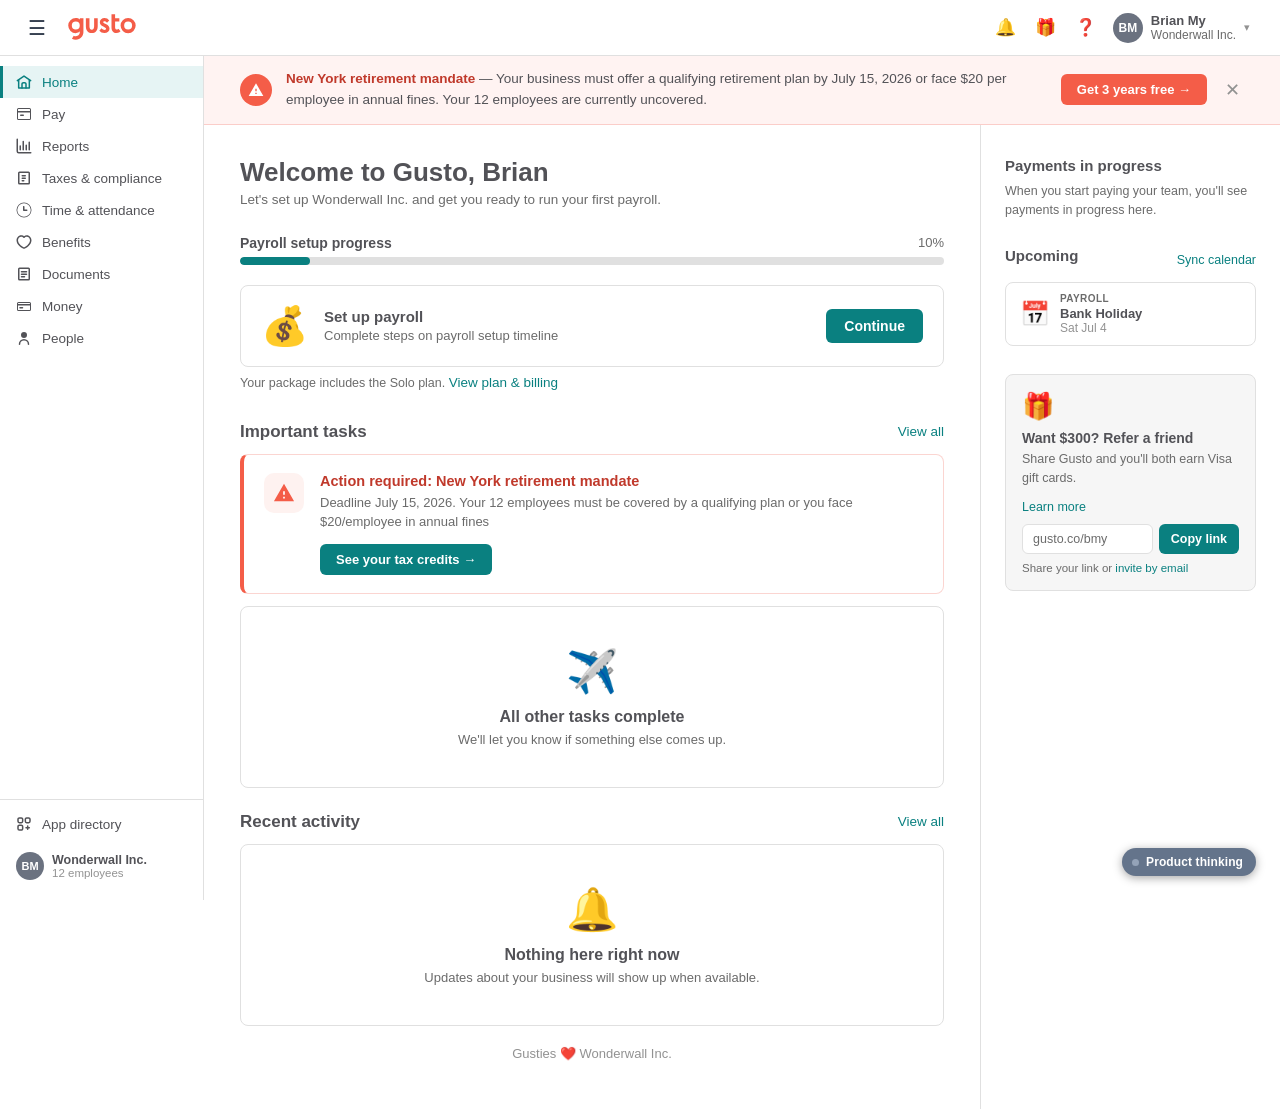
<file: home-v2.html>
<!DOCTYPE html>
<html lang="en">
<head>
  <meta charset="UTF-8">
  <meta name="viewport" content="width=device-width, initial-scale=1.0">
  <title>Home | Wonderwall Inc. | Gusto</title>
  <link rel="stylesheet" href="styles.css">
  <style>
    .mandate-banner {
      background: #FFF3F2;
      border-bottom: 1px solid #FBCDC9;
      padding: 13px 36px;
      display: flex;
      align-items: center;
      gap: 14px;
    }
    .mandate-banner-icon {
      width: 32px;
      height: 32px;
      border-radius: 50%;
      background: var(--gusto-red);
      color: white;
      display: flex;
      align-items: center;
      justify-content: center;
      flex-shrink: 0;
    }
    .mandate-banner-body {
      flex: 1;
      font-size: 13.5px;
      line-height: 1.55;
      color: var(--text-primary);
    }
    .mandate-banner-body strong { color: #C0392B; }
    .mandate-banner-cta {
      display: inline-flex;
      align-items: center;
      background: var(--gusto-red);
      color: white;
      font-size: 13px;
      font-weight: 600;
      padding: 8px 16px;
      border-radius: 6px;
      text-decoration: none;
      white-space: nowrap;
      flex-shrink: 0;
      transition: background 0.15s;
    }
    .mandate-banner-cta:hover { background: #D94E3B; }
    .mandate-banner-dismiss {
      background: none;
      border: none;
      cursor: pointer;
      color: var(--text-muted);
      font-size: 18px;
      padding: 0 4px;
      flex-shrink: 0;
      line-height: 1;
    }
  </style>
</head>
<body>

<!-- Coachmarks toggle -->
<button class="cm-toggle cm-off" id="cm-toggle">
  <span class="cm-toggle-dot"></span>
  Product thinking
</button>

<!-- ─── Topbar ─── -->
<header class="topbar">
  <button class="icon-btn" style="font-size:20px; color:#374151;">☰</button>
  <a href="home-v2.html" style="display:flex;align-items:center;text-decoration:none;line-height:0;"><svg viewBox="0 0 1040.65 399.35" xmlns="http://www.w3.org/2000/svg" style="width:68px;height:auto;color:var(--gusto-red);display:block;" aria-label="Gusto" role="img"><path fill="currentColor" d="M920.06 61.34A115.69 115.69 0 1 0 1035.74 177 115.81 115.81 0 0 0 920.06 61.34zm0 176.5A60.82 60.82 0 1 1 980.88 177a60.89 60.89 0 0 1-60.82 60.84zM579.44 153.62l-20.21-10.1q-13.14-6.47-16.46-10.2a12 12 0 0 1-3.33-8.18c0-3.9 1.74-7.17 5.25-9.8s8.35-3.94 14.54-3.94q17 0 37.78 20.61l34.14-34.14a89.18 89.18 0 0 0-72.32-36.36q-31.32 0-51.41 18.48t-20.1 44.54q0 40.41 53.33 67.28l18.58 9.29q24 12.12 24 24.85 0 6.87-6.66 12.12T559 243.32q-10.11 0-23.13-7a85.18 85.18 0 0 1-23-18L479.24 255q28.67 37.57 76.76 37.57 36.16 0 57.68-19.59t21.51-48.89q0-22-11.92-38.38t-43.83-32.09zM236.05 65.92h-54.87l.18 19.73c-17.77-18-39.66-24.31-62.18-24.31a115.69 115.69 0 0 0 0 231.38c26.63 0 49.42-11.8 61.16-26.81 0 .91-.08 11.82-.11 13-.22 7.46-1.3 19.41-8.33 31.62A60.6 60.6 0 0 1 87.53 331l-27.29 47.5a114.77 114.77 0 0 0 59.46 16.64c30.36 0 68.22-12 95.07-49.21 22.33-30.92 21.28-60.13 21.28-88.41zM119.18 237.84A60.82 60.82 0 1 1 180 177a60.88 60.88 0 0 1-60.82 60.84zM454.8 65.92h-55.15v110c.11 15.58.09 42.57-11.4 54.14-5.51 5.54-11.51 10.5-24.24 10.5s-18.78-5-24.28-10.5c-11.49-11.57-11.46-38.56-11.35-54.14v-110h-55.11v109.61c-.15 22.57-.43 64.6 27.24 92.45 16.24 16.34 35.58 24.63 63.54 24.63s47.31-8.29 63.55-24.63c27.67-27.85 27.39-69.88 27.24-92.45z"/><path fill="currentColor" d="M740.05 237.18c-6.29-.85-12.48-5.34-16-13.54-2.41-5.62-3.28-13-3.28-22.09V113.1h64.81V65.75h-64.81V4.25h-55v192.84c0 18.91 1.52 41.83 14 63 10.65 18 29.41 32.55 60.2 32.55 37.33 0 64.19-27 64.19-27l-33-40.58s-14.49 14.37-31.11 12.12z"/></svg></a>
  <div class="topbar-right">
    <button class="icon-btn">🔔</button>
    <button class="icon-btn">🎁</button>
    <button class="icon-btn">❓</button>
    <div class="user-chip">
      <div class="avatar">BM</div>
      <div>
        <div class="user-name">Brian My</div>
        <div class="user-company">Wonderwall Inc.</div>
      </div>
      <span style="color:var(--text-muted); font-size:11px;">▾</span>
    </div>
  </div>
</header>

<div class="app-shell">

  <!-- ─── Sidebar ─── -->
  <nav class="sidebar">
    <a href="home-v2.html" class="nav-item active">
      <svg class="nav-svg" viewBox="0 0 16 16" fill="currentColor" aria-hidden="true"><path fill-rule="evenodd" d="M2.667 4.983a.75.75 0 0 1 .75.75v7.517h9.166V5.733a.75.75 0 0 1 1.5 0V14a.75.75 0 0 1-.75.75H2.667a.75.75 0 0 1-.75-.75V5.733a.75.75 0 0 1 .75-.75" clip-rule="evenodd"/><path fill-rule="evenodd" d="M7.57 1.386a.75.75 0 0 1 .86 0l6.667 4.666a.75.75 0 0 1-.86 1.23L8 2.914 1.763 7.281a.75.75 0 1 1-.86-1.229zM5.25 10c0-1.15.932-2.083 2.083-2.083h1.334c1.15 0 2.083.932 2.083 2.083v4a.75.75 0 0 1-1.5 0v-4a.583.583 0 0 0-.583-.583H7.333A.583.583 0 0 0 6.75 10v4a.75.75 0 0 1-1.5 0z" clip-rule="evenodd"/></svg>
      Home
    </a>
    <a href="#" class="nav-item">
      <svg class="nav-svg" viewBox="0 0 16 16" fill="currentColor" aria-hidden="true"><path fill-rule="evenodd" d="M2.5 2A1.5 1.5 0 0 0 1 3.5v9A1.5 1.5 0 0 0 2.5 14h11a1.5 1.5 0 0 0 1.5-1.5v-9A1.5 1.5 0 0 0 13.5 2zM2 3.5a.5.5 0 0 1 .5-.5h11a.5.5 0 0 1 .5.5V5H2zm0 3h12v6a.5.5 0 0 1-.5.5h-11a.5.5 0 0 1-.5-.5zM4 9.25a.75.75 0 0 1 .75-.75h2.5a.75.75 0 0 1 0 1.5h-2.5A.75.75 0 0 1 4 9.25z" clip-rule="evenodd"/></svg>
      Pay
    </a>
    <a href="#" class="nav-item">
      <svg class="nav-svg" viewBox="0 0 16 16" fill="currentColor" aria-hidden="true"><path fill-rule="evenodd" d="M4.25 7.25A.75.75 0 0 1 5 8v3.75a.75.75 0 0 1-1.5 0V8a.75.75 0 0 1 .75-.75m3-4.5A.75.75 0 0 1 8 3.5v8.25a.75.75 0 0 1-1.5 0V3.5a.75.75 0 0 1 .75-.75m3 3.675a.75.75 0 0 1 .75.75v4.575a.75.75 0 0 1-1.5 0V7.175a.75.75 0 0 1 .75-.75m3-2.925a.75.75 0 0 1 .75.75v7.5a.75.75 0 0 1-1.5 0v-7.5a.75.75 0 0 1 .75-.75" clip-rule="evenodd"/><path fill-rule="evenodd" d="M1.25.5a.75.75 0 0 1 .75.75v12c0 .415.335.75.75.75h12a.75.75 0 0 1 0 1.5h-12A2.25 2.25 0 0 1 .5 13.25v-12A.75.75 0 0 1 1.25.5" clip-rule="evenodd"/></svg>
      Reports
    </a>
    <a href="#" class="nav-item">
      <svg class="nav-svg" viewBox="0 0 16 16" fill="currentColor" aria-hidden="true"><path fill-rule="evenodd" d="M3.5 1.5A1.5 1.5 0 0 0 2 3v10a1.5 1.5 0 0 0 1.5 1.5h9A1.5 1.5 0 0 0 14 13V3a1.5 1.5 0 0 0-1.5-1.5zM3.5 3h9v10h-9zm2 2.75a.75.75 0 0 1 .75-.75h3a.75.75 0 0 1 0 1.5h-3a.75.75 0 0 1-.75-.75zm0 2.5a.75.75 0 0 1 .75-.75h3a.75.75 0 0 1 0 1.5h-3a.75.75 0 0 1-.75-.75zm0 2.5a.75.75 0 0 1 .75-.75h1.5a.75.75 0 0 1 0 1.5h-1.5a.75.75 0 0 1-.75-.75z" clip-rule="evenodd"/></svg>
      Taxes &amp; compliance
    </a>
    <a href="#" class="nav-item">
      <svg class="nav-svg" viewBox="0 0 16 16" fill="currentColor" aria-hidden="true"><path fill-rule="evenodd" d="M8 1.25a6.75 6.75 0 1 0 0 13.5A6.75 6.75 0 0 0 8 1.25zM.5 8a7.5 7.5 0 1 1 15 0A7.5 7.5 0 0 1 .5 8zm7.25-4a.75.75 0 0 1 .75.75V7.5h2.25a.75.75 0 0 1 0 1.5h-3a.75.75 0 0 1-.75-.75v-4A.75.75 0 0 1 7.75 4z" clip-rule="evenodd"/></svg>
      Time &amp; attendance
    </a>
    <a href="benefits-v2.html" class="nav-item">
      <svg class="nav-svg" viewBox="0 0 16 16" fill="currentColor" aria-hidden="true"><path fill-rule="evenodd" d="M5.228 2.75C3.37 2.75 2 4.53 2 6.316c0 1.865 1.172 3.6 2.628 4.918.717.648 1.47 1.167 2.115 1.52.322.176.607.305.84.389.246.09.38.107.417.107s.171-.018.418-.107a6 6 0 0 0 .84-.39 11.4 11.4 0 0 0 2.114-1.52C12.828 9.916 14 8.182 14 6.317c0-1.785-1.37-3.566-3.228-3.566-1.08 0-1.782.53-2.202 1.02a.75.75 0 0 1-1.14 0c-.42-.49-1.121-1.02-2.202-1.02ZM.5 6.316C.5 3.938 2.324 1.25 5.228 1.25c1.219 0 2.131.456 2.772.985a4.26 4.26 0 0 1 2.772-.985c2.904 0 4.728 2.688 4.728 5.066 0 2.486-1.536 4.593-3.122 6.03a13 13 0 0 1-2.4 1.723c-.374.204-.73.37-1.05.485-.305.11-.632.196-.928.196s-.623-.086-.928-.196a8 8 0 0 1-1.05-.485 13 13 0 0 1-2.4-1.724C2.036 10.91.5 8.802.5 6.316" clip-rule="evenodd"/></svg>
      Benefits
    </a>
    <a href="#" class="nav-item">
      <svg class="nav-svg" viewBox="0 0 16 16" fill="currentColor" aria-hidden="true"><path fill-rule="evenodd" d="M3.5 1.5A1.5 1.5 0 0 0 2 3v10a1.5 1.5 0 0 0 1.5 1.5h9A1.5 1.5 0 0 0 14 13V3a1.5 1.5 0 0 0-1.5-1.5zM3.5 3h9v10h-9zm1.25 2.75a.75.75 0 0 1 .75-.75h5a.75.75 0 0 1 0 1.5h-5a.75.75 0 0 1-.75-.75zm0 2.5a.75.75 0 0 1 .75-.75h5a.75.75 0 0 1 0 1.5h-5a.75.75 0 0 1-.75-.75zm0 2.5a.75.75 0 0 1 .75-.75h3a.75.75 0 0 1 0 1.5h-3a.75.75 0 0 1-.75-.75z" clip-rule="evenodd"/></svg>
      Documents
    </a>
    <a href="#" class="nav-item">
      <svg class="nav-svg" viewBox="0 0 16 16" fill="currentColor" aria-hidden="true"><path fill-rule="evenodd" d="M2.5 4A1.5 1.5 0 0 0 1 5.5v6A1.5 1.5 0 0 0 2.5 13h11a1.5 1.5 0 0 0 1.5-1.5v-6A1.5 1.5 0 0 0 13.5 4zM2 5.5a.5.5 0 0 1 .5-.5h11a.5.5 0 0 1 .5.5V6H2zm0 2h12v4a.5.5 0 0 1-.5.5h-11a.5.5 0 0 1-.5-.5zM4 9a.75.75 0 0 0 0 1.5h2.5A.75.75 0 0 0 6.5 9z" clip-rule="evenodd"/></svg>
      Money
    </a>
    <a href="#" class="nav-item">
      <svg class="nav-svg" viewBox="0 0 16 16" fill="currentColor" aria-hidden="true"><path d="M8 8a3 3 0 1 0 0-6 3 3 0 0 0 0 6zm-5.25 6.25a.75.75 0 0 0 1.5 0 3.75 3.75 0 0 1 7.5 0 .75.75 0 0 0 1.5 0 5.25 5.25 0 0 0-10.5 0z"/></svg>
      People
    </a>
    <div class="nav-spacer"></div>
    <div class="nav-divider"></div>
    <a href="app-directory.html" class="nav-item">
      <svg class="nav-svg" viewBox="0 0 16 16" fill="currentColor" aria-hidden="true"><path fill-rule="evenodd" d="M3.333 2.75a.583.583 0 0 0-.583.583v2c0 .323.26.584.583.584h2a.583.583 0 0 0 .584-.584v-2a.583.583 0 0 0-.584-.583zm-2.083.583c0-1.15.932-2.083 2.083-2.083h2c1.151 0 2.084.932 2.084 2.083v2a2.084 2.084 0 0 1-2.084 2.084h-2A2.083 2.083 0 0 1 1.25 5.333zm9.417-.583a.583.583 0 0 0-.584.583v2c0 .323.261.584.584.584h2a.583.583 0 0 0 .583-.584v-2a.583.583 0 0 0-.583-.583zm-2.084.583c0-1.15.933-2.083 2.084-2.083h2c1.15 0 2.083.932 2.083 2.083v2a2.083 2.083 0 0 1-2.083 2.084h-2a2.083 2.083 0 0 1-2.084-2.084zm-5.25 6.75a.583.583 0 0 0-.583.584v2c0 .322.26.583.583.583h2c.323 0 .584-.26.584-.583v-2a.583.583 0 0 0-.584-.584zm-2.083.584c0-1.151.932-2.084 2.083-2.084h2c1.151 0 2.084.933 2.084 2.084v2c0 1.15-.933 2.083-2.084 2.083h-2a2.083 2.083 0 0 1-2.083-2.083zM11.667 9.25a.75.75 0 0 1 .75.75v3.333a.75.75 0 0 1-1.5 0V10a.75.75 0 0 1 .75-.75" clip-rule="evenodd"/><path fill-rule="evenodd" d="M9.25 11.667a.75.75 0 0 1 .75-.75h3.333a.75.75 0 0 1 0 1.5H10a.75.75 0 0 1-.75-.75" clip-rule="evenodd"/></svg>
      App directory
    </a>
    <div style="padding: 12px 16px 0;">
      <div style="display:flex; align-items:center; gap:8px;">
        <div class="avatar" style="width:28px; height:28px; font-size:11px;">BM</div>
        <div>
          <div style="font-size:12.5px; font-weight:600;">Wonderwall Inc.</div>
          <div style="font-size:11.5px; color:var(--text-muted);">12 employees</div>
        </div>
      </div>
    </div>
  </nav>

  <!-- ─── Page area ─── -->
  <div class="page-area">

    <!-- New York mandate alert banner — full width above grid -->
    <div class="mandate-banner" id="mandate-banner" style="position:relative;">
      <span class="cm-badge" style="top:-10px;right:52px;">1
        <div class="cm-tip cm-tip-br">
          <div class="cm-tip-label">Design decision</div>
          Data trigger, not a campaign. Gusto already knows this business's state and employee count from payroll. The banner fires automatically — no marketing spend, no new data collection. This is a Month 1-3 quick win: zero product build required.
        </div>
      </span>
      <div class="mandate-banner-icon">
        <svg width="16" height="16" viewBox="0 0 24 24" fill="white">
          <path d="M1 21h22L12 2 1 21zm12-3h-2v-2h2v2zm0-4h-2v-4h2v4z"/>
        </svg>
      </div>
      <div class="mandate-banner-body">
        <strong>New York retirement mandate</strong> — Your business must offer a qualifying retirement plan by July 15, 2026 or face $20 per employee in annual fines. Your 12 employees are currently uncovered.
      </div>
      <a href="benefits-v2.html" class="mandate-banner-cta">Get 3 years free →</a>
      <button class="mandate-banner-dismiss" onclick="document.getElementById('mandate-banner').remove()">✕</button>
    </div>

    <div class="home-grid">

      <!-- Main body -->
      <div class="home-body">
        <h1 style="font-size:26px; font-weight:800; margin-bottom:4px;">Welcome to Gusto, Brian</h1>
        <p style="font-size:13.5px; color:var(--text-secondary); margin-bottom:28px;">Let's set up Wonderwall Inc. and get you ready to run your first payroll.</p>

        <!-- Progress -->
        <div style="margin-bottom:20px;">
          <div class="progress-label-row">
            <span class="progress-label">Payroll setup progress</span>
            <span class="progress-pct">10%</span>
          </div>
          <div class="progress-track">
            <div class="progress-fill" style="width:10%;"></div>
          </div>
        </div>

        <!-- Setup card -->
        <div class="setup-card">
          <div class="setup-emoji">💰</div>
          <div class="setup-info">
            <div class="setup-title">Set up payroll</div>
            <div class="setup-desc">Complete steps on payroll setup timeline</div>
          </div>
          <a href="#" class="btn-primary">Continue</a>
        </div>

        <p style="font-size:12.5px; color:var(--text-secondary); margin-bottom:32px;">
          Your package includes the Solo plan. <a href="#" class="link-action">View plan &amp; billing</a>
        </p>

        <!-- Important tasks -->
        <div class="section-header">
          <span class="section-title">Important tasks</span>
          <a href="#" class="link-action">View all</a>
        </div>

        <!-- 401(k) compliance task card -->
        <div style="border:1.5px solid #FBD5D1;border-left:4px solid var(--gusto-red);border-radius:var(--radius);padding:18px 20px;margin-bottom:12px;display:flex;align-items:flex-start;gap:16px;position:relative;">
          <span class="cm-badge" style="top:-10px;right:-10px;">2
            <div class="cm-tip cm-tip-l">
              <div class="cm-tip-label">Design decision</div>
              Credit-first framing, not penalty-first. "$16,500 in credits" converts better than "avoid fines" — it shifts the frame from threat to opportunity. The credit also makes inaction irrational: not setting up a 401(k) means leaving money on the table.
            </div>
          </span>
          <div style="width:40px;height:40px;background:#FEF2F0;border-radius:10px;display:flex;align-items:center;justify-content:center;color:var(--gusto-red);flex-shrink:0;">
            <svg width="22" height="22" viewBox="0 0 24 24" fill="currentColor">
              <path d="M1 21h22L12 2 1 21zm12-3h-2v-2h2v2zm0-4h-2v-4h2v4z"/>
            </svg>
          </div>
          <div style="flex:1;">
            <div style="font-size:14.5px;font-weight:700;margin-bottom:4px;color:#C0392B;">Action required: New York retirement mandate</div>
            <div style="font-size:13px;color:var(--text-secondary);line-height:1.5;margin-bottom:12px;">Deadline July 15, 2026. Your 12 employees must be covered by a qualifying plan or you face $20/employee in annual fines</div>
            <a href="setup-401k-1.html" class="btn-primary" style="font-size:13px;padding:8px 16px;">See your tax credits →</a>
          </div>
        </div>

        <div class="empty-card" style="margin-bottom:24px;">
          <div class="empty-icon">✈️</div>
          <div class="empty-title">All other tasks complete</div>
          <div class="empty-desc">We'll let you know if something else comes up.</div>
        </div>

        <!-- Recent activity -->
        <div class="section-header">
          <span class="section-title">Recent activity</span>
          <a href="#" class="link-action">View all</a>
        </div>
        <div class="empty-card" style="margin-bottom:0;">
          <div class="empty-icon">🔔</div>
          <div class="empty-title">Nothing here right now</div>
          <div class="empty-desc">Updates about your business will show up when available.</div>
        </div>

        <div style="text-align:center; margin-top:20px; font-size:13px; color:var(--text-muted);">
          Gusties ❤️ Wonderwall Inc.
        </div>
      </div>

      <!-- Right panel -->
      <div class="home-panel">

        <!-- Payments in progress -->
        <div class="panel-section">
          <div class="panel-title">Payments in progress</div>
          <div class="panel-subtitle">When you start paying your team, you'll see payments in progress here.</div>
        </div>

        <!-- Upcoming -->
        <div class="panel-section">
          <div class="panel-title-row">
            <span class="panel-title">Upcoming</span>
            <a href="#" class="link-action" style="font-size:12.5px;">Sync calendar</a>
          </div>
          <div class="calendar-pill">
            <span style="font-size:24px;">📅</span>
            <div>
              <div class="cal-tag">Payroll</div>
              <div class="cal-title">Bank Holiday</div>
              <div class="cal-date">Sat Jul 4</div>
            </div>
          </div>
        </div>

        <!-- Referral -->
        <div class="referral-box">
          <div class="referral-icon">🎁</div>
          <div class="referral-title">Want $300? Refer a friend</div>
          <div class="referral-desc">Share Gusto and you'll both earn Visa gift cards.</div>
          <a href="#" class="link-action" style="font-size:12.5px; margin-bottom:10px; display:block;">Learn more</a>
          <div class="referral-row">
            <input class="referral-input" type="text" value="gusto.co/bmy" readonly>
            <button class="btn-primary" style="font-size:12.5px; padding:7px 12px;">Copy link</button>
          </div>
          <div class="referral-note">Share your link or <a href="#" class="link-action" style="font-size:11.5px;">invite by email</a></div>
        </div>

      </div>
    </div>
  </div>
</div>

<script src="coachmarks.js"></script>
</body>
</html>
</file>
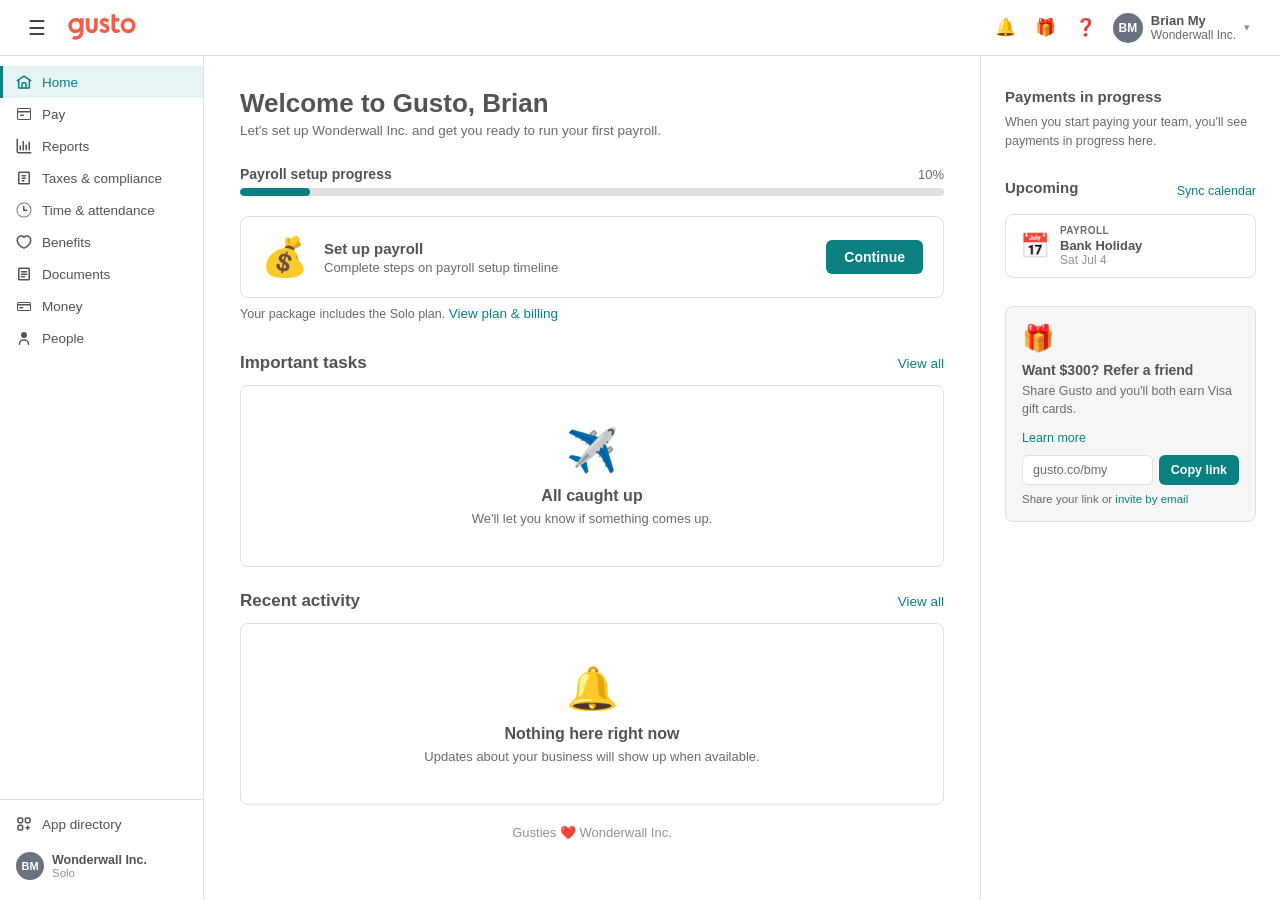
<file: home.html>
<!DOCTYPE html>
<html lang="en">
<head>
  <meta charset="UTF-8">
  <meta name="viewport" content="width=device-width, initial-scale=1.0">
  <title>Home | Wonderwall Inc. | Gusto</title>
  <link rel="stylesheet" href="styles.css">
</head>
<body>

<!-- ─── Topbar ─── -->
<header class="topbar">
  <button class="icon-btn" style="font-size:20px; color:#374151;">☰</button>
  <a href="home.html" style="display:flex;align-items:center;text-decoration:none;line-height:0;"><svg viewBox="0 0 1040.65 399.35" xmlns="http://www.w3.org/2000/svg" style="width:68px;height:auto;color:var(--gusto-red);display:block;" aria-label="Gusto" role="img"><path fill="currentColor" d="M920.06 61.34A115.69 115.69 0 1 0 1035.74 177 115.81 115.81 0 0 0 920.06 61.34zm0 176.5A60.82 60.82 0 1 1 980.88 177a60.89 60.89 0 0 1-60.82 60.84zM579.44 153.62l-20.21-10.1q-13.14-6.47-16.46-10.2a12 12 0 0 1-3.33-8.18c0-3.9 1.74-7.17 5.25-9.8s8.35-3.94 14.54-3.94q17 0 37.78 20.61l34.14-34.14a89.18 89.18 0 0 0-72.32-36.36q-31.32 0-51.41 18.48t-20.1 44.54q0 40.41 53.33 67.28l18.58 9.29q24 12.12 24 24.85 0 6.87-6.66 12.12T559 243.32q-10.11 0-23.13-7a85.18 85.18 0 0 1-23-18L479.24 255q28.67 37.57 76.76 37.57 36.16 0 57.68-19.59t21.51-48.89q0-22-11.92-38.38t-43.83-32.09zM236.05 65.92h-54.87l.18 19.73c-17.77-18-39.66-24.31-62.18-24.31a115.69 115.69 0 0 0 0 231.38c26.63 0 49.42-11.8 61.16-26.81 0 .91-.08 11.82-.11 13-.22 7.46-1.3 19.41-8.33 31.62A60.6 60.6 0 0 1 87.53 331l-27.29 47.5a114.77 114.77 0 0 0 59.46 16.64c30.36 0 68.22-12 95.07-49.21 22.33-30.92 21.28-60.13 21.28-88.41zM119.18 237.84A60.82 60.82 0 1 1 180 177a60.88 60.88 0 0 1-60.82 60.84zM454.8 65.92h-55.15v110c.11 15.58.09 42.57-11.4 54.14-5.51 5.54-11.51 10.5-24.24 10.5s-18.78-5-24.28-10.5c-11.49-11.57-11.46-38.56-11.35-54.14v-110h-55.11v109.61c-.15 22.57-.43 64.6 27.24 92.45 16.24 16.34 35.58 24.63 63.54 24.63s47.31-8.29 63.55-24.63c27.67-27.85 27.39-69.88 27.24-92.45z"/><path fill="currentColor" d="M740.05 237.18c-6.29-.85-12.48-5.34-16-13.54-2.41-5.62-3.28-13-3.28-22.09V113.1h64.81V65.75h-64.81V4.25h-55v192.84c0 18.91 1.52 41.83 14 63 10.65 18 29.41 32.55 60.2 32.55 37.33 0 64.19-27 64.19-27l-33-40.58s-14.49 14.37-31.11 12.12z"/></svg></a>
  <div class="topbar-right">
    <button class="icon-btn">🔔</button>
    <button class="icon-btn">🎁</button>
    <button class="icon-btn">❓</button>
    <div class="user-chip">
      <div class="avatar">BM</div>
      <div>
        <div class="user-name">Brian My</div>
        <div class="user-company">Wonderwall Inc.</div>
      </div>
      <span style="color:var(--text-muted); font-size:11px;">▾</span>
    </div>
  </div>
</header>

<div class="app-shell">

  <!-- ─── Sidebar ─── -->
  <nav class="sidebar">
    <a href="home.html" class="nav-item active">
      <svg class="nav-svg" viewBox="0 0 16 16" fill="currentColor" aria-hidden="true"><path fill-rule="evenodd" d="M2.667 4.983a.75.75 0 0 1 .75.75v7.517h9.166V5.733a.75.75 0 0 1 1.5 0V14a.75.75 0 0 1-.75.75H2.667a.75.75 0 0 1-.75-.75V5.733a.75.75 0 0 1 .75-.75" clip-rule="evenodd"/><path fill-rule="evenodd" d="M7.57 1.386a.75.75 0 0 1 .86 0l6.667 4.666a.75.75 0 0 1-.86 1.23L8 2.914 1.763 7.281a.75.75 0 1 1-.86-1.229zM5.25 10c0-1.15.932-2.083 2.083-2.083h1.334c1.15 0 2.083.932 2.083 2.083v4a.75.75 0 0 1-1.5 0v-4a.583.583 0 0 0-.583-.583H7.333A.583.583 0 0 0 6.75 10v4a.75.75 0 0 1-1.5 0z" clip-rule="evenodd"/></svg>
      Home
    </a>
    <a href="#" class="nav-item">
      <svg class="nav-svg" viewBox="0 0 16 16" fill="currentColor" aria-hidden="true"><path fill-rule="evenodd" d="M2.5 2A1.5 1.5 0 0 0 1 3.5v9A1.5 1.5 0 0 0 2.5 14h11a1.5 1.5 0 0 0 1.5-1.5v-9A1.5 1.5 0 0 0 13.5 2zM2 3.5a.5.5 0 0 1 .5-.5h11a.5.5 0 0 1 .5.5V5H2zm0 3h12v6a.5.5 0 0 1-.5.5h-11a.5.5 0 0 1-.5-.5zM4 9.25a.75.75 0 0 1 .75-.75h2.5a.75.75 0 0 1 0 1.5h-2.5A.75.75 0 0 1 4 9.25z" clip-rule="evenodd"/></svg>
      Pay
    </a>
    <a href="#" class="nav-item">
      <svg class="nav-svg" viewBox="0 0 16 16" fill="currentColor" aria-hidden="true"><path fill-rule="evenodd" d="M4.25 7.25A.75.75 0 0 1 5 8v3.75a.75.75 0 0 1-1.5 0V8a.75.75 0 0 1 .75-.75m3-4.5A.75.75 0 0 1 8 3.5v8.25a.75.75 0 0 1-1.5 0V3.5a.75.75 0 0 1 .75-.75m3 3.675a.75.75 0 0 1 .75.75v4.575a.75.75 0 0 1-1.5 0V7.175a.75.75 0 0 1 .75-.75m3-2.925a.75.75 0 0 1 .75.75v7.5a.75.75 0 0 1-1.5 0v-7.5a.75.75 0 0 1 .75-.75" clip-rule="evenodd"/><path fill-rule="evenodd" d="M1.25.5a.75.75 0 0 1 .75.75v12c0 .415.335.75.75.75h12a.75.75 0 0 1 0 1.5h-12A2.25 2.25 0 0 1 .5 13.25v-12A.75.75 0 0 1 1.25.5" clip-rule="evenodd"/></svg>
      Reports
    </a>
    <a href="#" class="nav-item">
      <svg class="nav-svg" viewBox="0 0 16 16" fill="currentColor" aria-hidden="true"><path fill-rule="evenodd" d="M3.5 1.5A1.5 1.5 0 0 0 2 3v10a1.5 1.5 0 0 0 1.5 1.5h9A1.5 1.5 0 0 0 14 13V3a1.5 1.5 0 0 0-1.5-1.5zM3.5 3h9v10h-9zm2 2.75a.75.75 0 0 1 .75-.75h3a.75.75 0 0 1 0 1.5h-3a.75.75 0 0 1-.75-.75zm0 2.5a.75.75 0 0 1 .75-.75h3a.75.75 0 0 1 0 1.5h-3a.75.75 0 0 1-.75-.75zm0 2.5a.75.75 0 0 1 .75-.75h1.5a.75.75 0 0 1 0 1.5h-1.5a.75.75 0 0 1-.75-.75z" clip-rule="evenodd"/></svg>
      Taxes &amp; compliance
    </a>
    <a href="#" class="nav-item">
      <svg class="nav-svg" viewBox="0 0 16 16" fill="currentColor" aria-hidden="true"><path fill-rule="evenodd" d="M8 1.25a6.75 6.75 0 1 0 0 13.5A6.75 6.75 0 0 0 8 1.25zM.5 8a7.5 7.5 0 1 1 15 0A7.5 7.5 0 0 1 .5 8zm7.25-4a.75.75 0 0 1 .75.75V7.5h2.25a.75.75 0 0 1 0 1.5h-3a.75.75 0 0 1-.75-.75v-4A.75.75 0 0 1 7.75 4z" clip-rule="evenodd"/></svg>
      Time &amp; attendance
    </a>
    <a href="benefits.html" class="nav-item">
      <svg class="nav-svg" viewBox="0 0 16 16" fill="currentColor" aria-hidden="true"><path fill-rule="evenodd" d="M5.228 2.75C3.37 2.75 2 4.53 2 6.316c0 1.865 1.172 3.6 2.628 4.918.717.648 1.47 1.167 2.115 1.52.322.176.607.305.84.389.246.09.38.107.417.107s.171-.018.418-.107a6 6 0 0 0 .84-.39 11.4 11.4 0 0 0 2.114-1.52C12.828 9.916 14 8.182 14 6.317c0-1.785-1.37-3.566-3.228-3.566-1.08 0-1.782.53-2.202 1.02a.75.75 0 0 1-1.14 0c-.42-.49-1.121-1.02-2.202-1.02ZM.5 6.316C.5 3.938 2.324 1.25 5.228 1.25c1.219 0 2.131.456 2.772.985a4.26 4.26 0 0 1 2.772-.985c2.904 0 4.728 2.688 4.728 5.066 0 2.486-1.536 4.593-3.122 6.03a13 13 0 0 1-2.4 1.723c-.374.204-.73.37-1.05.485-.305.11-.632.196-.928.196s-.623-.086-.928-.196a8 8 0 0 1-1.05-.485 13 13 0 0 1-2.4-1.724C2.036 10.91.5 8.802.5 6.316" clip-rule="evenodd"/></svg>
      Benefits
    </a>
    <a href="#" class="nav-item">
      <svg class="nav-svg" viewBox="0 0 16 16" fill="currentColor" aria-hidden="true"><path fill-rule="evenodd" d="M3.5 1.5A1.5 1.5 0 0 0 2 3v10a1.5 1.5 0 0 0 1.5 1.5h9A1.5 1.5 0 0 0 14 13V3a1.5 1.5 0 0 0-1.5-1.5zM3.5 3h9v10h-9zm1.25 2.75a.75.75 0 0 1 .75-.75h5a.75.75 0 0 1 0 1.5h-5a.75.75 0 0 1-.75-.75zm0 2.5a.75.75 0 0 1 .75-.75h5a.75.75 0 0 1 0 1.5h-5a.75.75 0 0 1-.75-.75zm0 2.5a.75.75 0 0 1 .75-.75h3a.75.75 0 0 1 0 1.5h-3a.75.75 0 0 1-.75-.75z" clip-rule="evenodd"/></svg>
      Documents
    </a>
    <a href="#" class="nav-item">
      <svg class="nav-svg" viewBox="0 0 16 16" fill="currentColor" aria-hidden="true"><path fill-rule="evenodd" d="M2.5 4A1.5 1.5 0 0 0 1 5.5v6A1.5 1.5 0 0 0 2.5 13h11a1.5 1.5 0 0 0 1.5-1.5v-6A1.5 1.5 0 0 0 13.5 4zM2 5.5a.5.5 0 0 1 .5-.5h11a.5.5 0 0 1 .5.5V6H2zm0 2h12v4a.5.5 0 0 1-.5.5h-11a.5.5 0 0 1-.5-.5zM4 9a.75.75 0 0 0 0 1.5h2.5A.75.75 0 0 0 6.5 9z" clip-rule="evenodd"/></svg>
      Money
    </a>
    <a href="#" class="nav-item">
      <svg class="nav-svg" viewBox="0 0 16 16" fill="currentColor" aria-hidden="true"><path d="M8 8a3 3 0 1 0 0-6 3 3 0 0 0 0 6zm-5.25 6.25a.75.75 0 0 0 1.5 0 3.75 3.75 0 0 1 7.5 0 .75.75 0 0 0 1.5 0 5.25 5.25 0 0 0-10.5 0z"/></svg>
      People
    </a>
    <div class="nav-spacer"></div>
    <div class="nav-divider"></div>
    <a href="app-directory.html" class="nav-item">
      <svg class="nav-svg" viewBox="0 0 16 16" fill="currentColor" aria-hidden="true"><path fill-rule="evenodd" d="M3.333 2.75a.583.583 0 0 0-.583.583v2c0 .323.26.584.583.584h2a.583.583 0 0 0 .584-.584v-2a.583.583 0 0 0-.584-.583zm-2.083.583c0-1.15.932-2.083 2.083-2.083h2c1.151 0 2.084.932 2.084 2.083v2a2.084 2.084 0 0 1-2.084 2.084h-2A2.083 2.083 0 0 1 1.25 5.333zm9.417-.583a.583.583 0 0 0-.584.583v2c0 .323.261.584.584.584h2a.583.583 0 0 0 .583-.584v-2a.583.583 0 0 0-.583-.583zm-2.084.583c0-1.15.933-2.083 2.084-2.083h2c1.15 0 2.083.932 2.083 2.083v2a2.083 2.083 0 0 1-2.083 2.084h-2a2.083 2.083 0 0 1-2.084-2.084zm-5.25 6.75a.583.583 0 0 0-.583.584v2c0 .322.26.583.583.583h2c.323 0 .584-.26.584-.583v-2a.583.583 0 0 0-.584-.584zm-2.083.584c0-1.151.932-2.084 2.083-2.084h2c1.151 0 2.084.933 2.084 2.084v2c0 1.15-.933 2.083-2.084 2.083h-2a2.083 2.083 0 0 1-2.083-2.083zM11.667 9.25a.75.75 0 0 1 .75.75v3.333a.75.75 0 0 1-1.5 0V10a.75.75 0 0 1 .75-.75" clip-rule="evenodd"/><path fill-rule="evenodd" d="M9.25 11.667a.75.75 0 0 1 .75-.75h3.333a.75.75 0 0 1 0 1.5H10a.75.75 0 0 1-.75-.75" clip-rule="evenodd"/></svg>
      App directory
    </a>
    <div style="padding: 12px 16px 0;">
      <div style="display:flex; align-items:center; gap:8px;">
        <div class="avatar" style="width:28px; height:28px; font-size:11px;">BM</div>
        <div>
          <div style="font-size:12.5px; font-weight:600;">Wonderwall Inc.</div>
          <div style="font-size:11.5px; color:var(--text-muted);">Solo</div>
        </div>
      </div>
    </div>
  </nav>

  <!-- ─── Page area ─── -->
  <div class="page-area">
    <div class="home-grid">

      <!-- Main body -->
      <div class="home-body">
        <h1 style="font-size:26px; font-weight:800; margin-bottom:4px;">Welcome to Gusto, Brian</h1>
        <p style="font-size:13.5px; color:var(--text-secondary); margin-bottom:28px;">Let's set up Wonderwall Inc. and get you ready to run your first payroll.</p>

        <!-- Progress -->
        <div style="margin-bottom:20px;">
          <div class="progress-label-row">
            <span class="progress-label">Payroll setup progress</span>
            <span class="progress-pct">10%</span>
          </div>
          <div class="progress-track">
            <div class="progress-fill" style="width:10%;"></div>
          </div>
        </div>

        <!-- Setup card -->
        <div class="setup-card">
          <div class="setup-emoji">💰</div>
          <div class="setup-info">
            <div class="setup-title">Set up payroll</div>
            <div class="setup-desc">Complete steps on payroll setup timeline</div>
          </div>
          <a href="#" class="btn-primary">Continue</a>
        </div>

        <p style="font-size:12.5px; color:var(--text-secondary); margin-bottom:32px;">
          Your package includes the Solo plan. <a href="#" class="link-action">View plan &amp; billing</a>
        </p>

        <!-- Important tasks -->
        <div class="section-header">
          <span class="section-title">Important tasks</span>
          <a href="#" class="link-action">View all</a>
        </div>
        <div class="empty-card">
          <div class="empty-icon">✈️</div>
          <div class="empty-title">All caught up</div>
          <div class="empty-desc">We'll let you know if something comes up.</div>
        </div>

        <!-- Recent activity -->
        <div class="section-header">
          <span class="section-title">Recent activity</span>
          <a href="#" class="link-action">View all</a>
        </div>
        <div class="empty-card" style="margin-bottom:0;">
          <div class="empty-icon">🔔</div>
          <div class="empty-title">Nothing here right now</div>
          <div class="empty-desc">Updates about your business will show up when available.</div>
        </div>

        <div style="text-align:center; margin-top:20px; font-size:13px; color:var(--text-muted);">
          Gusties ❤️ Wonderwall Inc.
        </div>
      </div>

      <!-- Right panel -->
      <div class="home-panel">

        <!-- Payments in progress -->
        <div class="panel-section">
          <div class="panel-title">Payments in progress</div>
          <div class="panel-subtitle">When you start paying your team, you'll see payments in progress here.</div>
        </div>

        <!-- Upcoming -->
        <div class="panel-section">
          <div class="panel-title-row">
            <span class="panel-title">Upcoming</span>
            <a href="#" class="link-action" style="font-size:12.5px;">Sync calendar</a>
          </div>
          <div class="calendar-pill">
            <span style="font-size:24px;">📅</span>
            <div>
              <div class="cal-tag">Payroll</div>
              <div class="cal-title">Bank Holiday</div>
              <div class="cal-date">Sat Jul 4</div>
            </div>
          </div>
        </div>

        <!-- Referral -->
        <div class="referral-box">
          <div class="referral-icon">🎁</div>
          <div class="referral-title">Want $300? Refer a friend</div>
          <div class="referral-desc">Share Gusto and you'll both earn Visa gift cards.</div>
          <a href="#" class="link-action" style="font-size:12.5px; margin-bottom:10px; display:block;">Learn more</a>
          <div class="referral-row">
            <input class="referral-input" type="text" value="gusto.co/bmy" readonly>
            <button class="btn-primary" style="font-size:12.5px; padding:7px 12px;">Copy link</button>
          </div>
          <div class="referral-note">Share your link or <a href="#" class="link-action" style="font-size:11.5px;">invite by email</a></div>
        </div>

      </div>
    </div>
  </div>
</div>

</body>
</html>
</file>
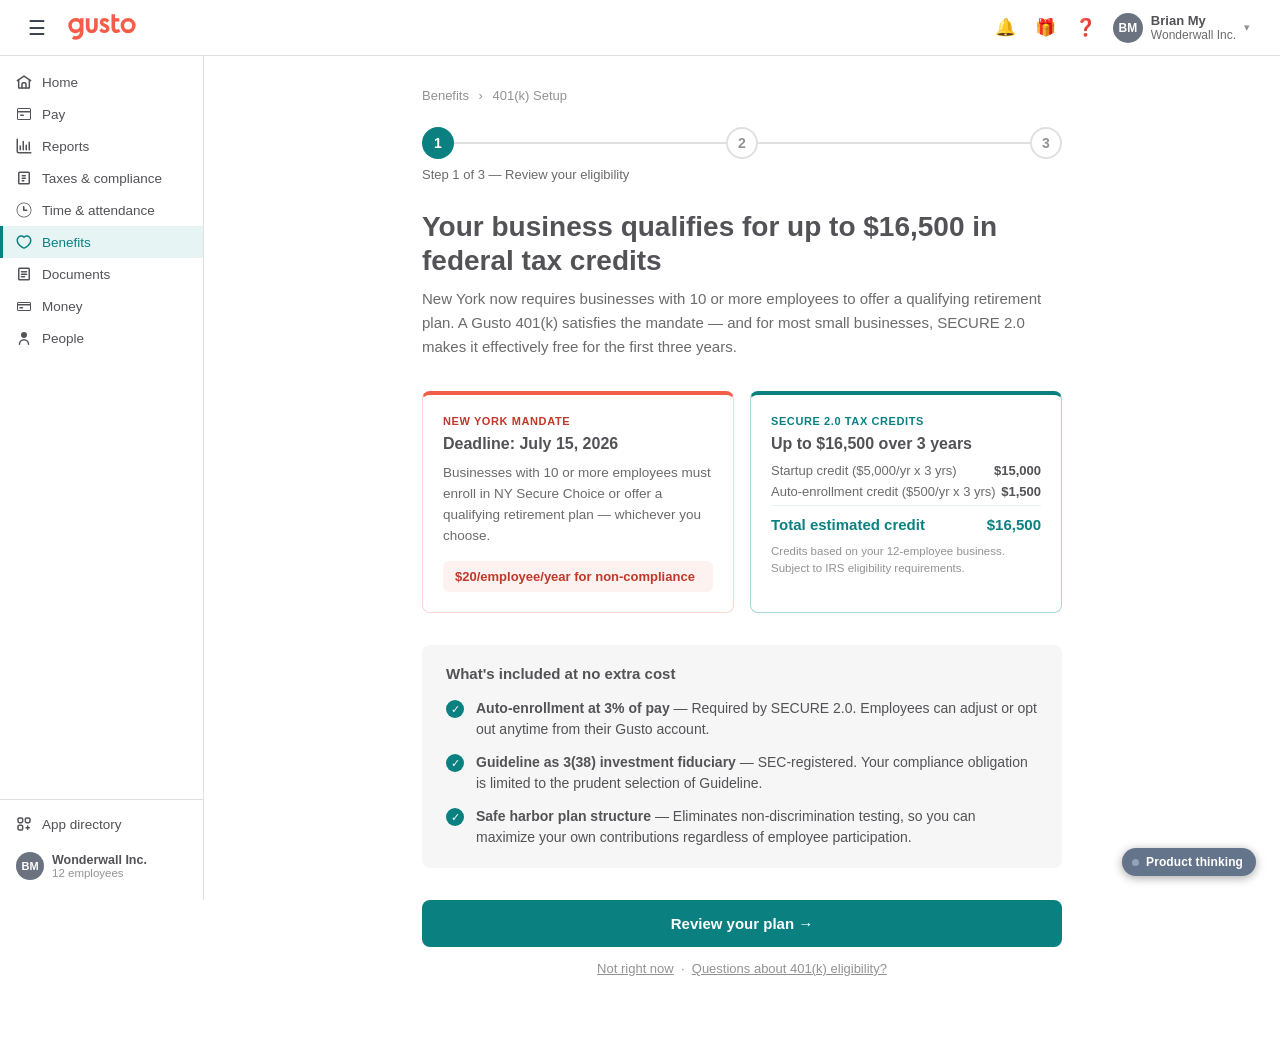
<file: setup-401k-1.html>
<!DOCTYPE html>
<html lang="en">
<head>
  <meta charset="UTF-8">
  <meta name="viewport" content="width=device-width, initial-scale=1.0">
  <title>401(k) Setup — Step 1 | Wonderwall Inc. | Gusto</title>
  <link rel="stylesheet" href="styles.css">
  <style>
    .wizard-wrap { max-width: 720px; margin: 0 auto; padding: 32px 40px 64px; }

    .breadcrumb { font-size: 13px; color: var(--text-muted); margin-bottom: 24px; }
    .breadcrumb a { color: var(--text-muted); text-decoration: none; }
    .breadcrumb a:hover { color: var(--gusto-green); }
    .breadcrumb span { margin: 0 6px; }

    .step-bar { display: flex; align-items: center; margin-bottom: 8px; }
    .step-dot {
      width: 32px; height: 32px; border-radius: 50%;
      display: flex; align-items: center; justify-content: center;
      font-size: 14px; font-weight: 700; flex-shrink: 0;
    }
    .step-dot.active { background: var(--gusto-green); color: white; }
    .step-dot.upcoming { background: white; color: var(--text-muted); border: 2px solid var(--border); }
    .step-dot.done { background: var(--gusto-green); color: white; }
    .step-line { flex: 1; height: 2px; min-width: 40px; }
    .step-line.done { background: var(--gusto-green); }
    .step-line.upcoming { background: var(--border); }

    .step-label { font-size: 13px; color: var(--text-secondary); margin-bottom: 28px; font-weight: 500; }

    .wizard-title { font-size: 28px; font-weight: 800; margin-bottom: 10px; line-height: 1.2; }
    .wizard-subtitle { font-size: 15px; color: var(--text-secondary); line-height: 1.6; margin-bottom: 32px; }

    .info-grid { display: grid; grid-template-columns: 1fr 1fr; gap: 16px; margin-bottom: 32px; }

    .info-card { border-radius: var(--radius); padding: 20px; }
    .info-card-mandate { border: 1px solid #FBD5D1; border-top: 4px solid var(--gusto-red); }
    .info-card-credits { border: 1px solid #A8D5D5; border-top: 4px solid var(--gusto-green); }

    .info-card-label {
      font-size: 11px; font-weight: 700; text-transform: uppercase; letter-spacing: 0.6px;
      margin-bottom: 8px;
    }
    .info-card-label.red { color: #C0392B; }
    .info-card-label.teal { color: var(--gusto-green); }

    .info-card-headline { font-size: 16px; font-weight: 700; margin-bottom: 10px; }

    .credit-row {
      display: flex; justify-content: space-between; align-items: center;
      font-size: 13px; margin-bottom: 6px; color: var(--text-secondary);
    }
    .credit-row strong { color: var(--text-primary); font-weight: 600; }
    .credit-total {
      display: flex; justify-content: space-between; align-items: center;
      font-size: 15px; font-weight: 700; color: var(--gusto-green);
      padding-top: 10px; margin-top: 4px;
      border-top: 1px solid var(--gusto-green-bg);
    }

    .checklist { background: var(--bg-light); border-radius: var(--radius); padding: 20px 24px; margin-bottom: 32px; }
    .checklist-title { font-size: 15px; font-weight: 700; margin-bottom: 16px; }
    .checklist-item { display: flex; gap: 12px; align-items: flex-start; margin-bottom: 12px; font-size: 14px; line-height: 1.5; }
    .checklist-item:last-child { margin-bottom: 0; }

    .wizard-cta {
      width: 100%; justify-content: center; padding: 15px;
      font-size: 15px; border-radius: 8px;
    }
    .wizard-secondary {
      text-align: center; margin-top: 14px;
      font-size: 13px; color: var(--text-muted);
    }
    .wizard-secondary a { color: var(--text-muted); text-decoration: underline; }
  </style>
</head>
<body>

<!-- Coachmarks toggle -->
<button class="cm-toggle cm-off" id="cm-toggle">
  <span class="cm-toggle-dot"></span>
  Product thinking
</button>

<!-- ─── Topbar ─── -->
<header class="topbar">
  <button class="icon-btn" style="font-size:20px; color:#374151;">☰</button>
  <a href="home-v2.html" style="display:flex;align-items:center;text-decoration:none;line-height:0;"><svg viewBox="0 0 1040.65 399.35" xmlns="http://www.w3.org/2000/svg" style="width:68px;height:auto;color:var(--gusto-red);display:block;" aria-label="Gusto" role="img"><path fill="currentColor" d="M920.06 61.34A115.69 115.69 0 1 0 1035.74 177 115.81 115.81 0 0 0 920.06 61.34zm0 176.5A60.82 60.82 0 1 1 980.88 177a60.89 60.89 0 0 1-60.82 60.84zM579.44 153.62l-20.21-10.1q-13.14-6.47-16.46-10.2a12 12 0 0 1-3.33-8.18c0-3.9 1.74-7.17 5.25-9.8s8.35-3.94 14.54-3.94q17 0 37.78 20.61l34.14-34.14a89.18 89.18 0 0 0-72.32-36.36q-31.32 0-51.41 18.48t-20.1 44.54q0 40.41 53.33 67.28l18.58 9.29q24 12.12 24 24.85 0 6.87-6.66 12.12T559 243.32q-10.11 0-23.13-7a85.18 85.18 0 0 1-23-18L479.24 255q28.67 37.57 76.76 37.57 36.16 0 57.68-19.59t21.51-48.89q0-22-11.92-38.38t-43.83-32.09zM236.05 65.92h-54.87l.18 19.73c-17.77-18-39.66-24.31-62.18-24.31a115.69 115.69 0 0 0 0 231.38c26.63 0 49.42-11.8 61.16-26.81 0 .91-.08 11.82-.11 13-.22 7.46-1.3 19.41-8.33 31.62A60.6 60.6 0 0 1 87.53 331l-27.29 47.5a114.77 114.77 0 0 0 59.46 16.64c30.36 0 68.22-12 95.07-49.21 22.33-30.92 21.28-60.13 21.28-88.41zM119.18 237.84A60.82 60.82 0 1 1 180 177a60.88 60.88 0 0 1-60.82 60.84zM454.8 65.92h-55.15v110c.11 15.58.09 42.57-11.4 54.14-5.51 5.54-11.51 10.5-24.24 10.5s-18.78-5-24.28-10.5c-11.49-11.57-11.46-38.56-11.35-54.14v-110h-55.11v109.61c-.15 22.57-.43 64.6 27.24 92.45 16.24 16.34 35.58 24.63 63.54 24.63s47.31-8.29 63.55-24.63c27.67-27.85 27.39-69.88 27.24-92.45z"/><path fill="currentColor" d="M740.05 237.18c-6.29-.85-12.48-5.34-16-13.54-2.41-5.62-3.28-13-3.28-22.09V113.1h64.81V65.75h-64.81V4.25h-55v192.84c0 18.91 1.52 41.83 14 63 10.65 18 29.41 32.55 60.2 32.55 37.33 0 64.19-27 64.19-27l-33-40.58s-14.49 14.37-31.11 12.12z"/></svg></a>
  <div class="topbar-right">
    <button class="icon-btn">🔔</button>
    <button class="icon-btn">🎁</button>
    <button class="icon-btn">❓</button>
    <div class="user-chip">
      <div class="avatar">BM</div>
      <div>
        <div class="user-name">Brian My</div>
        <div class="user-company">Wonderwall Inc.</div>
      </div>
      <span style="color:var(--text-muted); font-size:11px;">▾</span>
    </div>
  </div>
</header>

<div class="app-shell">

  <!-- ─── Sidebar ─── -->
  <nav class="sidebar">
    <a href="home-v2.html" class="nav-item">
      <svg class="nav-svg" viewBox="0 0 16 16" fill="currentColor" aria-hidden="true"><path fill-rule="evenodd" d="M2.667 4.983a.75.75 0 0 1 .75.75v7.517h9.166V5.733a.75.75 0 0 1 1.5 0V14a.75.75 0 0 1-.75.75H2.667a.75.75 0 0 1-.75-.75V5.733a.75.75 0 0 1 .75-.75" clip-rule="evenodd"/><path fill-rule="evenodd" d="M7.57 1.386a.75.75 0 0 1 .86 0l6.667 4.666a.75.75 0 0 1-.86 1.23L8 2.914 1.763 7.281a.75.75 0 1 1-.86-1.229zM5.25 10c0-1.15.932-2.083 2.083-2.083h1.334c1.15 0 2.083.932 2.083 2.083v4a.75.75 0 0 1-1.5 0v-4a.583.583 0 0 0-.583-.583H7.333A.583.583 0 0 0 6.75 10v4a.75.75 0 0 1-1.5 0z" clip-rule="evenodd"/></svg>
      Home
    </a>
    <a href="#" class="nav-item">
      <svg class="nav-svg" viewBox="0 0 16 16" fill="currentColor" aria-hidden="true"><path fill-rule="evenodd" d="M2.5 2A1.5 1.5 0 0 0 1 3.5v9A1.5 1.5 0 0 0 2.5 14h11a1.5 1.5 0 0 0 1.5-1.5v-9A1.5 1.5 0 0 0 13.5 2zM2 3.5a.5.5 0 0 1 .5-.5h11a.5.5 0 0 1 .5.5V5H2zm0 3h12v6a.5.5 0 0 1-.5.5h-11a.5.5 0 0 1-.5-.5zM4 9.25a.75.75 0 0 1 .75-.75h2.5a.75.75 0 0 1 0 1.5h-2.5A.75.75 0 0 1 4 9.25z" clip-rule="evenodd"/></svg>
      Pay
    </a>
    <a href="#" class="nav-item">
      <svg class="nav-svg" viewBox="0 0 16 16" fill="currentColor" aria-hidden="true"><path fill-rule="evenodd" d="M4.25 7.25A.75.75 0 0 1 5 8v3.75a.75.75 0 0 1-1.5 0V8a.75.75 0 0 1 .75-.75m3-4.5A.75.75 0 0 1 8 3.5v8.25a.75.75 0 0 1-1.5 0V3.5a.75.75 0 0 1 .75-.75m3 3.675a.75.75 0 0 1 .75.75v4.575a.75.75 0 0 1-1.5 0V7.175a.75.75 0 0 1 .75-.75m3-2.925a.75.75 0 0 1 .75.75v7.5a.75.75 0 0 1-1.5 0v-7.5a.75.75 0 0 1 .75-.75" clip-rule="evenodd"/><path fill-rule="evenodd" d="M1.25.5a.75.75 0 0 1 .75.75v12c0 .415.335.75.75.75h12a.75.75 0 0 1 0 1.5h-12A2.25 2.25 0 0 1 .5 13.25v-12A.75.75 0 0 1 1.25.5" clip-rule="evenodd"/></svg>
      Reports
    </a>
    <a href="#" class="nav-item">
      <svg class="nav-svg" viewBox="0 0 16 16" fill="currentColor" aria-hidden="true"><path fill-rule="evenodd" d="M3.5 1.5A1.5 1.5 0 0 0 2 3v10a1.5 1.5 0 0 0 1.5 1.5h9A1.5 1.5 0 0 0 14 13V3a1.5 1.5 0 0 0-1.5-1.5zM3.5 3h9v10h-9zm2 2.75a.75.75 0 0 1 .75-.75h3a.75.75 0 0 1 0 1.5h-3a.75.75 0 0 1-.75-.75zm0 2.5a.75.75 0 0 1 .75-.75h3a.75.75 0 0 1 0 1.5h-3a.75.75 0 0 1-.75-.75zm0 2.5a.75.75 0 0 1 .75-.75h1.5a.75.75 0 0 1 0 1.5h-1.5a.75.75 0 0 1-.75-.75z" clip-rule="evenodd"/></svg>
      Taxes &amp; compliance
    </a>
    <a href="#" class="nav-item">
      <svg class="nav-svg" viewBox="0 0 16 16" fill="currentColor" aria-hidden="true"><path fill-rule="evenodd" d="M8 1.25a6.75 6.75 0 1 0 0 13.5A6.75 6.75 0 0 0 8 1.25zM.5 8a7.5 7.5 0 1 1 15 0A7.5 7.5 0 0 1 .5 8zm7.25-4a.75.75 0 0 1 .75.75V7.5h2.25a.75.75 0 0 1 0 1.5h-3a.75.75 0 0 1-.75-.75v-4A.75.75 0 0 1 7.75 4z" clip-rule="evenodd"/></svg>
      Time &amp; attendance
    </a>
    <a href="benefits-v2.html" class="nav-item active">
      <svg class="nav-svg" viewBox="0 0 16 16" fill="currentColor" aria-hidden="true"><path fill-rule="evenodd" d="M5.228 2.75C3.37 2.75 2 4.53 2 6.316c0 1.865 1.172 3.6 2.628 4.918.717.648 1.47 1.167 2.115 1.52.322.176.607.305.84.389.246.09.38.107.417.107s.171-.018.418-.107a6 6 0 0 0 .84-.39 11.4 11.4 0 0 0 2.114-1.52C12.828 9.916 14 8.182 14 6.317c0-1.785-1.37-3.566-3.228-3.566-1.08 0-1.782.53-2.202 1.02a.75.75 0 0 1-1.14 0c-.42-.49-1.121-1.02-2.202-1.02ZM.5 6.316C.5 3.938 2.324 1.25 5.228 1.25c1.219 0 2.131.456 2.772.985a4.26 4.26 0 0 1 2.772-.985c2.904 0 4.728 2.688 4.728 5.066 0 2.486-1.536 4.593-3.122 6.03a13 13 0 0 1-2.4 1.723c-.374.204-.73.37-1.05.485-.305.11-.632.196-.928.196s-.623-.086-.928-.196a8 8 0 0 1-1.05-.485 13 13 0 0 1-2.4-1.724C2.036 10.91.5 8.802.5 6.316" clip-rule="evenodd"/></svg>
      Benefits
    </a>
    <a href="#" class="nav-item">
      <svg class="nav-svg" viewBox="0 0 16 16" fill="currentColor" aria-hidden="true"><path fill-rule="evenodd" d="M3.5 1.5A1.5 1.5 0 0 0 2 3v10a1.5 1.5 0 0 0 1.5 1.5h9A1.5 1.5 0 0 0 14 13V3a1.5 1.5 0 0 0-1.5-1.5zM3.5 3h9v10h-9zm1.25 2.75a.75.75 0 0 1 .75-.75h5a.75.75 0 0 1 0 1.5h-5a.75.75 0 0 1-.75-.75zm0 2.5a.75.75 0 0 1 .75-.75h5a.75.75 0 0 1 0 1.5h-5a.75.75 0 0 1-.75-.75zm0 2.5a.75.75 0 0 1 .75-.75h3a.75.75 0 0 1 0 1.5h-3a.75.75 0 0 1-.75-.75z" clip-rule="evenodd"/></svg>
      Documents
    </a>
    <a href="#" class="nav-item">
      <svg class="nav-svg" viewBox="0 0 16 16" fill="currentColor" aria-hidden="true"><path fill-rule="evenodd" d="M2.5 4A1.5 1.5 0 0 0 1 5.5v6A1.5 1.5 0 0 0 2.5 13h11a1.5 1.5 0 0 0 1.5-1.5v-6A1.5 1.5 0 0 0 13.5 4zM2 5.5a.5.5 0 0 1 .5-.5h11a.5.5 0 0 1 .5.5V6H2zm0 2h12v4a.5.5 0 0 1-.5.5h-11a.5.5 0 0 1-.5-.5zM4 9a.75.75 0 0 0 0 1.5h2.5A.75.75 0 0 0 6.5 9z" clip-rule="evenodd"/></svg>
      Money
    </a>
    <a href="#" class="nav-item">
      <svg class="nav-svg" viewBox="0 0 16 16" fill="currentColor" aria-hidden="true"><path d="M8 8a3 3 0 1 0 0-6 3 3 0 0 0 0 6zm-5.25 6.25a.75.75 0 0 0 1.5 0 3.75 3.75 0 0 1 7.5 0 .75.75 0 0 0 1.5 0 5.25 5.25 0 0 0-10.5 0z"/></svg>
      People
    </a>
    <div class="nav-spacer"></div>
    <div class="nav-divider"></div>
    <a href="app-directory.html" class="nav-item">
      <svg class="nav-svg" viewBox="0 0 16 16" fill="currentColor" aria-hidden="true"><path fill-rule="evenodd" d="M3.333 2.75a.583.583 0 0 0-.583.583v2c0 .323.26.584.583.584h2a.583.583 0 0 0 .584-.584v-2a.583.583 0 0 0-.584-.583zm-2.083.583c0-1.15.932-2.083 2.083-2.083h2c1.151 0 2.084.932 2.084 2.083v2a2.084 2.084 0 0 1-2.084 2.084h-2A2.083 2.083 0 0 1 1.25 5.333zm9.417-.583a.583.583 0 0 0-.584.583v2c0 .323.261.584.584.584h2a.583.583 0 0 0 .583-.584v-2a.583.583 0 0 0-.583-.583zm-2.084.583c0-1.15.933-2.083 2.084-2.083h2c1.15 0 2.083.932 2.083 2.083v2a2.083 2.083 0 0 1-2.083 2.084h-2a2.083 2.083 0 0 1-2.084-2.084zm-5.25 6.75a.583.583 0 0 0-.583.584v2c0 .322.26.583.583.583h2c.323 0 .584-.26.584-.583v-2a.583.583 0 0 0-.584-.584zm-2.083.584c0-1.151.932-2.084 2.083-2.084h2c1.151 0 2.084.933 2.084 2.084v2c0 1.15-.933 2.083-2.084 2.083h-2a2.083 2.083 0 0 1-2.083-2.083zM11.667 9.25a.75.75 0 0 1 .75.75v3.333a.75.75 0 0 1-1.5 0V10a.75.75 0 0 1 .75-.75" clip-rule="evenodd"/><path fill-rule="evenodd" d="M9.25 11.667a.75.75 0 0 1 .75-.75h3.333a.75.75 0 0 1 0 1.5H10a.75.75 0 0 1-.75-.75" clip-rule="evenodd"/></svg>
      App directory
    </a>
    <div style="padding: 12px 16px 0;">
      <div style="display:flex; align-items:center; gap:8px;">
        <div class="avatar" style="width:28px; height:28px; font-size:11px;">BM</div>
        <div>
          <div style="font-size:12.5px; font-weight:600;">Wonderwall Inc.</div>
          <div style="font-size:11.5px; color:var(--text-muted);">12 employees</div>
        </div>
      </div>
    </div>
  </nav>

  <!-- ─── Page area ─── -->
  <div class="page-area">
    <div class="wizard-wrap">

      <!-- Breadcrumb -->
      <div class="breadcrumb">
        <a href="benefits-v2.html">Benefits</a>
        <span>›</span>
        401(k) Setup
      </div>

      <!-- Step indicator -->
      <div class="step-bar">
        <div class="step-dot active">1</div>
        <div class="step-line upcoming"></div>
        <div class="step-dot upcoming">2</div>
        <div class="step-line upcoming"></div>
        <div class="step-dot upcoming">3</div>
      </div>
      <div class="step-label">Step 1 of 3 — Review your eligibility</div>

      <!-- Headline -->
      <h1 class="wizard-title">Your business qualifies for up to $16,500 in federal tax credits</h1>
      <p class="wizard-subtitle">New York now requires businesses with 10 or more employees to offer a qualifying retirement plan. A Gusto 401(k) satisfies the mandate — and for most small businesses, SECURE 2.0 makes it effectively free for the first three years.</p>

      <!-- Info cards -->
      <div class="info-grid">

        <!-- Mandate card -->
        <div class="info-card info-card-mandate">
          <div class="info-card-label red">New York Mandate</div>
          <div class="info-card-headline">Deadline: July 15, 2026</div>
          <div style="font-size:13.5px;color:var(--text-secondary);line-height:1.55;margin-bottom:14px;">Businesses with 10 or more employees must enroll in NY Secure Choice or offer a qualifying retirement plan — whichever you choose.</div>
          <div style="font-size:13px;font-weight:600;color:#C0392B;background:#FEF2F0;border-radius:6px;padding:8px 12px;">$20/employee/year for non-compliance</div>
        </div>

        <!-- Credits card -->
        <div class="info-card info-card-credits" style="position:relative;">
          <span class="cm-badge" style="top:-10px;right:-10px;">6
            <div class="cm-tip cm-tip-l">
              <div class="cm-tip-label">Design decision</div>
              Personalized, not generic. $16,500 is calculated for their specific business — 12 employees × $5K/yr × 3 years startup credit + $500/yr × 3 years auto-enrollment credit. Personalized numbers convert at significantly higher rates than generic messaging. Gusto has all the inputs already.
            </div>
          </span>
          <div class="info-card-label teal">SECURE 2.0 Tax Credits</div>
          <div class="info-card-headline">Up to $16,500 over 3 years</div>
          <div class="credit-row">
            <span>Startup credit ($5,000/yr x 3 yrs)</span>
            <strong>$15,000</strong>
          </div>
          <div class="credit-row">
            <span>Auto-enrollment credit ($500/yr x 3 yrs)</span>
            <strong>$1,500</strong>
          </div>
          <div class="credit-total">
            <span>Total estimated credit</span>
            <span>$16,500</span>
          </div>
          <div style="font-size:11.5px;color:var(--text-muted);margin-top:10px;line-height:1.5;">Credits based on your 12-employee business. Subject to IRS eligibility requirements.</div>
        </div>

      </div>

      <!-- What's included -->
      <div class="checklist" style="position:relative;">
        <span class="cm-badge" style="top:-10px;right:-10px;">7
          <div class="cm-tip cm-tip-l">
            <div class="cm-tip-label">Design decision</div>
            Preview the disappearing work. This isn't a feature list — it's a preview of everything Gusto handles automatically. The point is what the owner doesn't have to do: no spreadsheets, no forms, no plan selection research. "Make the work disappear" framed as a preview before they commit.
          </div>
        </span>
        <div class="checklist-title">What's included at no extra cost</div>
        <div class="checklist-item">
          <div class="check-icon" style="flex-shrink:0;margin-top:2px;">✓</div>
          <div><strong>Auto-enrollment at 3% of pay</strong> — Required by SECURE 2.0. Employees can adjust or opt out anytime from their Gusto account.</div>
        </div>
        <div class="checklist-item">
          <div class="check-icon" style="flex-shrink:0;margin-top:2px;">✓</div>
          <div><strong>Guideline as 3(38) investment fiduciary</strong> — SEC-registered. Your compliance obligation is limited to the prudent selection of Guideline.</div>
        </div>
        <div class="checklist-item">
          <div class="check-icon" style="flex-shrink:0;margin-top:2px;">✓</div>
          <div><strong>Safe harbor plan structure</strong> — Eliminates non-discrimination testing, so you can maximize your own contributions regardless of employee participation.</div>
        </div>
      </div>

      <!-- CTA -->
      <a href="setup-401k-2.html" class="btn-primary wizard-cta">Review your plan →</a>
      <div class="wizard-secondary">
        <a href="benefits-v2.html">Not right now</a> &nbsp;·&nbsp; <a href="#">Questions about 401(k) eligibility?</a>
      </div>

    </div>
  </div>

</div>

<script src="coachmarks.js"></script>
</body>
</html>
</file>
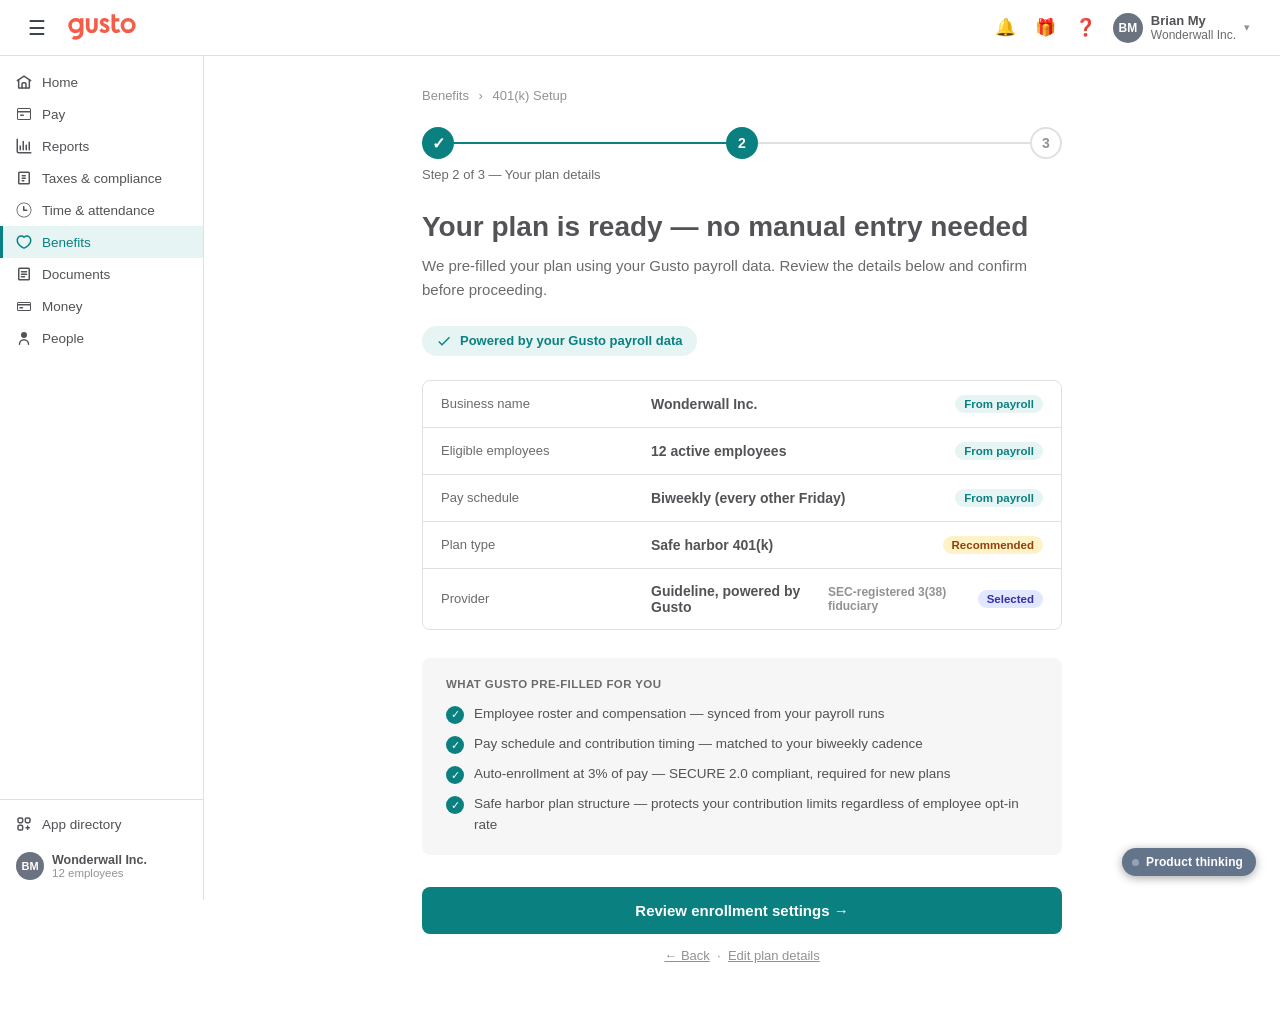
<file: setup-401k-2.html>
<!DOCTYPE html>
<html lang="en">
<head>
  <meta charset="UTF-8">
  <meta name="viewport" content="width=device-width, initial-scale=1.0">
  <title>401(k) Setup — Step 2 | Wonderwall Inc. | Gusto</title>
  <link rel="stylesheet" href="styles.css">
  <style>
    .wizard-wrap { max-width: 720px; margin: 0 auto; padding: 32px 40px 64px; }

    .breadcrumb { font-size: 13px; color: var(--text-muted); margin-bottom: 24px; }
    .breadcrumb a { color: var(--text-muted); text-decoration: none; }
    .breadcrumb a:hover { color: var(--gusto-green); }
    .breadcrumb span { margin: 0 6px; }

    .step-bar { display: flex; align-items: center; margin-bottom: 8px; }
    .step-dot {
      width: 32px; height: 32px; border-radius: 50%;
      display: flex; align-items: center; justify-content: center;
      font-size: 14px; font-weight: 700; flex-shrink: 0;
    }
    .step-dot.active { background: var(--gusto-green); color: white; }
    .step-dot.upcoming { background: white; color: var(--text-muted); border: 2px solid var(--border); }
    .step-dot.done { background: var(--gusto-green); color: white; font-size: 16px; }
    .step-line { flex: 1; height: 2px; min-width: 40px; }
    .step-line.done { background: var(--gusto-green); }
    .step-line.upcoming { background: var(--border); }

    .step-label { font-size: 13px; color: var(--text-secondary); margin-bottom: 28px; font-weight: 500; }

    .wizard-title { font-size: 28px; font-weight: 800; margin-bottom: 10px; line-height: 1.2; }
    .wizard-subtitle { font-size: 15px; color: var(--text-secondary); line-height: 1.6; margin-bottom: 24px; }

    .payroll-badge {
      display: inline-flex;
      align-items: center;
      gap: 8px;
      background: var(--gusto-green-bg);
      color: var(--gusto-green);
      font-size: 13px;
      font-weight: 600;
      padding: 7px 14px;
      border-radius: 100px;
      margin-bottom: 24px;
    }

    .prefilled-table {
      border: 1px solid var(--border);
      border-radius: var(--radius);
      overflow: visible;
      margin-bottom: 28px;
    }
    .prefilled-row {
      display: flex;
      align-items: center;
      padding: 14px 18px;
      border-bottom: 1px solid var(--border);
    }
    .prefilled-row:first-child { border-radius: var(--radius) var(--radius) 0 0; }
    .prefilled-row:last-child { border-bottom: none; border-radius: 0 0 var(--radius) var(--radius); }
    .prefilled-label {
      width: 210px;
      font-size: 13px;
      color: var(--text-secondary);
      font-weight: 500;
      flex-shrink: 0;
    }
    .prefilled-value {
      flex: 1;
      font-size: 14px;
      font-weight: 600;
      color: var(--text-primary);
    }
    .prefilled-source {
      font-size: 11.5px;
      font-weight: 600;
      padding: 3px 9px;
      border-radius: 100px;
      flex-shrink: 0;
    }
    .source-payroll { background: var(--gusto-green-bg); color: var(--gusto-green); }
    .source-recommended { background: #FEF3C7; color: #92400E; }
    .source-selected { background: #E0E7FF; color: #3730A3; }

    .what-prefilled {
      background: var(--bg-light);
      border-radius: var(--radius);
      padding: 20px 24px;
      margin-bottom: 32px;
    }
    .what-prefilled-title { font-size: 14px; font-weight: 700; margin-bottom: 14px; color: var(--text-secondary); text-transform: uppercase; letter-spacing: 0.4px; font-size: 11.5px; }
    .pf-item { display: flex; gap: 10px; align-items: flex-start; margin-bottom: 10px; font-size: 13.5px; line-height: 1.5; }
    .pf-item:last-child { margin-bottom: 0; }

    .wizard-cta {
      width: 100%; justify-content: center; padding: 15px;
      font-size: 15px; border-radius: 8px;
    }
    .wizard-secondary {
      text-align: center; margin-top: 14px;
      font-size: 13px; color: var(--text-muted);
    }
    .wizard-secondary a { color: var(--text-muted); text-decoration: underline; }
  </style>
</head>
<body>

<!-- Coachmarks toggle -->
<button class="cm-toggle cm-off" id="cm-toggle">
  <span class="cm-toggle-dot"></span>
  Product thinking
</button>

<!-- ─── Topbar ─── -->
<header class="topbar">
  <button class="icon-btn" style="font-size:20px; color:#374151;">☰</button>
  <a href="home-v2.html" style="display:flex;align-items:center;text-decoration:none;line-height:0;"><svg viewBox="0 0 1040.65 399.35" xmlns="http://www.w3.org/2000/svg" style="width:68px;height:auto;color:var(--gusto-red);display:block;" aria-label="Gusto" role="img"><path fill="currentColor" d="M920.06 61.34A115.69 115.69 0 1 0 1035.74 177 115.81 115.81 0 0 0 920.06 61.34zm0 176.5A60.82 60.82 0 1 1 980.88 177a60.89 60.89 0 0 1-60.82 60.84zM579.44 153.62l-20.21-10.1q-13.14-6.47-16.46-10.2a12 12 0 0 1-3.33-8.18c0-3.9 1.74-7.17 5.25-9.8s8.35-3.94 14.54-3.94q17 0 37.78 20.61l34.14-34.14a89.18 89.18 0 0 0-72.32-36.36q-31.32 0-51.41 18.48t-20.1 44.54q0 40.41 53.33 67.28l18.58 9.29q24 12.12 24 24.85 0 6.87-6.66 12.12T559 243.32q-10.11 0-23.13-7a85.18 85.18 0 0 1-23-18L479.24 255q28.67 37.57 76.76 37.57 36.16 0 57.68-19.59t21.51-48.89q0-22-11.92-38.38t-43.83-32.09zM236.05 65.92h-54.87l.18 19.73c-17.77-18-39.66-24.31-62.18-24.31a115.69 115.69 0 0 0 0 231.38c26.63 0 49.42-11.8 61.16-26.81 0 .91-.08 11.82-.11 13-.22 7.46-1.3 19.41-8.33 31.62A60.6 60.6 0 0 1 87.53 331l-27.29 47.5a114.77 114.77 0 0 0 59.46 16.64c30.36 0 68.22-12 95.07-49.21 22.33-30.92 21.28-60.13 21.28-88.41zM119.18 237.84A60.82 60.82 0 1 1 180 177a60.88 60.88 0 0 1-60.82 60.84zM454.8 65.92h-55.15v110c.11 15.58.09 42.57-11.4 54.14-5.51 5.54-11.51 10.5-24.24 10.5s-18.78-5-24.28-10.5c-11.49-11.57-11.46-38.56-11.35-54.14v-110h-55.11v109.61c-.15 22.57-.43 64.6 27.24 92.45 16.24 16.34 35.58 24.63 63.54 24.63s47.31-8.29 63.55-24.63c27.67-27.85 27.39-69.88 27.24-92.45z"/><path fill="currentColor" d="M740.05 237.18c-6.29-.85-12.48-5.34-16-13.54-2.41-5.62-3.28-13-3.28-22.09V113.1h64.81V65.75h-64.81V4.25h-55v192.84c0 18.91 1.52 41.83 14 63 10.65 18 29.41 32.55 60.2 32.55 37.33 0 64.19-27 64.19-27l-33-40.58s-14.49 14.37-31.11 12.12z"/></svg></a>
  <div class="topbar-right">
    <button class="icon-btn">🔔</button>
    <button class="icon-btn">🎁</button>
    <button class="icon-btn">❓</button>
    <div class="user-chip">
      <div class="avatar">BM</div>
      <div>
        <div class="user-name">Brian My</div>
        <div class="user-company">Wonderwall Inc.</div>
      </div>
      <span style="color:var(--text-muted); font-size:11px;">▾</span>
    </div>
  </div>
</header>

<div class="app-shell">

  <!-- ─── Sidebar (same as other pages) ─── -->
  <nav class="sidebar">
    <a href="home-v2.html" class="nav-item">
      <svg class="nav-svg" viewBox="0 0 16 16" fill="currentColor" aria-hidden="true"><path fill-rule="evenodd" d="M2.667 4.983a.75.75 0 0 1 .75.75v7.517h9.166V5.733a.75.75 0 0 1 1.5 0V14a.75.75 0 0 1-.75.75H2.667a.75.75 0 0 1-.75-.75V5.733a.75.75 0 0 1 .75-.75" clip-rule="evenodd"/><path fill-rule="evenodd" d="M7.57 1.386a.75.75 0 0 1 .86 0l6.667 4.666a.75.75 0 0 1-.86 1.23L8 2.914 1.763 7.281a.75.75 0 1 1-.86-1.229zM5.25 10c0-1.15.932-2.083 2.083-2.083h1.334c1.15 0 2.083.932 2.083 2.083v4a.75.75 0 0 1-1.5 0v-4a.583.583 0 0 0-.583-.583H7.333A.583.583 0 0 0 6.75 10v4a.75.75 0 0 1-1.5 0z" clip-rule="evenodd"/></svg>
      Home
    </a>
    <a href="#" class="nav-item"><svg class="nav-svg" viewBox="0 0 16 16" fill="currentColor" aria-hidden="true"><path fill-rule="evenodd" d="M2.5 2A1.5 1.5 0 0 0 1 3.5v9A1.5 1.5 0 0 0 2.5 14h11a1.5 1.5 0 0 0 1.5-1.5v-9A1.5 1.5 0 0 0 13.5 2zM2 3.5a.5.5 0 0 1 .5-.5h11a.5.5 0 0 1 .5.5V5H2zm0 3h12v6a.5.5 0 0 1-.5.5h-11a.5.5 0 0 1-.5-.5zM4 9.25a.75.75 0 0 1 .75-.75h2.5a.75.75 0 0 1 0 1.5h-2.5A.75.75 0 0 1 4 9.25z" clip-rule="evenodd"/></svg>Pay</a>
    <a href="#" class="nav-item"><svg class="nav-svg" viewBox="0 0 16 16" fill="currentColor" aria-hidden="true"><path fill-rule="evenodd" d="M4.25 7.25A.75.75 0 0 1 5 8v3.75a.75.75 0 0 1-1.5 0V8a.75.75 0 0 1 .75-.75m3-4.5A.75.75 0 0 1 8 3.5v8.25a.75.75 0 0 1-1.5 0V3.5a.75.75 0 0 1 .75-.75m3 3.675a.75.75 0 0 1 .75.75v4.575a.75.75 0 0 1-1.5 0V7.175a.75.75 0 0 1 .75-.75m3-2.925a.75.75 0 0 1 .75.75v7.5a.75.75 0 0 1-1.5 0v-7.5a.75.75 0 0 1 .75-.75" clip-rule="evenodd"/><path fill-rule="evenodd" d="M1.25.5a.75.75 0 0 1 .75.75v12c0 .415.335.75.75.75h12a.75.75 0 0 1 0 1.5h-12A2.25 2.25 0 0 1 .5 13.25v-12A.75.75 0 0 1 1.25.5" clip-rule="evenodd"/></svg>Reports</a>
    <a href="#" class="nav-item"><svg class="nav-svg" viewBox="0 0 16 16" fill="currentColor" aria-hidden="true"><path fill-rule="evenodd" d="M3.5 1.5A1.5 1.5 0 0 0 2 3v10a1.5 1.5 0 0 0 1.5 1.5h9A1.5 1.5 0 0 0 14 13V3a1.5 1.5 0 0 0-1.5-1.5zM3.5 3h9v10h-9zm2 2.75a.75.75 0 0 1 .75-.75h3a.75.75 0 0 1 0 1.5h-3a.75.75 0 0 1-.75-.75zm0 2.5a.75.75 0 0 1 .75-.75h3a.75.75 0 0 1 0 1.5h-3a.75.75 0 0 1-.75-.75zm0 2.5a.75.75 0 0 1 .75-.75h1.5a.75.75 0 0 1 0 1.5h-1.5a.75.75 0 0 1-.75-.75z" clip-rule="evenodd"/></svg>Taxes &amp; compliance</a>
    <a href="#" class="nav-item"><svg class="nav-svg" viewBox="0 0 16 16" fill="currentColor" aria-hidden="true"><path fill-rule="evenodd" d="M8 1.25a6.75 6.75 0 1 0 0 13.5A6.75 6.75 0 0 0 8 1.25zM.5 8a7.5 7.5 0 1 1 15 0A7.5 7.5 0 0 1 .5 8zm7.25-4a.75.75 0 0 1 .75.75V7.5h2.25a.75.75 0 0 1 0 1.5h-3a.75.75 0 0 1-.75-.75v-4A.75.75 0 0 1 7.75 4z" clip-rule="evenodd"/></svg>Time &amp; attendance</a>
    <a href="benefits-v2.html" class="nav-item active"><svg class="nav-svg" viewBox="0 0 16 16" fill="currentColor" aria-hidden="true"><path fill-rule="evenodd" d="M5.228 2.75C3.37 2.75 2 4.53 2 6.316c0 1.865 1.172 3.6 2.628 4.918.717.648 1.47 1.167 2.115 1.52.322.176.607.305.84.389.246.09.38.107.417.107s.171-.018.418-.107a6 6 0 0 0 .84-.39 11.4 11.4 0 0 0 2.114-1.52C12.828 9.916 14 8.182 14 6.317c0-1.785-1.37-3.566-3.228-3.566-1.08 0-1.782.53-2.202 1.02a.75.75 0 0 1-1.14 0c-.42-.49-1.121-1.02-2.202-1.02ZM.5 6.316C.5 3.938 2.324 1.25 5.228 1.25c1.219 0 2.131.456 2.772.985a4.26 4.26 0 0 1 2.772-.985c2.904 0 4.728 2.688 4.728 5.066 0 2.486-1.536 4.593-3.122 6.03a13 13 0 0 1-2.4 1.723c-.374.204-.73.37-1.05.485-.305.11-.632.196-.928.196s-.623-.086-.928-.196a8 8 0 0 1-1.05-.485 13 13 0 0 1-2.4-1.724C2.036 10.91.5 8.802.5 6.316" clip-rule="evenodd"/></svg>Benefits</a>
    <a href="#" class="nav-item"><svg class="nav-svg" viewBox="0 0 16 16" fill="currentColor" aria-hidden="true"><path fill-rule="evenodd" d="M3.5 1.5A1.5 1.5 0 0 0 2 3v10a1.5 1.5 0 0 0 1.5 1.5h9A1.5 1.5 0 0 0 14 13V3a1.5 1.5 0 0 0-1.5-1.5zM3.5 3h9v10h-9zm1.25 2.75a.75.75 0 0 1 .75-.75h5a.75.75 0 0 1 0 1.5h-5a.75.75 0 0 1-.75-.75zm0 2.5a.75.75 0 0 1 .75-.75h5a.75.75 0 0 1 0 1.5h-5a.75.75 0 0 1-.75-.75zm0 2.5a.75.75 0 0 1 .75-.75h3a.75.75 0 0 1 0 1.5h-3a.75.75 0 0 1-.75-.75z" clip-rule="evenodd"/></svg>Documents</a>
    <a href="#" class="nav-item"><svg class="nav-svg" viewBox="0 0 16 16" fill="currentColor" aria-hidden="true"><path fill-rule="evenodd" d="M2.5 4A1.5 1.5 0 0 0 1 5.5v6A1.5 1.5 0 0 0 2.5 13h11a1.5 1.5 0 0 0 1.5-1.5v-6A1.5 1.5 0 0 0 13.5 4zM2 5.5a.5.5 0 0 1 .5-.5h11a.5.5 0 0 1 .5.5V6H2zm0 2h12v4a.5.5 0 0 1-.5.5h-11a.5.5 0 0 1-.5-.5zM4 9a.75.75 0 0 0 0 1.5h2.5A.75.75 0 0 0 6.5 9z" clip-rule="evenodd"/></svg>Money</a>
    <a href="#" class="nav-item"><svg class="nav-svg" viewBox="0 0 16 16" fill="currentColor" aria-hidden="true"><path d="M8 8a3 3 0 1 0 0-6 3 3 0 0 0 0 6zm-5.25 6.25a.75.75 0 0 0 1.5 0 3.75 3.75 0 0 1 7.5 0 .75.75 0 0 0 1.5 0 5.25 5.25 0 0 0-10.5 0z"/></svg>People</a>
    <div class="nav-spacer"></div>
    <div class="nav-divider"></div>
    <a href="app-directory.html" class="nav-item"><svg class="nav-svg" viewBox="0 0 16 16" fill="currentColor" aria-hidden="true"><path fill-rule="evenodd" d="M3.333 2.75a.583.583 0 0 0-.583.583v2c0 .323.26.584.583.584h2a.583.583 0 0 0 .584-.584v-2a.583.583 0 0 0-.584-.583zm-2.083.583c0-1.15.932-2.083 2.083-2.083h2c1.151 0 2.084.932 2.084 2.083v2a2.084 2.084 0 0 1-2.084 2.084h-2A2.083 2.083 0 0 1 1.25 5.333zm9.417-.583a.583.583 0 0 0-.584.583v2c0 .323.261.584.584.584h2a.583.583 0 0 0 .583-.584v-2a.583.583 0 0 0-.583-.583zm-2.084.583c0-1.15.933-2.083 2.084-2.083h2c1.15 0 2.083.932 2.083 2.083v2a2.083 2.083 0 0 1-2.083 2.084h-2a2.083 2.083 0 0 1-2.084-2.084zm-5.25 6.75a.583.583 0 0 0-.583.584v2c0 .322.26.583.583.583h2c.323 0 .584-.26.584-.583v-2a.583.583 0 0 0-.584-.584zm-2.083.584c0-1.151.932-2.084 2.083-2.084h2c1.151 0 2.084.933 2.084 2.084v2c0 1.15-.933 2.083-2.084 2.083h-2a2.083 2.083 0 0 1-2.083-2.083zM11.667 9.25a.75.75 0 0 1 .75.75v3.333a.75.75 0 0 1-1.5 0V10a.75.75 0 0 1 .75-.75" clip-rule="evenodd"/><path fill-rule="evenodd" d="M9.25 11.667a.75.75 0 0 1 .75-.75h3.333a.75.75 0 0 1 0 1.5H10a.75.75 0 0 1-.75-.75" clip-rule="evenodd"/></svg>App directory</a>
    <div style="padding: 12px 16px 0;">
      <div style="display:flex; align-items:center; gap:8px;">
        <div class="avatar" style="width:28px; height:28px; font-size:11px;">BM</div>
        <div>
          <div style="font-size:12.5px; font-weight:600;">Wonderwall Inc.</div>
          <div style="font-size:11.5px; color:var(--text-muted);">12 employees</div>
        </div>
      </div>
    </div>
  </nav>

  <!-- ─── Page area ─── -->
  <div class="page-area">
    <div class="wizard-wrap">

      <div class="breadcrumb">
        <a href="benefits-v2.html">Benefits</a>
        <span>›</span>
        401(k) Setup
      </div>

      <!-- Step indicator — step 1 done, step 2 active -->
      <div class="step-bar">
        <div class="step-dot done">✓</div>
        <div class="step-line done"></div>
        <div class="step-dot active">2</div>
        <div class="step-line upcoming"></div>
        <div class="step-dot upcoming">3</div>
      </div>
      <div class="step-label">Step 2 of 3 — Your plan details</div>

      <h1 class="wizard-title">Your plan is ready — no manual entry needed</h1>
      <p class="wizard-subtitle">We pre-filled your plan using your Gusto payroll data. Review the details below and confirm before proceeding.</p>

      <!-- Payroll data badge -->
      <div class="payroll-badge" style="position:relative;display:inline-flex;align-items:center;gap:8px;">
        <span class="cm-badge" style="top:-10px;right:-10px;">8
          <div class="cm-tip cm-tip-bl">
            <div class="cm-tip-label">Design decision</div>
            The payroll data moat. Every field in the table below was pulled from payroll automatically. Competitors — including Guideline's standalone flow — ask for all of this manually. Gusto already has it. This badge makes the advantage visible and legible.
          </div>
        </span>
        <svg width="16" height="16" viewBox="0 0 24 24" fill="currentColor">
          <path d="M9 16.17L4.83 12l-1.42 1.41L9 19 21 7l-1.41-1.41z"/>
        </svg>
        Powered by your Gusto payroll data
      </div>

      <!-- Pre-filled fields table -->
      <div class="prefilled-table">
        <div class="prefilled-row">
          <div class="prefilled-label">Business name</div>
          <div class="prefilled-value">Wonderwall Inc.</div>
          <span class="prefilled-source source-payroll">From payroll</span>
        </div>
        <div class="prefilled-row">
          <div class="prefilled-label">Eligible employees</div>
          <div class="prefilled-value">12 active employees</div>
          <span class="prefilled-source source-payroll">From payroll</span>
        </div>
        <div class="prefilled-row">
          <div class="prefilled-label">Pay schedule</div>
          <div class="prefilled-value">Biweekly (every other Friday)</div>
          <span class="prefilled-source source-payroll">From payroll</span>
        </div>
        <div class="prefilled-row" style="position:relative;">
          <div class="prefilled-label">Plan type</div>
          <div class="prefilled-value">Safe harbor 401(k)</div>
          <span class="prefilled-source source-recommended">Recommended</span>
          <span class="cm-badge" style="top:-10px;right:-10px;">9
            <div class="cm-tip cm-tip-l">
              <div class="cm-tip-label">Design decision</div>
              Pre-select the right answer. Guideline's current flow defaults to Starter 401(k) — a $6,000 employee contribution limit vs $24,500 for Safe Harbor. Most small businesses should use Safe Harbor. Gusto pre-selects it and explains why, rather than asking owners to figure it out from a comparison table.
            </div>
          </span>
        </div>
        <div class="prefilled-row">
          <div class="prefilled-label">Provider</div>
          <div class="prefilled-value" style="display:flex;align-items:center;gap:8px;">
            <span>Guideline, powered by Gusto</span>
            <span style="font-size:12px;color:var(--text-muted);">SEC-registered 3(38) fiduciary</span>
          </div>
          <span class="prefilled-source source-selected">Selected</span>
        </div>
      </div>

      <!-- What Gusto pre-filled for you -->
      <div class="what-prefilled">
        <div class="what-prefilled-title">What Gusto pre-filled for you</div>
        <div class="pf-item">
          <div class="check-icon" style="flex-shrink:0;margin-top:2px;">✓</div>
          <div>Employee roster and compensation — synced from your payroll runs</div>
        </div>
        <div class="pf-item">
          <div class="check-icon" style="flex-shrink:0;margin-top:2px;">✓</div>
          <div>Pay schedule and contribution timing — matched to your biweekly cadence</div>
        </div>
        <div class="pf-item">
          <div class="check-icon" style="flex-shrink:0;margin-top:2px;">✓</div>
          <div>Auto-enrollment at 3% of pay — SECURE 2.0 compliant, required for new plans</div>
        </div>
        <div class="pf-item">
          <div class="check-icon" style="flex-shrink:0;margin-top:2px;">✓</div>
          <div>Safe harbor plan structure — protects your contribution limits regardless of employee opt-in rate</div>
        </div>
      </div>

      <!-- CTA -->
      <a href="setup-401k-3.html" class="btn-primary wizard-cta">Review enrollment settings →</a>
      <div class="wizard-secondary">
        <a href="setup-401k-1.html">← Back</a> &nbsp;·&nbsp; <a href="#">Edit plan details</a>
      </div>

    </div>
  </div>

</div>

<script src="coachmarks.js"></script>
</body>
</html>
</file>
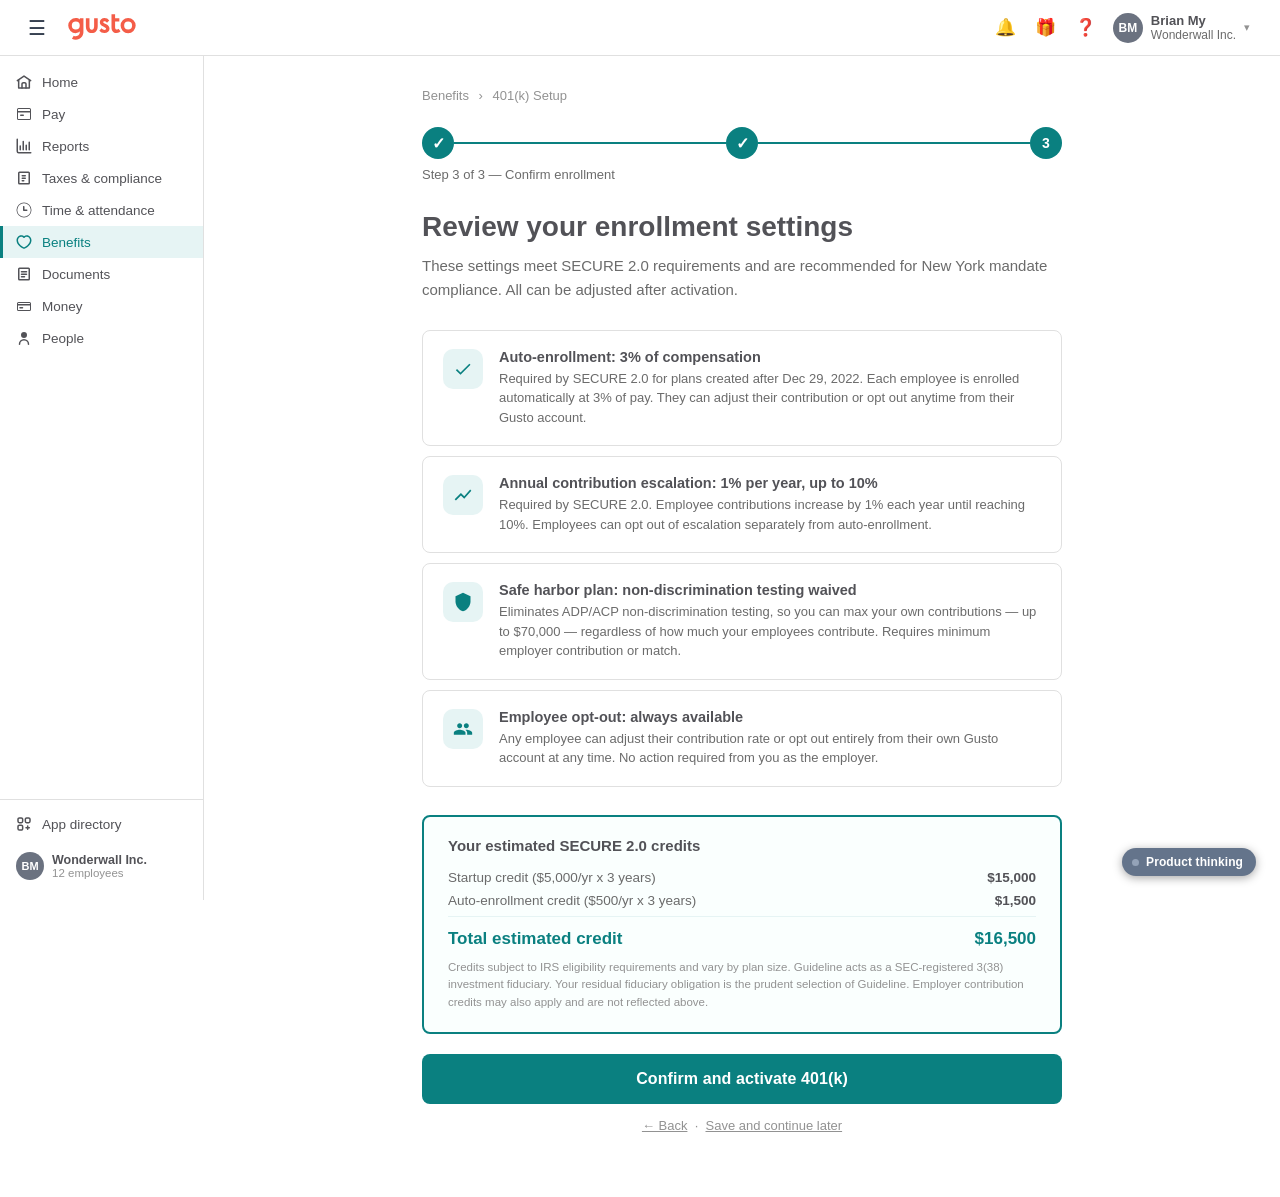
<file: setup-401k-3.html>
<!DOCTYPE html>
<html lang="en">
<head>
  <meta charset="UTF-8">
  <meta name="viewport" content="width=device-width, initial-scale=1.0">
  <title>401(k) Setup — Step 3 | Wonderwall Inc. | Gusto</title>
  <link rel="stylesheet" href="styles.css">
  <style>
    .wizard-wrap { max-width: 720px; margin: 0 auto; padding: 32px 40px 64px; }

    .breadcrumb { font-size: 13px; color: var(--text-muted); margin-bottom: 24px; }
    .breadcrumb a { color: var(--text-muted); text-decoration: none; }
    .breadcrumb a:hover { color: var(--gusto-green); }
    .breadcrumb span { margin: 0 6px; }

    .step-bar { display: flex; align-items: center; margin-bottom: 8px; }
    .step-dot {
      width: 32px; height: 32px; border-radius: 50%;
      display: flex; align-items: center; justify-content: center;
      font-size: 14px; font-weight: 700; flex-shrink: 0;
    }
    .step-dot.active { background: var(--gusto-green); color: white; }
    .step-dot.upcoming { background: white; color: var(--text-muted); border: 2px solid var(--border); }
    .step-dot.done { background: var(--gusto-green); color: white; font-size: 16px; }
    .step-line { flex: 1; height: 2px; min-width: 40px; }
    .step-line.done { background: var(--gusto-green); }
    .step-line.upcoming { background: var(--border); }

    .step-label { font-size: 13px; color: var(--text-secondary); margin-bottom: 28px; font-weight: 500; }

    .wizard-title { font-size: 28px; font-weight: 800; margin-bottom: 10px; line-height: 1.2; }
    .wizard-subtitle { font-size: 15px; color: var(--text-secondary); line-height: 1.6; margin-bottom: 28px; }

    .setting-card {
      display: flex;
      align-items: flex-start;
      gap: 16px;
      padding: 18px 20px;
      border: 1px solid var(--border);
      border-radius: var(--radius);
      margin-bottom: 10px;
    }
    .setting-icon {
      width: 40px; height: 40px;
      background: var(--gusto-green-bg);
      border-radius: 10px;
      display: flex; align-items: center; justify-content: center;
      color: var(--gusto-green);
      flex-shrink: 0;
    }
    .setting-title { font-size: 14.5px; font-weight: 700; margin-bottom: 4px; }
    .setting-desc { font-size: 13px; color: var(--text-secondary); line-height: 1.5; }

    .credit-box {
      border: 2px solid var(--gusto-green);
      border-radius: var(--radius);
      padding: 20px 24px;
      margin: 28px 0 20px;
      background: #FAFFFE;
    }
    .credit-box-title { font-size: 15px; font-weight: 700; margin-bottom: 16px; }
    .credit-line {
      display: flex; justify-content: space-between; align-items: center;
      font-size: 13.5px; margin-bottom: 8px; color: var(--text-secondary);
    }
    .credit-line strong { color: var(--text-primary); font-weight: 600; }
    .credit-total {
      display: flex; justify-content: space-between; align-items: center;
      font-size: 17px; font-weight: 800; color: var(--gusto-green);
      padding-top: 12px; margin-top: 4px;
      border-top: 1px solid var(--gusto-green-bg);
    }
    .legal-note { font-size: 11.5px; color: var(--text-muted); line-height: 1.55; margin-top: 10px; }

    .confirm-btn {
      width: 100%;
      justify-content: center;
      padding: 16px;
      font-size: 16px;
      border-radius: 8px;
      background: var(--gusto-green);
      color: white;
      border: none;
      cursor: pointer;
      font-family: inherit;
      font-weight: 700;
      letter-spacing: 0.1px;
      transition: background 0.15s;
    }
    .confirm-btn:hover { background: var(--gusto-green-dark); }

    .wizard-secondary {
      text-align: center; margin-top: 14px;
      font-size: 13px; color: var(--text-muted);
    }
    .wizard-secondary a { color: var(--text-muted); text-decoration: underline; }

    /* Success state */
    #success-state { display: none; text-align: center; padding: 40px 0; }
    .success-icon {
      width: 80px; height: 80px; border-radius: 50%;
      background: var(--gusto-green);
      color: white;
      display: flex; align-items: center; justify-content: center;
      font-size: 36px;
      margin: 0 auto 24px;
    }
    .success-title { font-size: 30px; font-weight: 800; margin-bottom: 12px; }
    .success-body { font-size: 15px; color: var(--text-secondary); line-height: 1.65; max-width: 480px; margin: 0 auto 32px; }
    .success-actions { display: flex; gap: 12px; justify-content: center; flex-wrap: wrap; }
    .success-detail {
      display: flex; align-items: center; gap: 10px;
      font-size: 13.5px; color: var(--text-secondary);
      background: var(--gusto-green-bg); border-radius: var(--radius);
      padding: 12px 16px; margin: 0 auto 28px;
      max-width: 480px;
    }
    .success-detail strong { color: var(--gusto-green); }
  </style>
</head>
<body>

<!-- Coachmarks toggle -->
<button class="cm-toggle cm-off" id="cm-toggle">
  <span class="cm-toggle-dot"></span>
  Product thinking
</button>

<!-- ─── Topbar ─── -->
<header class="topbar">
  <button class="icon-btn" style="font-size:20px; color:#374151;">☰</button>
  <a href="home-v2.html" style="display:flex;align-items:center;text-decoration:none;line-height:0;"><svg viewBox="0 0 1040.65 399.35" xmlns="http://www.w3.org/2000/svg" style="width:68px;height:auto;color:var(--gusto-red);display:block;" aria-label="Gusto" role="img"><path fill="currentColor" d="M920.06 61.34A115.69 115.69 0 1 0 1035.74 177 115.81 115.81 0 0 0 920.06 61.34zm0 176.5A60.82 60.82 0 1 1 980.88 177a60.89 60.89 0 0 1-60.82 60.84zM579.44 153.62l-20.21-10.1q-13.14-6.47-16.46-10.2a12 12 0 0 1-3.33-8.18c0-3.9 1.74-7.17 5.25-9.8s8.35-3.94 14.54-3.94q17 0 37.78 20.61l34.14-34.14a89.18 89.18 0 0 0-72.32-36.36q-31.32 0-51.41 18.48t-20.1 44.54q0 40.41 53.33 67.28l18.58 9.29q24 12.12 24 24.85 0 6.87-6.66 12.12T559 243.32q-10.11 0-23.13-7a85.18 85.18 0 0 1-23-18L479.24 255q28.67 37.57 76.76 37.57 36.16 0 57.68-19.59t21.51-48.89q0-22-11.92-38.38t-43.83-32.09zM236.05 65.92h-54.87l.18 19.73c-17.77-18-39.66-24.31-62.18-24.31a115.69 115.69 0 0 0 0 231.38c26.63 0 49.42-11.8 61.16-26.81 0 .91-.08 11.82-.11 13-.22 7.46-1.3 19.41-8.33 31.62A60.6 60.6 0 0 1 87.53 331l-27.29 47.5a114.77 114.77 0 0 0 59.46 16.64c30.36 0 68.22-12 95.07-49.21 22.33-30.92 21.28-60.13 21.28-88.41zM119.18 237.84A60.82 60.82 0 1 1 180 177a60.88 60.88 0 0 1-60.82 60.84zM454.8 65.92h-55.15v110c.11 15.58.09 42.57-11.4 54.14-5.51 5.54-11.51 10.5-24.24 10.5s-18.78-5-24.28-10.5c-11.49-11.57-11.46-38.56-11.35-54.14v-110h-55.11v109.61c-.15 22.57-.43 64.6 27.24 92.45 16.24 16.34 35.58 24.63 63.54 24.63s47.31-8.29 63.55-24.63c27.67-27.85 27.39-69.88 27.24-92.45z"/><path fill="currentColor" d="M740.05 237.18c-6.29-.85-12.48-5.34-16-13.54-2.41-5.62-3.28-13-3.28-22.09V113.1h64.81V65.75h-64.81V4.25h-55v192.84c0 18.91 1.52 41.83 14 63 10.65 18 29.41 32.55 60.2 32.55 37.33 0 64.19-27 64.19-27l-33-40.58s-14.49 14.37-31.11 12.12z"/></svg></a>
  <div class="topbar-right">
    <button class="icon-btn">🔔</button>
    <button class="icon-btn">🎁</button>
    <button class="icon-btn">❓</button>
    <div class="user-chip">
      <div class="avatar">BM</div>
      <div>
        <div class="user-name">Brian My</div>
        <div class="user-company">Wonderwall Inc.</div>
      </div>
      <span style="color:var(--text-muted); font-size:11px;">▾</span>
    </div>
  </div>
</header>

<div class="app-shell">

  <!-- ─── Sidebar ─── -->
  <nav class="sidebar">
    <a href="home-v2.html" class="nav-item"><svg class="nav-svg" viewBox="0 0 16 16" fill="currentColor" aria-hidden="true"><path fill-rule="evenodd" d="M2.667 4.983a.75.75 0 0 1 .75.75v7.517h9.166V5.733a.75.75 0 0 1 1.5 0V14a.75.75 0 0 1-.75.75H2.667a.75.75 0 0 1-.75-.75V5.733a.75.75 0 0 1 .75-.75" clip-rule="evenodd"/><path fill-rule="evenodd" d="M7.57 1.386a.75.75 0 0 1 .86 0l6.667 4.666a.75.75 0 0 1-.86 1.23L8 2.914 1.763 7.281a.75.75 0 1 1-.86-1.229zM5.25 10c0-1.15.932-2.083 2.083-2.083h1.334c1.15 0 2.083.932 2.083 2.083v4a.75.75 0 0 1-1.5 0v-4a.583.583 0 0 0-.583-.583H7.333A.583.583 0 0 0 6.75 10v4a.75.75 0 0 1-1.5 0z" clip-rule="evenodd"/></svg>Home</a>
    <a href="#" class="nav-item"><svg class="nav-svg" viewBox="0 0 16 16" fill="currentColor" aria-hidden="true"><path fill-rule="evenodd" d="M2.5 2A1.5 1.5 0 0 0 1 3.5v9A1.5 1.5 0 0 0 2.5 14h11a1.5 1.5 0 0 0 1.5-1.5v-9A1.5 1.5 0 0 0 13.5 2zM2 3.5a.5.5 0 0 1 .5-.5h11a.5.5 0 0 1 .5.5V5H2zm0 3h12v6a.5.5 0 0 1-.5.5h-11a.5.5 0 0 1-.5-.5zM4 9.25a.75.75 0 0 1 .75-.75h2.5a.75.75 0 0 1 0 1.5h-2.5A.75.75 0 0 1 4 9.25z" clip-rule="evenodd"/></svg>Pay</a>
    <a href="#" class="nav-item"><svg class="nav-svg" viewBox="0 0 16 16" fill="currentColor" aria-hidden="true"><path fill-rule="evenodd" d="M4.25 7.25A.75.75 0 0 1 5 8v3.75a.75.75 0 0 1-1.5 0V8a.75.75 0 0 1 .75-.75m3-4.5A.75.75 0 0 1 8 3.5v8.25a.75.75 0 0 1-1.5 0V3.5a.75.75 0 0 1 .75-.75m3 3.675a.75.75 0 0 1 .75.75v4.575a.75.75 0 0 1-1.5 0V7.175a.75.75 0 0 1 .75-.75m3-2.925a.75.75 0 0 1 .75.75v7.5a.75.75 0 0 1-1.5 0v-7.5a.75.75 0 0 1 .75-.75" clip-rule="evenodd"/><path fill-rule="evenodd" d="M1.25.5a.75.75 0 0 1 .75.75v12c0 .415.335.75.75.75h12a.75.75 0 0 1 0 1.5h-12A2.25 2.25 0 0 1 .5 13.25v-12A.75.75 0 0 1 1.25.5" clip-rule="evenodd"/></svg>Reports</a>
    <a href="#" class="nav-item"><svg class="nav-svg" viewBox="0 0 16 16" fill="currentColor" aria-hidden="true"><path fill-rule="evenodd" d="M3.5 1.5A1.5 1.5 0 0 0 2 3v10a1.5 1.5 0 0 0 1.5 1.5h9A1.5 1.5 0 0 0 14 13V3a1.5 1.5 0 0 0-1.5-1.5zM3.5 3h9v10h-9zm2 2.75a.75.75 0 0 1 .75-.75h3a.75.75 0 0 1 0 1.5h-3a.75.75 0 0 1-.75-.75zm0 2.5a.75.75 0 0 1 .75-.75h3a.75.75 0 0 1 0 1.5h-3a.75.75 0 0 1-.75-.75zm0 2.5a.75.75 0 0 1 .75-.75h1.5a.75.75 0 0 1 0 1.5h-1.5a.75.75 0 0 1-.75-.75z" clip-rule="evenodd"/></svg>Taxes &amp; compliance</a>
    <a href="#" class="nav-item"><svg class="nav-svg" viewBox="0 0 16 16" fill="currentColor" aria-hidden="true"><path fill-rule="evenodd" d="M8 1.25a6.75 6.75 0 1 0 0 13.5A6.75 6.75 0 0 0 8 1.25zM.5 8a7.5 7.5 0 1 1 15 0A7.5 7.5 0 0 1 .5 8zm7.25-4a.75.75 0 0 1 .75.75V7.5h2.25a.75.75 0 0 1 0 1.5h-3a.75.75 0 0 1-.75-.75v-4A.75.75 0 0 1 7.75 4z" clip-rule="evenodd"/></svg>Time &amp; attendance</a>
    <a href="benefits-v2.html" class="nav-item active"><svg class="nav-svg" viewBox="0 0 16 16" fill="currentColor" aria-hidden="true"><path fill-rule="evenodd" d="M5.228 2.75C3.37 2.75 2 4.53 2 6.316c0 1.865 1.172 3.6 2.628 4.918.717.648 1.47 1.167 2.115 1.52.322.176.607.305.84.389.246.09.38.107.417.107s.171-.018.418-.107a6 6 0 0 0 .84-.39 11.4 11.4 0 0 0 2.114-1.52C12.828 9.916 14 8.182 14 6.317c0-1.785-1.37-3.566-3.228-3.566-1.08 0-1.782.53-2.202 1.02a.75.75 0 0 1-1.14 0c-.42-.49-1.121-1.02-2.202-1.02ZM.5 6.316C.5 3.938 2.324 1.25 5.228 1.25c1.219 0 2.131.456 2.772.985a4.26 4.26 0 0 1 2.772-.985c2.904 0 4.728 2.688 4.728 5.066 0 2.486-1.536 4.593-3.122 6.03a13 13 0 0 1-2.4 1.723c-.374.204-.73.37-1.05.485-.305.11-.632.196-.928.196s-.623-.086-.928-.196a8 8 0 0 1-1.05-.485 13 13 0 0 1-2.4-1.724C2.036 10.91.5 8.802.5 6.316" clip-rule="evenodd"/></svg>Benefits</a>
    <a href="#" class="nav-item"><svg class="nav-svg" viewBox="0 0 16 16" fill="currentColor" aria-hidden="true"><path fill-rule="evenodd" d="M3.5 1.5A1.5 1.5 0 0 0 2 3v10a1.5 1.5 0 0 0 1.5 1.5h9A1.5 1.5 0 0 0 14 13V3a1.5 1.5 0 0 0-1.5-1.5zM3.5 3h9v10h-9zm1.25 2.75a.75.75 0 0 1 .75-.75h5a.75.75 0 0 1 0 1.5h-5a.75.75 0 0 1-.75-.75zm0 2.5a.75.75 0 0 1 .75-.75h5a.75.75 0 0 1 0 1.5h-5a.75.75 0 0 1-.75-.75zm0 2.5a.75.75 0 0 1 .75-.75h3a.75.75 0 0 1 0 1.5h-3a.75.75 0 0 1-.75-.75z" clip-rule="evenodd"/></svg>Documents</a>
    <a href="#" class="nav-item"><svg class="nav-svg" viewBox="0 0 16 16" fill="currentColor" aria-hidden="true"><path fill-rule="evenodd" d="M2.5 4A1.5 1.5 0 0 0 1 5.5v6A1.5 1.5 0 0 0 2.5 13h11a1.5 1.5 0 0 0 1.5-1.5v-6A1.5 1.5 0 0 0 13.5 4zM2 5.5a.5.5 0 0 1 .5-.5h11a.5.5 0 0 1 .5.5V6H2zm0 2h12v4a.5.5 0 0 1-.5.5h-11a.5.5 0 0 1-.5-.5zM4 9a.75.75 0 0 0 0 1.5h2.5A.75.75 0 0 0 6.5 9z" clip-rule="evenodd"/></svg>Money</a>
    <a href="#" class="nav-item"><svg class="nav-svg" viewBox="0 0 16 16" fill="currentColor" aria-hidden="true"><path d="M8 8a3 3 0 1 0 0-6 3 3 0 0 0 0 6zm-5.25 6.25a.75.75 0 0 0 1.5 0 3.75 3.75 0 0 1 7.5 0 .75.75 0 0 0 1.5 0 5.25 5.25 0 0 0-10.5 0z"/></svg>People</a>
    <div class="nav-spacer"></div>
    <div class="nav-divider"></div>
    <a href="app-directory.html" class="nav-item"><svg class="nav-svg" viewBox="0 0 16 16" fill="currentColor" aria-hidden="true"><path fill-rule="evenodd" d="M3.333 2.75a.583.583 0 0 0-.583.583v2c0 .323.26.584.583.584h2a.583.583 0 0 0 .584-.584v-2a.583.583 0 0 0-.584-.583zm-2.083.583c0-1.15.932-2.083 2.083-2.083h2c1.151 0 2.084.932 2.084 2.083v2a2.084 2.084 0 0 1-2.084 2.084h-2A2.083 2.083 0 0 1 1.25 5.333zm9.417-.583a.583.583 0 0 0-.584.583v2c0 .323.261.584.584.584h2a.583.583 0 0 0 .583-.584v-2a.583.583 0 0 0-.583-.583zm-2.084.583c0-1.15.933-2.083 2.084-2.083h2c1.15 0 2.083.932 2.083 2.083v2a2.083 2.083 0 0 1-2.083 2.084h-2a2.083 2.083 0 0 1-2.084-2.084zm-5.25 6.75a.583.583 0 0 0-.583.584v2c0 .322.26.583.583.583h2c.323 0 .584-.26.584-.583v-2a.583.583 0 0 0-.584-.584zm-2.083.584c0-1.151.932-2.084 2.083-2.084h2c1.151 0 2.084.933 2.084 2.084v2c0 1.15-.933 2.083-2.084 2.083h-2a2.083 2.083 0 0 1-2.083-2.083zM11.667 9.25a.75.75 0 0 1 .75.75v3.333a.75.75 0 0 1-1.5 0V10a.75.75 0 0 1 .75-.75" clip-rule="evenodd"/><path fill-rule="evenodd" d="M9.25 11.667a.75.75 0 0 1 .75-.75h3.333a.75.75 0 0 1 0 1.5H10a.75.75 0 0 1-.75-.75" clip-rule="evenodd"/></svg>App directory</a>
    <div style="padding: 12px 16px 0;">
      <div style="display:flex; align-items:center; gap:8px;">
        <div class="avatar" style="width:28px; height:28px; font-size:11px;">BM</div>
        <div>
          <div style="font-size:12.5px; font-weight:600;">Wonderwall Inc.</div>
          <div style="font-size:11.5px; color:var(--text-muted);">12 employees</div>
        </div>
      </div>
    </div>
  </nav>

  <!-- ─── Page area ─── -->
  <div class="page-area">
    <div class="wizard-wrap">

      <!-- Setup form -->
      <div id="setup-form">

        <div class="breadcrumb">
          <a href="benefits-v2.html">Benefits</a>
          <span>›</span>
          401(k) Setup
        </div>

        <!-- Step indicator — steps 1 and 2 done, step 3 active -->
        <div class="step-bar">
          <div class="step-dot done">✓</div>
          <div class="step-line done"></div>
          <div class="step-dot done">✓</div>
          <div class="step-line done"></div>
          <div class="step-dot active">3</div>
        </div>
        <div class="step-label">Step 3 of 3 — Confirm enrollment</div>

        <h1 class="wizard-title">Review your enrollment settings</h1>
        <p class="wizard-subtitle">These settings meet SECURE 2.0 requirements and are recommended for New York mandate compliance. All can be adjusted after activation.</p>

        <!-- Settings -->
        <div class="setting-card">
          <div class="setting-icon">
            <svg width="20" height="20" viewBox="0 0 24 24" fill="currentColor">
              <path d="M9 16.17L4.83 12l-1.42 1.41L9 19 21 7l-1.41-1.41z"/>
            </svg>
          </div>
          <div>
            <div class="setting-title">Auto-enrollment: 3% of compensation</div>
            <div class="setting-desc">Required by SECURE 2.0 for plans created after Dec 29, 2022. Each employee is enrolled automatically at 3% of pay. They can adjust their contribution or opt out anytime from their Gusto account.</div>
          </div>
        </div>

        <div class="setting-card">
          <div class="setting-icon">
            <svg width="20" height="20" viewBox="0 0 24 24" fill="currentColor">
              <path d="M3.5 18.49l6-6.01 4 4L22 6.92l-1.41-1.41-7.09 7.97-4-4L2 16.99z"/>
            </svg>
          </div>
          <div>
            <div class="setting-title">Annual contribution escalation: 1% per year, up to 10%</div>
            <div class="setting-desc">Required by SECURE 2.0. Employee contributions increase by 1% each year until reaching 10%. Employees can opt out of escalation separately from auto-enrollment.</div>
          </div>
        </div>

        <div class="setting-card">
          <div class="setting-icon">
            <svg width="20" height="20" viewBox="0 0 24 24" fill="currentColor">
              <path d="M12 1L3 5v6c0 5.55 3.84 10.74 9 12 5.16-1.26 9-6.45 9-12V5l-9-4z"/>
            </svg>
          </div>
          <div>
            <div class="setting-title">Safe harbor plan: non-discrimination testing waived</div>
            <div class="setting-desc">Eliminates ADP/ACP non-discrimination testing, so you can max your own contributions — up to $70,000 — regardless of how much your employees contribute. Requires minimum employer contribution or match.</div>
          </div>
        </div>

        <div class="setting-card">
          <div class="setting-icon">
            <svg width="20" height="20" viewBox="0 0 24 24" fill="currentColor">
              <path d="M16 11c1.66 0 2.99-1.34 2.99-3S17.66 5 16 5c-1.66 0-3 1.34-3 3s1.34 3 3 3zm-8 0c1.66 0 2.99-1.34 2.99-3S9.66 5 8 5C6.34 5 5 6.34 5 8s1.34 3 3 3zm0 2c-2.33 0-7 1.17-7 3.5V19h14v-2.5c0-2.33-4.67-3.5-7-3.5zm8 0c-.29 0-.62.02-.97.05 1.16.84 1.97 1.97 1.97 3.45V19h6v-2.5c0-2.33-4.67-3.5-7-3.5z"/>
            </svg>
          </div>
          <div>
            <div class="setting-title">Employee opt-out: always available</div>
            <div class="setting-desc">Any employee can adjust their contribution rate or opt out entirely from their own Gusto account at any time. No action required from you as the employer.</div>
          </div>
        </div>

        <!-- Credit summary -->
        <div class="credit-box" style="position:relative;">
          <span class="cm-badge" style="top:-10px;right:-10px;">10
            <div class="cm-tip cm-tip-l">
              <div class="cm-tip-label">Design decision</div>
              The close. Repeating $16,500 right before the commit button converts hesitators. The last thing they see before clicking is "this is effectively free for 3 years." Classic e-commerce pattern — show the value at the moment of commitment, not just at the top of the funnel.
            </div>
          </span>
          <div class="credit-box-title">Your estimated SECURE 2.0 credits</div>
          <div class="credit-line">
            <span>Startup credit ($5,000/yr x 3 years)</span>
            <strong>$15,000</strong>
          </div>
          <div class="credit-line">
            <span>Auto-enrollment credit ($500/yr x 3 years)</span>
            <strong>$1,500</strong>
          </div>
          <div class="credit-total">
            <span>Total estimated credit</span>
            <span>$16,500</span>
          </div>
          <div class="legal-note">Credits subject to IRS eligibility requirements and vary by plan size. Guideline acts as a SEC-registered 3(38) investment fiduciary. Your residual fiduciary obligation is the prudent selection of Guideline. Employer contribution credits may also apply and are not reflected above.</div>
        </div>

        <!-- Confirm button -->
        <div style="position:relative;">
          <span class="cm-badge" style="top:-10px;right:-10px;">11
            <div class="cm-tip cm-tip-l">
              <div class="cm-tip-label">Design decision</div>
              One click replaces the entire current flow: exit Gusto, land on Guideline cold, scroll a comparison table, pick a plan, hit an error. Three screens inside Gusto vs an abandoned external flow. That's "make the work disappear" delivered.
            </div>
          </span>
          <button class="confirm-btn" onclick="activate()">Confirm and activate 401(k)</button>
        </div>
        <div class="wizard-secondary">
          <a href="setup-401k-2.html">← Back</a> &nbsp;·&nbsp; <a href="#">Save and continue later</a>
        </div>

      </div>

      <!-- ─── Success state (shown after confirm) ─── -->
      <div id="success-state">
        <div class="success-icon">✓</div>
        <h2 class="success-title">You're enrolled!</h2>

        <div class="success-detail">
          <svg width="18" height="18" viewBox="0 0 24 24" fill="currentColor" style="flex-shrink:0;color:var(--gusto-green);">
            <path d="M9 16.17L4.83 12l-1.42 1.41L9 19 21 7l-1.41-1.41z"/>
          </svg>
          <span>Your 401(k) is active through Guideline. <strong>$16,500 in SECURE 2.0 credits apply automatically.</strong></span>
        </div>

        <p class="success-body">Your 12 employees will receive enrollment invitations within 2 business days. Each can set their own contribution rate or opt out from their Gusto account. Your first payroll deduction will reflect 3% auto-enrollment.</p>

        <p class="success-body" style="margin-top:-16px;">You're now compliant with the New York retirement mandate. Gusto will handle all IRS filings and Guideline will manage investment options — you don't need to do anything else.</p>

        <div class="success-actions">
          <a href="benefits-v2.html" class="btn-primary">Return to Benefits</a>
          <a href="home-v2.html" class="btn-outline">Go to Dashboard</a>
        </div>
      </div>

    </div>
  </div>

</div>

<script>
function activate() {
  document.getElementById('setup-form').style.display = 'none';
  document.getElementById('success-state').style.display = 'block';
  window.scrollTo({ top: 0, behavior: 'smooth' });
}
</script>
<script src="coachmarks.js"></script>

</body>
</html>
</file>
<file: styles.css>
/* ─── Gusto Prototype — Shared Styles ─── */

@font-face {
  font-family: 'GCentra';
  src: url('https://d3bnlkto289wdc.cloudfront.net/vite-dev/assets/gcentra-medium-BypWhw_v.woff2') format('woff2');
  font-weight: 400 700;
  font-style: normal;
  font-display: swap;
}

:root {
  --gusto-red:        #F45D48;
  --gusto-green:      #0A8080;
  --gusto-green-dark: #086666;
  --gusto-green-bg:   #E6F4F4;
  --border:           #E0E0E0;
  --text-primary:     #525257;
  --text-secondary:   #6B6B6B;
  --text-muted:       #929292;
  --bg-white:         #FFFFFF;
  --bg-light:         #F6F6F6;
  --radius:           8px;
  --sidebar-w:        204px;
  --topbar-h:         56px;
}

*, *::before, *::after { box-sizing: border-box; margin: 0; padding: 0; }

body {
  font-family: 'GCentra', -apple-system, BlinkMacSystemFont, 'Segoe UI', Roboto, Helvetica, Arial, sans-serif;
  color: var(--text-primary);
  background: var(--bg-white);
  font-size: 14px;
  -webkit-font-smoothing: antialiased;
}

a { text-decoration: none; }

/* ─── Topbar ─── */
.topbar {
  position: fixed; top: 0; left: 0; right: 0; z-index: 200;
  height: var(--topbar-h);
  display: flex; align-items: center; gap: 14px;
  padding: 0 20px;
  background: white;
  border-bottom: 1px solid var(--border);
}

.topbar-logo {
  font-size: 22px; font-weight: 900; font-style: italic;
  color: var(--gusto-red); letter-spacing: -1.5px;
  text-decoration: none;
  flex-shrink: 0;
}

.topbar-right {
  margin-left: auto;
  display: flex; align-items: center; gap: 6px;
}

.icon-btn {
  background: none; border: none; cursor: pointer;
  width: 34px; height: 34px; border-radius: 50%;
  display: flex; align-items: center; justify-content: center;
  color: var(--text-secondary); font-size: 17px;
  transition: background 0.15s;
}
.icon-btn:hover { background: var(--bg-light); }

.user-chip {
  display: flex; align-items: center; gap: 8px;
  padding: 4px 10px 4px 4px;
  border-radius: 20px; cursor: pointer;
  transition: background 0.15s;
}
.user-chip:hover { background: var(--bg-light); }

.avatar {
  width: 30px; height: 30px; border-radius: 50%;
  background: #6B7280; color: white;
  font-size: 12px; font-weight: 700;
  display: flex; align-items: center; justify-content: center;
  flex-shrink: 0;
}

.user-name { font-size: 13px; font-weight: 600; }
.user-company { font-size: 12px; color: var(--text-secondary); }

/* ─── Sidebar ─── */
.sidebar {
  position: fixed; top: var(--topbar-h); left: 0; bottom: 0;
  width: var(--sidebar-w);
  background: white;
  border-right: 1px solid var(--border);
  overflow-y: auto;
  padding: 10px 0 20px;
  display: flex; flex-direction: column;
}

.nav-item {
  display: flex; align-items: center; gap: 10px;
  padding: 8px 16px 8px 13px;
  font-size: 13.5px; font-weight: 500;
  color: var(--text-primary);
  text-decoration: none;
  border-left: 3px solid transparent;
  transition: background 0.12s;
  white-space: nowrap;
}
.nav-item:hover { background: var(--bg-light); }
.nav-item.active {
  border-left-color: var(--gusto-green);
  color: var(--gusto-green);
  background: var(--gusto-green-bg);
}
.nav-icon { font-size: 15px; width: 20px; text-align: center; flex-shrink: 0; }
.nav-svg { width: 16px; height: 16px; flex-shrink: 0; }

.nav-spacer { flex: 1; }
.nav-divider { height: 1px; background: var(--border); margin: 8px 0; }

.nav-section-label {
  padding: 10px 16px 4px;
  font-size: 10.5px; font-weight: 700;
  color: var(--text-muted); text-transform: uppercase; letter-spacing: 0.6px;
}

/* ─── Shell ─── */
.app-shell {
  padding-top: var(--topbar-h);
  display: flex; min-height: 100vh;
}

.page-area {
  margin-left: var(--sidebar-w);
  flex: 1; min-height: calc(100vh - var(--topbar-h));
}

/* ─── Home layout ─── */
.home-grid {
  display: grid;
  grid-template-columns: 1fr 300px;
  min-height: calc(100vh - var(--topbar-h));
}

.home-body { padding: 32px 36px 48px; }

.home-panel {
  padding: 32px 24px 48px;
  border-left: 1px solid var(--border);
}

/* ─── Buttons ─── */
.btn-primary {
  display: inline-flex; align-items: center; justify-content: center;
  padding: 9px 18px;
  background: var(--gusto-green); color: white;
  border: none; border-radius: 6px;
  font-size: 14px; font-weight: 600; cursor: pointer;
  text-decoration: none; white-space: nowrap;
  transition: background 0.15s;
}
.btn-primary:hover { background: var(--gusto-green-dark); }

.btn-outline {
  display: inline-flex; align-items: center;
  padding: 8px 16px;
  border: 1.5px solid #374151; border-radius: 6px;
  font-size: 13.5px; font-weight: 500; cursor: pointer;
  background: none; color: #374151; text-decoration: none;
  transition: background 0.15s;
}
.btn-outline:hover { background: var(--bg-light); }

.link-action {
  color: var(--gusto-green); font-weight: 500; font-size: 13.5px;
  text-decoration: none; display: inline-flex; align-items: center; gap: 3px;
}
.link-action:hover { color: var(--gusto-green-dark); text-decoration: underline; }

/* ─── Progress ─── */
.progress-label-row {
  display: flex; justify-content: space-between; align-items: center;
  margin-bottom: 6px;
}
.progress-label { font-size: 14px; font-weight: 600; }
.progress-pct { font-size: 13px; color: var(--text-secondary); font-weight: 500; }

.progress-track {
  height: 8px; background: var(--border); border-radius: 100px; overflow: hidden;
}
.progress-fill { height: 100%; background: var(--gusto-green); border-radius: 100px; }

/* ─── Setup card ─── */
.setup-card {
  display: flex; align-items: center; gap: 16px;
  border: 1px solid var(--border); border-radius: var(--radius);
  padding: 18px 20px; margin: 16px 0 8px;
}
.setup-emoji { font-size: 38px; flex-shrink: 0; }
.setup-info { flex: 1; }
.setup-title { font-size: 15px; font-weight: 600; margin-bottom: 3px; }
.setup-desc { font-size: 13px; color: var(--text-secondary); }

/* ─── Section headers ─── */
.section-header {
  display: flex; align-items: center; justify-content: space-between;
  margin-bottom: 12px;
}
.section-title { font-size: 17px; font-weight: 700; }

/* ─── Empty states ─── */
.empty-card {
  border: 1px solid var(--border); border-radius: var(--radius);
  padding: 40px 24px; text-align: center; margin-bottom: 24px;
}
.empty-icon { font-size: 42px; margin-bottom: 12px; }
.empty-title { font-size: 16px; font-weight: 600; margin-bottom: 6px; }
.empty-desc { font-size: 13px; color: var(--text-secondary); }

/* ─── Right panel ─── */
.panel-section { margin-bottom: 28px; }
.panel-title { font-size: 15px; font-weight: 700; margin-bottom: 8px; }
.panel-subtitle { font-size: 12.5px; color: var(--text-secondary); line-height: 1.5; }

.panel-title-row {
  display: flex; align-items: center; justify-content: space-between; margin-bottom: 10px;
}

.calendar-pill {
  display: flex; align-items: center; gap: 10px;
  border: 1px solid var(--border); border-radius: 8px; padding: 10px 14px;
}
.cal-tag { font-size: 10px; font-weight: 700; color: var(--text-secondary); text-transform: uppercase; letter-spacing: 0.4px; margin-bottom: 2px; }
.cal-title { font-size: 13px; font-weight: 600; }
.cal-date { font-size: 12px; color: var(--text-muted); }

.referral-box {
  border: 1px solid var(--border); border-radius: var(--radius);
  padding: 16px; background: var(--bg-light);
}
.referral-icon { font-size: 26px; margin-bottom: 8px; }
.referral-title { font-size: 14px; font-weight: 700; margin-bottom: 4px; }
.referral-desc { font-size: 12.5px; color: var(--text-secondary); margin-bottom: 12px; line-height: 1.5; }
.referral-row { display: flex; gap: 6px; }
.referral-input {
  flex: 1; min-width: 0; border: 1px solid var(--border); border-radius: 6px;
  padding: 7px 10px; font-size: 12.5px; background: white; color: var(--text-secondary);
  outline: none; overflow: hidden; text-overflow: ellipsis; white-space: nowrap;
}
.referral-note { font-size: 11.5px; color: var(--text-secondary); margin-top: 8px; }

/* ─── Benefits ─── */
.page-content { padding: 32px 40px 48px; }
.page-title { font-size: 24px; font-weight: 800; margin-bottom: 28px; }

.rec-grid {
  display: grid; grid-template-columns: 1fr 1fr; gap: 16px; margin-bottom: 36px;
}

.rec-card {
  border: 1px solid var(--border); border-radius: var(--radius); padding: 24px;
}
.rec-emoji { font-size: 36px; margin-bottom: 12px; }
.rec-title { font-size: 17px; font-weight: 700; margin-bottom: 8px; }
.rec-desc { font-size: 13.5px; color: var(--text-secondary); line-height: 1.5; margin-bottom: 18px; }

.benefits-list-title { font-size: 19px; font-weight: 700; margin-bottom: 20px; }

.cat-header {
  display: flex; align-items: center; gap: 10px;
  margin: 28px 0 12px;
}
.cat-emoji { font-size: 30px; }
.cat-name { font-size: 17px; font-weight: 700; }
.cat-count {
  background: var(--bg-light); color: var(--text-secondary);
  border-radius: 100px; padding: 2px 9px; font-size: 12px; font-weight: 600;
}

.benefit-row {
  display: flex; align-items: center;
  padding: 15px 18px;
  border: 1px solid var(--border); border-radius: var(--radius);
  margin-bottom: 8px; cursor: pointer; text-decoration: none; color: inherit;
  transition: background 0.12s;
}
.benefit-row:hover { background: var(--bg-light); }
.benefit-info { flex: 1; }
.benefit-title { font-size: 14.5px; font-weight: 600; margin-bottom: 3px; }
.benefit-desc { font-size: 13px; color: var(--text-secondary); line-height: 1.4; }
.benefit-cta { color: var(--gusto-green); font-size: 13.5px; font-weight: 500; white-space: nowrap; margin-left: 16px; }

.show-more {
  background: none; border: none; cursor: pointer;
  color: var(--gusto-green); font-size: 13.5px; font-weight: 500;
  display: flex; align-items: center; gap: 5px;
  padding: 6px 0; margin-bottom: 4px;
}
.show-more:hover { color: var(--gusto-green-dark); }

/* ─── App Directory ─── */
.appdir-layout {
  display: grid;
  grid-template-columns: 220px 1fr;
  min-height: calc(100vh - var(--topbar-h));
}

.appdir-sidebar {
  border-right: 1px solid var(--border);
  padding: 20px 0;
  overflow-y: auto;
}

.appdir-nav-section { margin-bottom: 20px; }

.appdir-nav-label {
  padding: 4px 20px 6px;
  font-size: 10.5px; font-weight: 700;
  color: var(--text-muted); text-transform: uppercase; letter-spacing: 0.6px;
}

.appdir-nav-link {
  display: block; padding: 6px 20px;
  font-size: 13.5px; color: var(--text-primary);
  text-decoration: none; transition: background 0.12s;
}
.appdir-nav-link:hover { background: var(--bg-light); }
.appdir-nav-link.active { color: var(--gusto-green); font-weight: 600; }

.appdir-main { padding: 32px 40px 48px; }

.appdir-header {
  display: flex; align-items: flex-start; justify-content: space-between;
  margin-bottom: 24px;
}
.appdir-title { font-size: 24px; font-weight: 800; margin-bottom: 4px; }
.appdir-subtitle { font-size: 13px; color: var(--text-secondary); }

.search-bar {
  display: flex; align-items: center; gap: 10px;
  border: 1.5px solid var(--border); border-radius: var(--radius);
  padding: 9px 14px; background: white; margin-bottom: 28px;
}
.search-bar:focus-within { border-color: var(--gusto-green); }
.search-input {
  border: none; outline: none; font-size: 14px;
  color: var(--text-secondary); width: 100%; background: transparent;
}

.appdir-section-title { font-size: 18px; font-weight: 700; margin-bottom: 6px; }
.appdir-section-desc { font-size: 13.5px; color: var(--text-secondary); margin-bottom: 20px; line-height: 1.5; }

.app-grid {
  display: grid; grid-template-columns: 1fr 1fr; gap: 16px;
}

.app-card {
  border: 1px solid var(--border); border-radius: var(--radius);
  padding: 24px; display: flex; flex-direction: column;
  transition: box-shadow 0.15s;
}
.app-card:hover { box-shadow: 0 2px 8px rgba(0,0,0,0.08); }

.app-logo-wrap { display: flex; align-items: center; gap: 10px; margin-bottom: 12px; }

.app-logo {
  width: 48px; height: 48px; border-radius: 10px;
  display: flex; align-items: center; justify-content: center;
  font-size: 18px; font-weight: 800; flex-shrink: 0; overflow: hidden;
}

.app-logo img { width: 100%; height: 100%; object-fit: contain; }

.app-name-row { display: flex; align-items: center; gap: 6px; flex-wrap: wrap; }
.app-name { font-size: 15px; font-weight: 700; }

.badge {
  font-size: 11px; font-weight: 600; padding: 2px 8px;
  border-radius: 100px; flex-shrink: 0;
}
.badge-popular { background: #FEF3C7; color: #92400E; }
.badge-new     { background: #DBEAFE; color: #1E40AF; }
.badge-connected { background: var(--gusto-green-bg); color: var(--gusto-green); }

.check-icon {
  display: inline-flex; align-items: center; justify-content: center;
  width: 18px; height: 18px; border-radius: 50%;
  background: var(--gusto-green); color: white; font-size: 11px; flex-shrink: 0;
}

.app-desc {
  font-size: 13.5px; color: var(--text-secondary); line-height: 1.5;
  margin-bottom: 16px; flex: 1;
}

/* ─── Coachmarks ─── */
.cm-toggle {
  position: fixed;
  bottom: 24px; right: 24px;
  z-index: 500;
  display: flex; align-items: center; gap: 7px;
  padding: 7px 13px 7px 10px;
  background: #1E293B; color: white;
  border: none; border-radius: 20px;
  font-size: 12px; font-weight: 600; font-family: inherit;
  cursor: pointer; user-select: none; letter-spacing: 0.1px;
  box-shadow: 0 2px 10px rgba(0,0,0,0.35);
  transition: background 0.15s;
}
.cm-toggle:hover { background: #334155; }
.cm-toggle.cm-off { background: #64748B; }
.cm-toggle.cm-off:hover { background: #475569; }
.cm-toggle-dot {
  width: 7px; height: 7px; border-radius: 50%;
  background: #4ADE80; flex-shrink: 0; transition: background 0.15s;
}
.cm-toggle.cm-off .cm-toggle-dot { background: #94A3B8; }

.cm-badge {
  position: absolute;
  width: 22px; height: 22px; border-radius: 50%;
  background: #F59E0B; color: white;
  font-size: 11px; font-weight: 700; font-family: inherit;
  display: flex; align-items: center; justify-content: center;
  cursor: pointer; z-index: 300; line-height: 1;
  box-shadow: 0 2px 6px rgba(0,0,0,0.3);
}


.cm-tip {
  display: none;
  position: absolute;
  width: 272px;
  background: #1E293B; color: #E2E8F0;
  border-radius: 10px;
  padding: 14px 16px;
  font-size: 12.5px; font-weight: 400; font-family: inherit;
  line-height: 1.6;
  box-shadow: 0 6px 24px rgba(0,0,0,0.4);
  z-index: 800;
  pointer-events: auto;
}
.cm-tip.open { display: block; }
.cm-tip-label {
  font-size: 10px; font-weight: 700;
  text-transform: uppercase; letter-spacing: 0.9px;
  color: #F59E0B; margin-bottom: 8px;
}

/* Tooltip direction helpers — relative to the badge */
.cm-tip-r  { left: 28px;   top: -6px; }
.cm-tip-l  { right: 28px;  top: -6px; }
.cm-tip-bl { top: 28px;    left: 0; }
.cm-tip-br { top: 28px;    right: 0; }
.cm-tip-al { bottom: 28px; left: 0; }

/* Hidden when coachmarks are off */
body.cm-off .cm-badge        { display: none !important; }
body.cm-off .cm-tip.open     { display: none !important; }
</file>
